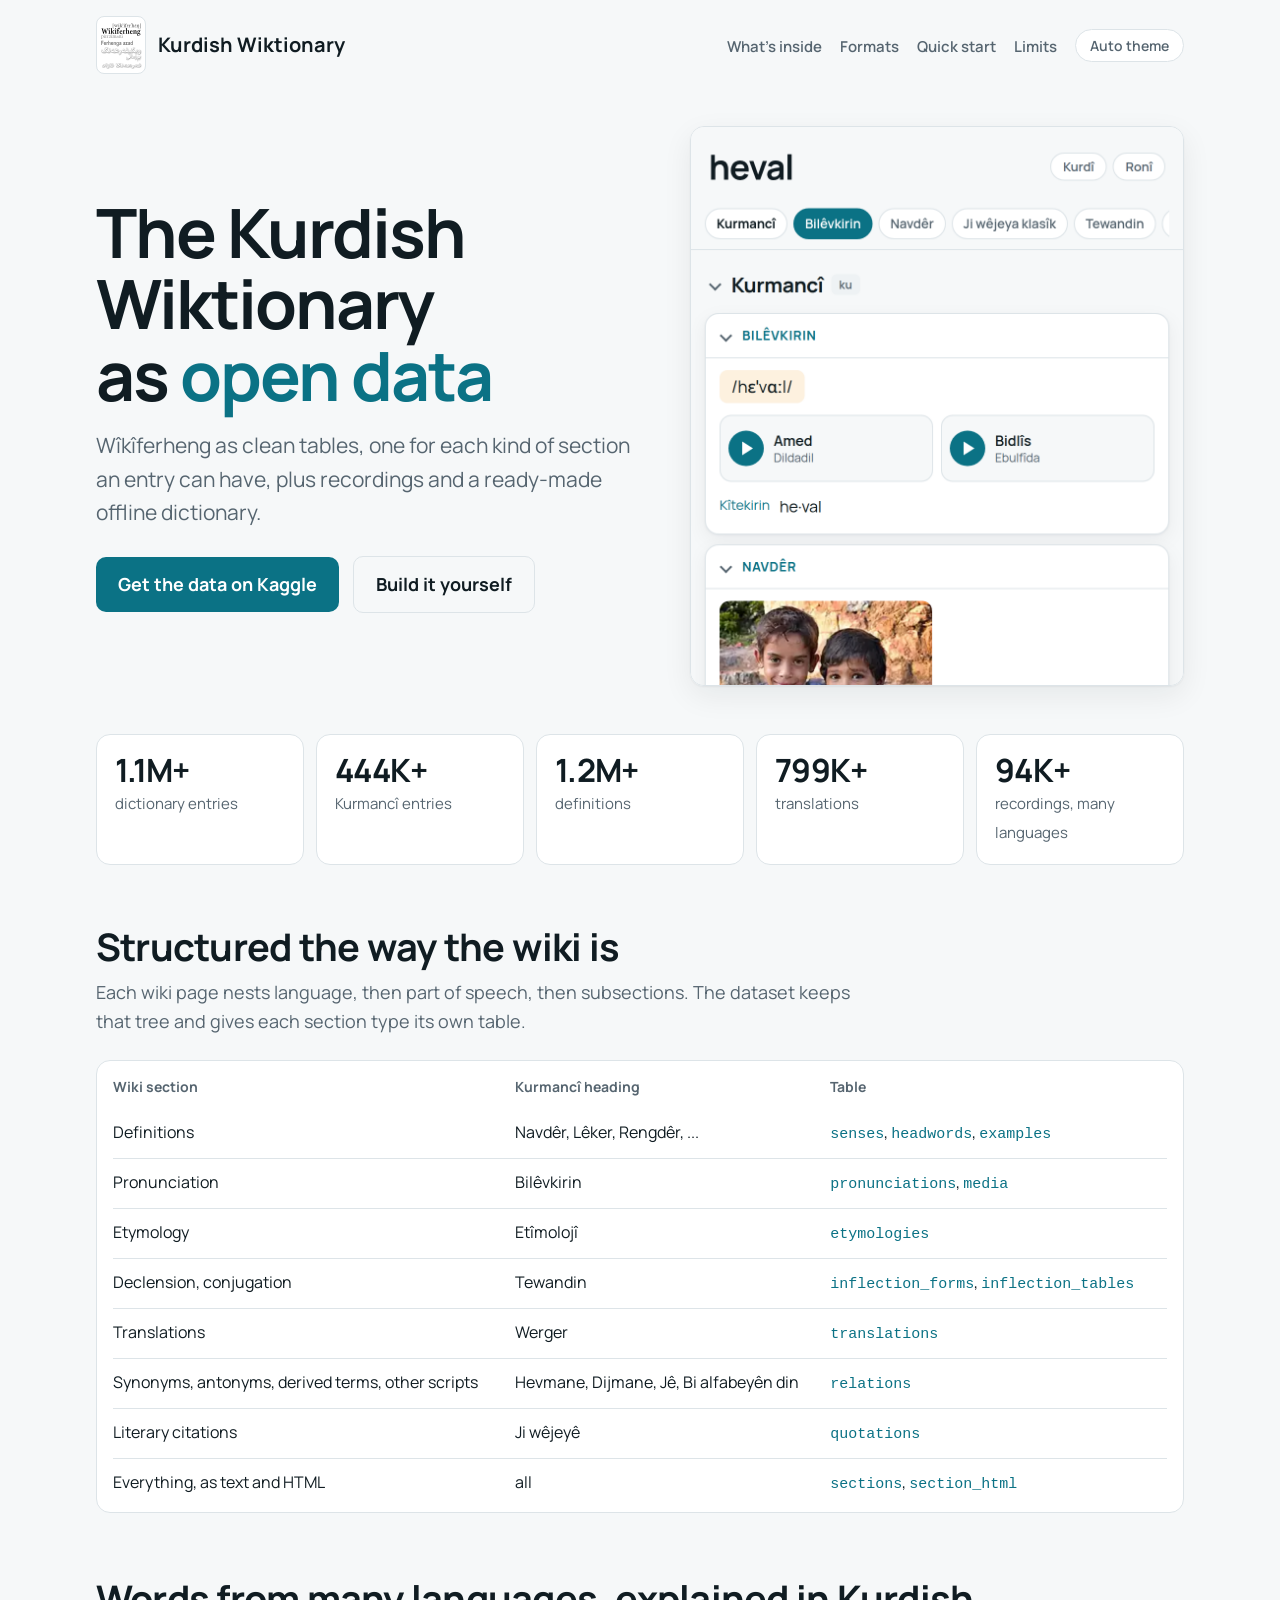
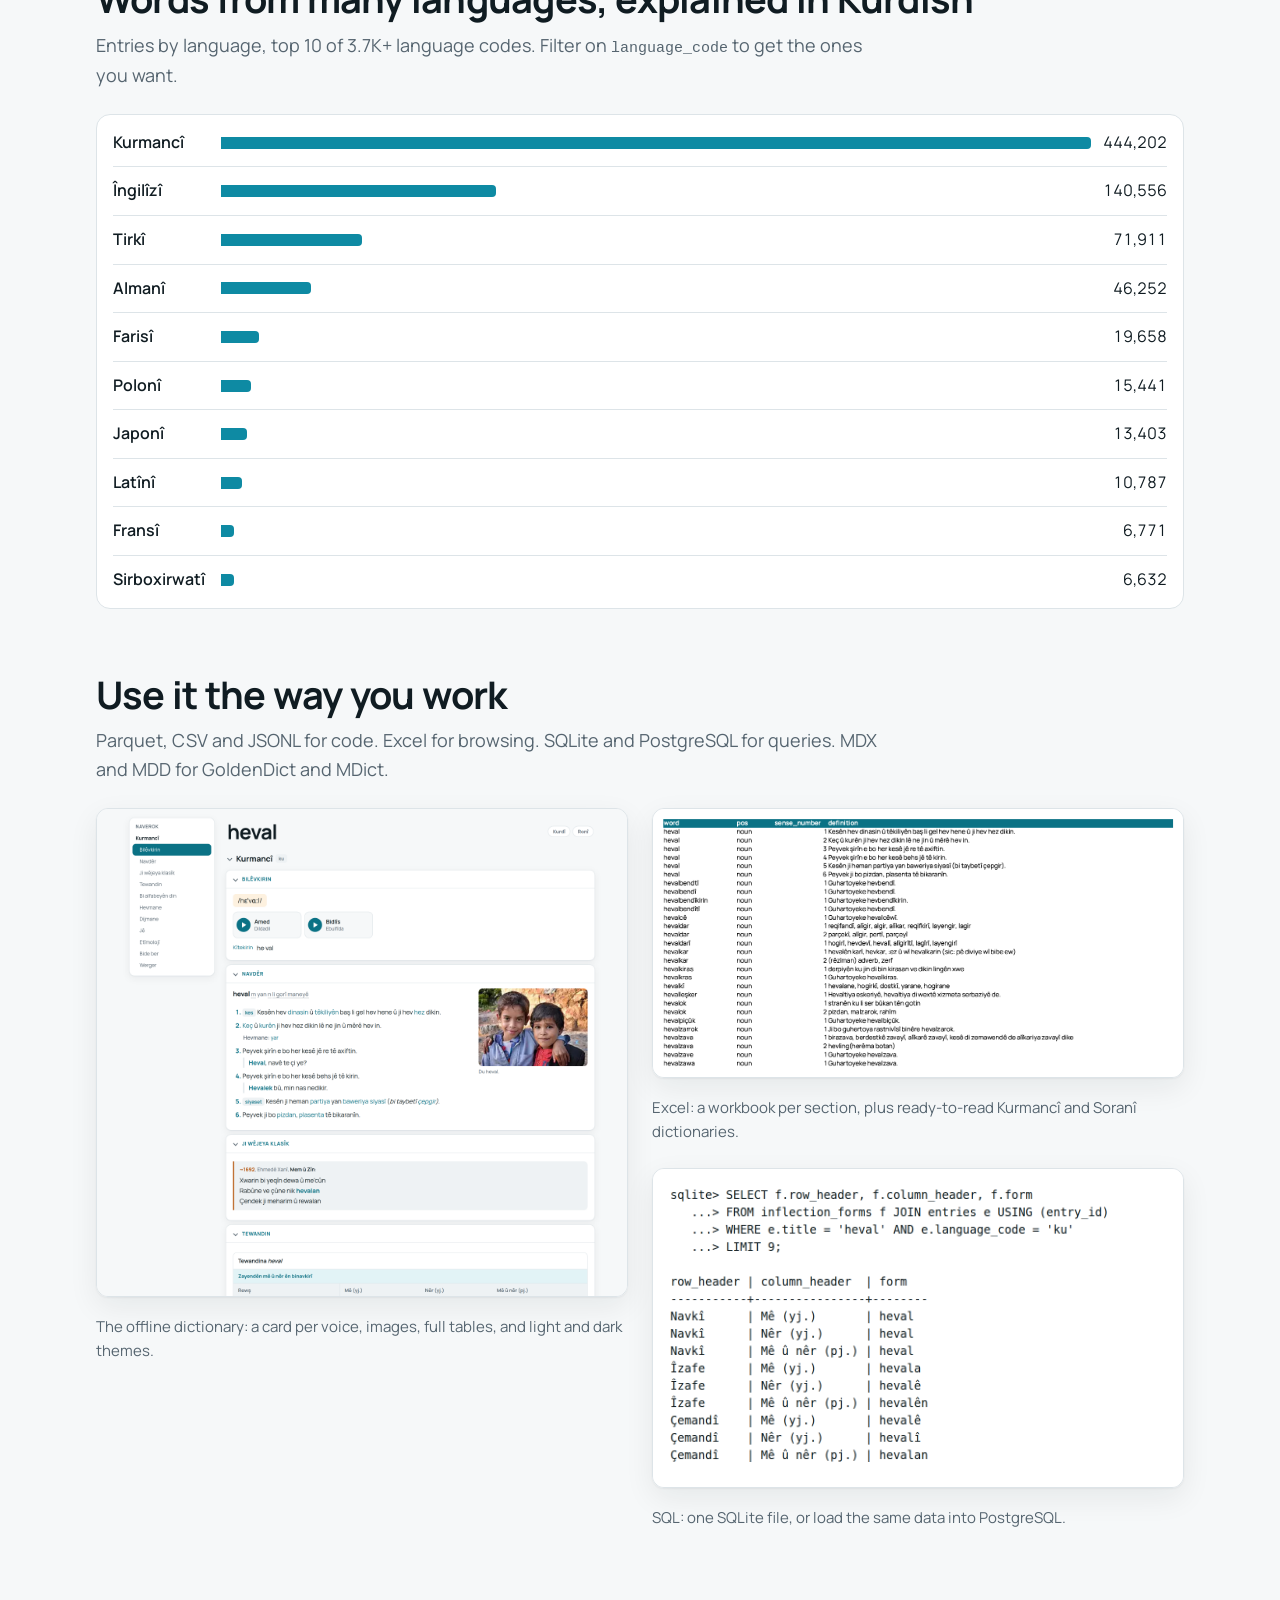
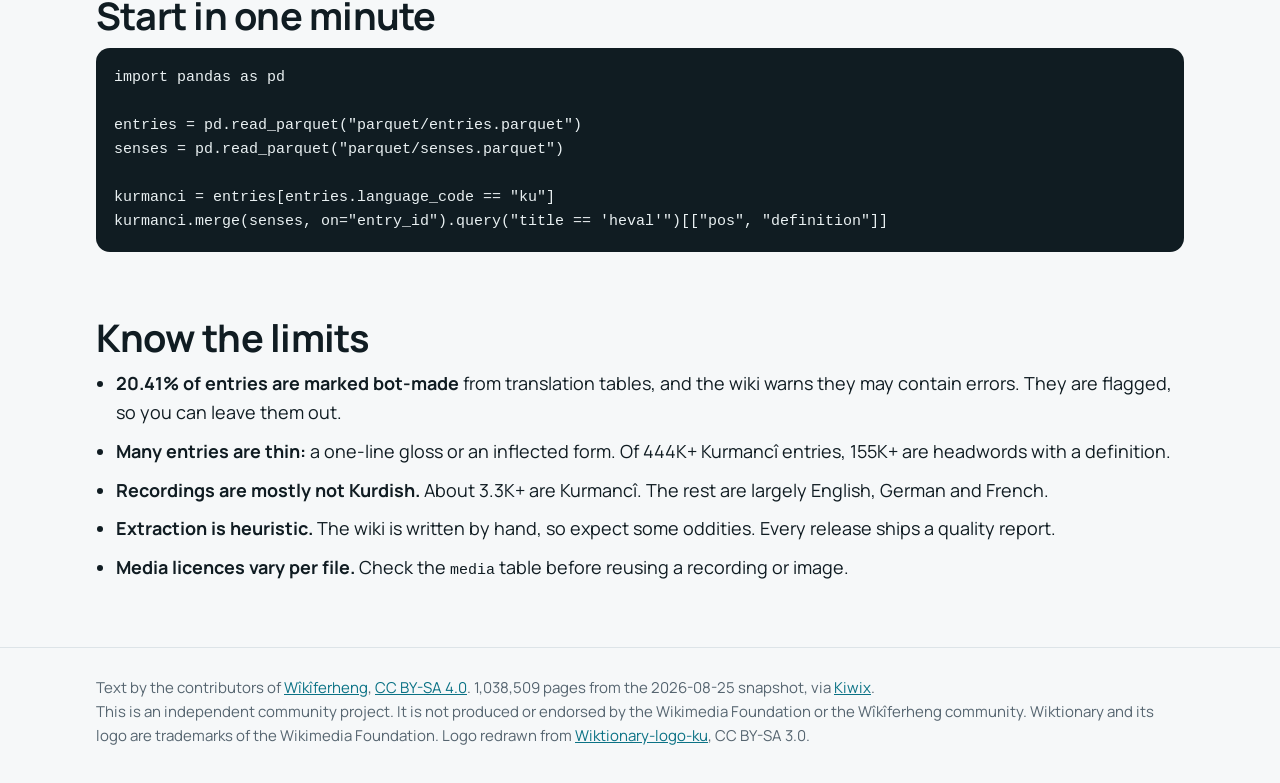
<file: site/index.html>
<!doctype html>
<html lang="en">
<head>
<meta charset="utf-8">
<meta name="viewport" content="width=device-width, initial-scale=1">
<title>Kurdish Wiktionary: open data</title>
<meta name="description" content="1,109,037 Kurdish Wiktionary entries as structured open data: SQL, Excel, Parquet, audio and an offline dictionary.">
<meta property="og:title" content="The Kurdish Wiktionary as open data">
<meta property="og:description" content="Every section as a table. SQL, Excel, Parquet, audio, and an offline dictionary.">
<meta property="og:image" content="assets/social-card-dark.png">
<meta name="theme-color" content="#F6F8F9" media="(prefers-color-scheme: light)">
<meta name="theme-color" content="#0A1215" media="(prefers-color-scheme: dark)">
<link rel="icon" href="assets/logo-192.png" type="image/png">
<link rel="preconnect" href="https://fonts.googleapis.com">
<link rel="preconnect" href="https://fonts.gstatic.com" crossorigin>
<link rel="stylesheet" href="https://fonts.googleapis.com/css2?family=Manrope:wght@400;500;600;700&display=swap">
<style>
@font-face{font-family:Sahel;font-weight:400;src:url(assets/fonts/Sahel-WOL.woff2) format("woff2")}
@font-face{font-family:Sahel;font-weight:600;src:url(assets/fonts/Sahel-SemiBold-WOL.woff2) format("woff2")}
@font-face{font-family:Sahel;font-weight:700;src:url(assets/fonts/Sahel-Bold-WOL.woff2) format("woff2")}
:root{--bg:#F6F8F9;--surface:#FFFFFF;--raised:#EEF2F4;--ink:#101C22;--muted:#566570;--line:#DDE4E8;--accent:#0B7285;--soft:#E2F3F6;--highlight:#B45309;--on-accent:#FFFFFF;--bar:#0E8AA3;--code:#101C22;--on-code:#E9F0F2;--shadow:0 1px 2px rgba(16,28,34,.05),0 10px 30px rgba(16,28,34,.07);color-scheme:light}
@media (prefers-color-scheme:dark){:root:not([data-theme="light"]){--bg:#0A1215;--surface:#121C20;--raised:#1A272C;--ink:#E9F0F2;--muted:#9DAFB7;--line:#27363C;--accent:#5CCBDE;--soft:#123239;--highlight:#F7B955;--on-accent:#06181C;--bar:#25A9C2;--code:#071013;--shadow:0 1px 2px rgba(0,0,0,.4),0 10px 30px rgba(0,0,0,.35);color-scheme:dark}}
:root[data-theme="dark"]{--bg:#0A1215;--surface:#121C20;--raised:#1A272C;--ink:#E9F0F2;--muted:#9DAFB7;--line:#27363C;--accent:#5CCBDE;--soft:#123239;--highlight:#F7B955;--on-accent:#06181C;--bar:#25A9C2;--code:#071013;--shadow:0 1px 2px rgba(0,0,0,.4),0 10px 30px rgba(0,0,0,.35);color-scheme:dark}
/* Screenshots exist per theme; show the one matching the page. */
.on-dark{display:none}
@media (prefers-color-scheme:dark){:root:not([data-theme="light"]) .on-dark{display:block}:root:not([data-theme="light"]) .on-light{display:none}}
:root[data-theme="dark"] .on-dark{display:block}
:root[data-theme="dark"] .on-light{display:none}
*{box-sizing:border-box}
html{scroll-behavior:smooth}
body{margin:0;background:var(--bg);color:var(--ink);font:400 18px/1.6 Manrope,Sahel,system-ui,sans-serif}
[dir="rtl"]{font-family:Sahel,Manrope,system-ui,sans-serif}
a{color:var(--accent)}
.wrap{max-width:1120px;margin:0 auto;padding:0 16px}
header.top{display:flex;align-items:center;justify-content:space-between;padding:16px 0;gap:16px}
.brand{display:flex;align-items:center;gap:12px;font-weight:700;font-size:20px;color:inherit;text-decoration:none}
.plate{display:block;width:50px;height:58px;padding:3px;background:#fff;border:1px solid var(--line);border-radius:8px}
.top-right{display:flex;align-items:center;gap:18px}
nav a{margin-left:18px;color:var(--muted);text-decoration:none;font-weight:600;font-size:15px}
nav a:hover{color:var(--accent)}
.theme{appearance:none;border:1px solid var(--line);background:var(--surface);color:var(--muted);border-radius:999px;padding:6px 14px;font:600 14px Manrope,system-ui,sans-serif;cursor:pointer;white-space:nowrap}
.theme:hover{color:var(--accent);border-color:var(--accent)}
.hero{display:grid;grid-template-columns:minmax(0,1fr);gap:32px;padding:36px 0 40px;align-items:center}
h1{font-size:clamp(40px,6.4vw,68px);line-height:1.05;letter-spacing:-.03em;margin:0 0 18px}
h1 em{font-style:normal;color:var(--accent)}
.lead{font-size:clamp(18px,2.2vw,21px);color:var(--muted);margin:0 0 26px}
.cta{display:inline-block;background:var(--accent);color:var(--on-accent);padding:13px 22px;border-radius:10px;font-weight:700;text-decoration:none;margin:0 10px 10px 0}
.cta:hover{filter:brightness(1.08)}
.cta.alt{background:transparent;color:var(--ink);border:1px solid var(--line)}
.cta.alt:hover{border-color:var(--accent);color:var(--accent);filter:none}
.hero-shot img{width:100%;max-height:560px;object-fit:cover;object-position:top;border-radius:14px;border:1px solid var(--line);box-shadow:var(--shadow)}
.stats{display:grid;grid-template-columns:repeat(auto-fit,minmax(150px,1fr));gap:12px;margin:0 0 60px}
.stat{background:var(--surface);border:1px solid var(--line);border-radius:14px;padding:18px}
.stat b{display:block;font-size:32px;letter-spacing:-.02em;line-height:1.1}
.stat span{color:var(--muted);font-size:15px}
section{margin:0 0 64px}
h2{font-size:clamp(28px,4vw,38px);letter-spacing:-.02em;line-height:1.15;margin:0 0 10px}
.sub{color:var(--muted);max-width:44em;margin:0 0 24px}
.shot{width:100%;border-radius:12px;border:1px solid var(--line);box-shadow:var(--shadow)}
figure{margin:0}
figcaption{font-size:15px;color:var(--muted);margin-top:10px}
.two{display:grid;grid-template-columns:repeat(auto-fit,minmax(min(300px,100%),1fr));gap:24px}
.stack{display:grid;gap:24px;align-content:start}
.scroll{overflow-x:auto;background:var(--surface);border:1px solid var(--line);border-radius:14px;padding:4px 16px}
table{border-collapse:collapse;width:100%;font-size:16px}
th,td{text-align:left;padding:11px 12px 11px 0;border-bottom:1px solid var(--line);vertical-align:top}
tr:last-child>th,tr:last-child>td{border-bottom:0}
thead th{color:var(--muted);font-size:14px}
code,pre{font-family:ui-monospace,Menlo,Consolas,monospace;font-size:15px}
td code{color:var(--accent)}
pre{background:var(--code);color:var(--on-code);padding:18px;border-radius:14px;overflow-x:auto;margin:0}
.bars th{font-weight:600;white-space:nowrap;width:1%;padding-right:16px}
.bar-cell{width:100%;padding-right:12px;vertical-align:middle}
.bar{display:block;height:12px;background:var(--bar);border-radius:0 4px 4px 0;min-width:2px}
.value{text-align:right;font-variant-numeric:tabular-nums;white-space:nowrap;padding-right:0}
.bars tr:hover th,.bars tr:hover .value{color:var(--accent)}
ul.limits{padding-left:20px;margin:0}
ul.limits li{margin-bottom:10px}
footer{border-top:1px solid var(--line);padding:28px 0 48px;color:var(--muted);font-size:15px}
@media (min-width:900px){.hero{grid-template-columns:minmax(0,1.05fr) minmax(0,.95fr);gap:48px}}
@media (max-width:760px){nav{display:none}}
</style>
</head>
<body>
<div class="wrap">
  <header class="top">
    <a class="brand" href="#"><img class="plate" src="assets/wiktionary-logo-ku.svg" alt="Wîkîferheng">Kurdish Wiktionary</a>
    <div class="top-right">
      <nav><a href="#inside">What's inside</a><a href="#formats">Formats</a><a href="#start">Quick start</a><a href="#limits">Limits</a></nav>
      <button class="theme" type="button" aria-label="Change theme">Theme</button>
    </div>
  </header>

  <div class="hero">
    <div>
      <h1>The Kurdish Wiktionary<br>as <em>open data</em></h1>
      <p class="lead">Wîkîferheng as clean tables, one for each kind of section an entry can have, plus recordings and a ready-made offline dictionary.</p>
      <a class="cta" href="https://www.kaggle.com/datasets/zeroxdolan/wiktionary-wordlists">Get the data on Kaggle</a>
      <a class="cta alt" href="https://github.com/0xdolan/kurdish-wiktionary">Build it yourself</a>
    </div>
    <div class="hero-shot">
      <img class="on-light" src="assets/entry-heval-phone-light.png" alt="The entry heval on a phone: voice cards, a photo and definitions, in the light theme">
      <img class="on-dark" src="assets/entry-heval-phone-dark.png" alt="The entry heval on a phone: voice cards, a photo and definitions, in the dark theme">
    </div>
  </div>

  <div class="stats">
    <div class="stat"><b>1.1M+</b><span>dictionary entries</span></div>
    <div class="stat"><b>444K+</b><span>Kurmancî entries</span></div>
    <div class="stat"><b>1.2M+</b><span>definitions</span></div>
    <div class="stat"><b>799K+</b><span>translations</span></div>
    <div class="stat"><b>94K+</b><span>recordings, many languages</span></div>
  </div>

  <section id="inside">
    <h2>Structured the way the wiki is</h2>
    <p class="sub">Each wiki page nests language, then part of speech, then subsections. The dataset keeps that tree and gives each section type its own table.</p>
    <div class="scroll"><table>
      <thead><tr><th scope="col">Wiki section</th><th scope="col">Kurmancî heading</th><th scope="col">Table</th></tr></thead>
      <tbody>
        <tr><td>Definitions</td><td>Navdêr, Lêker, Rengdêr, ...</td><td><code>senses</code>, <code>headwords</code>, <code>examples</code></td></tr>
        <tr><td>Pronunciation</td><td>Bilêvkirin</td><td><code>pronunciations</code>, <code>media</code></td></tr>
        <tr><td>Etymology</td><td>Etîmolojî</td><td><code>etymologies</code></td></tr>
        <tr><td>Declension, conjugation</td><td>Tewandin</td><td><code>inflection_forms</code>, <code>inflection_tables</code></td></tr>
        <tr><td>Translations</td><td>Werger</td><td><code>translations</code></td></tr>
        <tr><td>Synonyms, antonyms, derived terms, other scripts</td><td>Hevmane, Dijmane, Jê, Bi alfabeyên din</td><td><code>relations</code></td></tr>
        <tr><td>Literary citations</td><td>Ji wêjeyê</td><td><code>quotations</code></td></tr>
        <tr><td>Everything, as text and HTML</td><td>all</td><td><code>sections</code>, <code>section_html</code></td></tr>
      </tbody>
    </table></div>
  </section>

  <section>
    <h2>Words from many languages, explained in Kurdish</h2>
    <p class="sub">Entries by language, top 10 of 3.7K+ language codes. Filter on <code>language_code</code> to get the ones you want.</p>
    <div class="scroll"><table class="bars"><tbody><tr title="Kurmancî: 444,202 entries, 509,683 definitions"><th scope="row">Kurmancî</th><td class="bar-cell"><span class="bar" style="width:100.0%"></span></td><td class="value">444,202</td></tr><tr title="Îngilîzî: 140,556 entries, 149,546 definitions"><th scope="row">Îngilîzî</th><td class="bar-cell"><span class="bar" style="width:31.6%"></span></td><td class="value">140,556</td></tr><tr title="Tirkî: 71,911 entries, 98,806 definitions"><th scope="row">Tirkî</th><td class="bar-cell"><span class="bar" style="width:16.2%"></span></td><td class="value">71,911</td></tr><tr title="Almanî: 46,252 entries, 50,145 definitions"><th scope="row">Almanî</th><td class="bar-cell"><span class="bar" style="width:10.4%"></span></td><td class="value">46,252</td></tr><tr title="Farisî: 19,658 entries, 21,321 definitions"><th scope="row">Farisî</th><td class="bar-cell"><span class="bar" style="width:4.4%"></span></td><td class="value">19,658</td></tr><tr title="Polonî: 15,441 entries, 15,450 definitions"><th scope="row">Polonî</th><td class="bar-cell"><span class="bar" style="width:3.5%"></span></td><td class="value">15,441</td></tr><tr title="Japonî: 13,403 entries, 13,430 definitions"><th scope="row">Japonî</th><td class="bar-cell"><span class="bar" style="width:3.0%"></span></td><td class="value">13,403</td></tr><tr title="Latînî: 10,787 entries, 10,837 definitions"><th scope="row">Latînî</th><td class="bar-cell"><span class="bar" style="width:2.4%"></span></td><td class="value">10,787</td></tr><tr title="Fransî: 6,771 entries, 7,212 definitions"><th scope="row">Fransî</th><td class="bar-cell"><span class="bar" style="width:1.5%"></span></td><td class="value">6,771</td></tr><tr title="Sirboxirwatî: 6,632 entries, 6,644 definitions"><th scope="row">Sirboxirwatî</th><td class="bar-cell"><span class="bar" style="width:1.5%"></span></td><td class="value">6,632</td></tr></tbody></table></div>
  </section>

  <section id="formats">
    <h2>Use it the way you work</h2>
    <p class="sub">Parquet, CSV and JSONL for code. Excel for browsing. SQLite and PostgreSQL for queries. MDX and MDD for GoldenDict and MDict.</p>
    <div class="two">
      <figure>
        <img class="shot on-light" src="assets/entry-heval-light.png" alt="The entry heval in the offline dictionary, light theme" loading="lazy">
        <img class="shot on-dark" src="assets/entry-heval-dark.png" alt="The entry heval in the offline dictionary, dark theme" loading="lazy">
        <figcaption>The offline dictionary: a card per voice, images, full tables, and light and dark themes.</figcaption>
      </figure>
      <div class="stack">
        <figure><img class="shot" src="assets/excel-dictionary.png" alt="A spreadsheet of Kurmancî words, parts of speech and definitions" loading="lazy"><figcaption>Excel: a workbook per section, plus ready-to-read Kurmancî and Soranî dictionaries.</figcaption></figure>
        <figure>
          <img class="shot on-light" src="assets/sql-inflections-light.png" alt="A SQL query listing the declined forms of heval" loading="lazy">
          <img class="shot on-dark" src="assets/sql-inflections-dark.png" alt="A SQL query listing the declined forms of heval" loading="lazy">
          <figcaption>SQL: one SQLite file, or load the same data into PostgreSQL.</figcaption>
        </figure>
      </div>
    </div>
  </section>

  <section id="start">
    <h2>Start in one minute</h2>
    <pre><code>import pandas as pd

entries = pd.read_parquet("parquet/entries.parquet")
senses = pd.read_parquet("parquet/senses.parquet")

kurmanci = entries[entries.language_code == "ku"]
kurmanci.merge(senses, on="entry_id").query("title == 'heval'")[["pos", "definition"]]</code></pre>
  </section>

  <section id="limits">
    <h2>Know the limits</h2>
    <ul class="limits">
      <li><b>20.41% of entries are marked bot-made</b> from translation tables, and the wiki warns they may contain errors. They are flagged, so you can leave them out.</li>
      <li><b>Many entries are thin:</b> a one-line gloss or an inflected form. Of 444K+ Kurmancî entries, 155K+ are headwords with a definition.</li>
      <li><b>Recordings are mostly not Kurdish.</b> About 3.3K+ are Kurmancî. The rest are largely English, German and French.</li>
      <li><b>Extraction is heuristic.</b> The wiki is written by hand, so expect some oddities. Every release ships a quality report.</li>
      <li><b>Media licences vary per file.</b> Check the <code>media</code> table before reusing a recording or image.</li>
    </ul>
  </section>
</div>
<footer><div class="wrap">
  Text by the contributors of <a href="https://ku.wiktionary.org">Wîkîferheng</a>, <a href="https://creativecommons.org/licenses/by-sa/4.0/">CC BY-SA 4.0</a>. 1,038,509 pages from the 2026-08-25 snapshot, via <a href="https://www.kiwix.org">Kiwix</a>.<br>
  This is an independent community project. It is not produced or endorsed by the Wikimedia Foundation or the Wîkîferheng community. Wiktionary and its logo are trademarks of the Wikimedia Foundation. Logo redrawn from <a href="https://commons.wikimedia.org/wiki/File:Wiktionary-logo-ku.png">Wiktionary-logo-ku</a>, CC BY-SA 3.0.
</div></footer>
<script>
(function () {
  var order = ["auto", "light", "dark"];
  var labels = { auto: "Auto theme", light: "Light", dark: "Dark" };
  var button = document.querySelector(".theme");
  var root = document.documentElement;
  var theme = "auto";
  try { theme = localStorage.getItem("wk-theme") || "auto"; } catch (e) {}
  function apply(next) {
    theme = next;
    if (next === "auto") root.removeAttribute("data-theme");
    else root.setAttribute("data-theme", next);
    button.textContent = labels[next];
  }
  apply(theme);
  button.addEventListener("click", function () {
    var next = order[(order.indexOf(theme) + 1) % order.length];
    try { localStorage.setItem("wk-theme", next); } catch (e) {}
    apply(next);
  });
})();
</script>
</body>
</html>
</file>
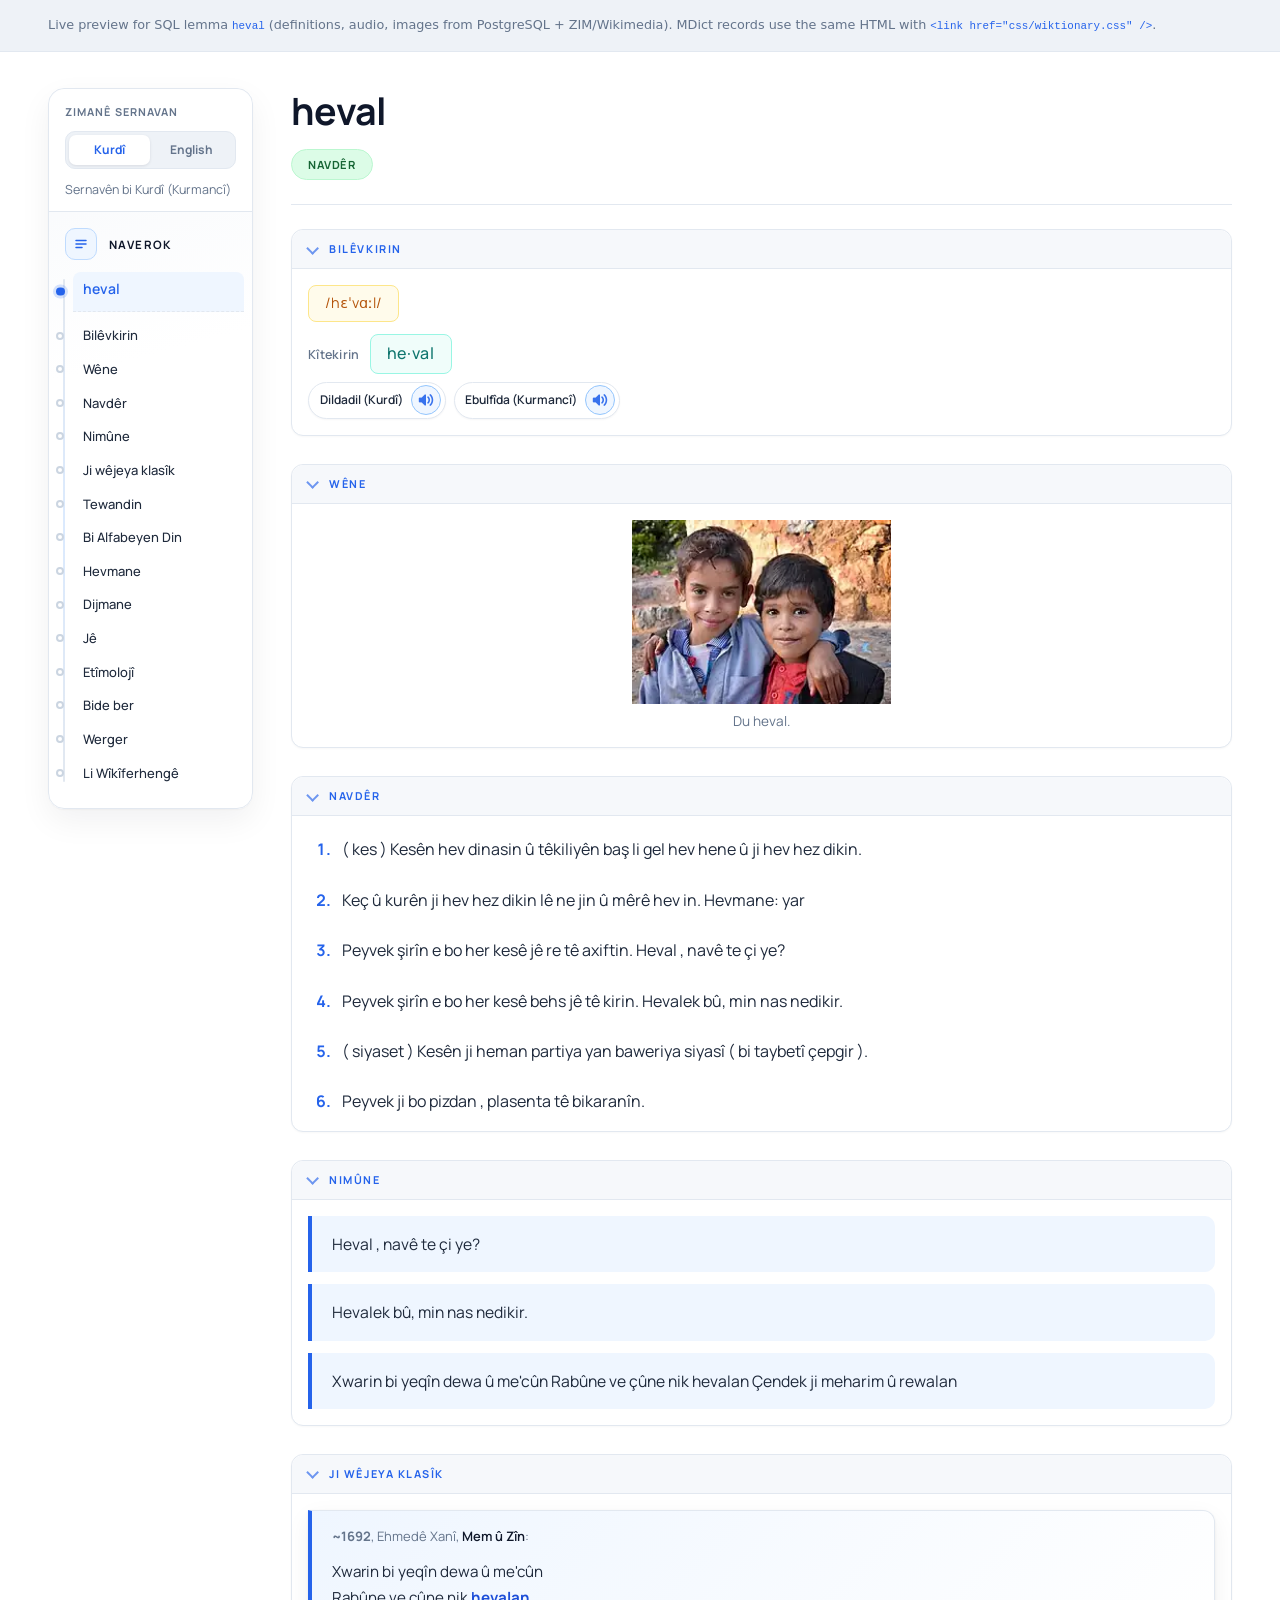
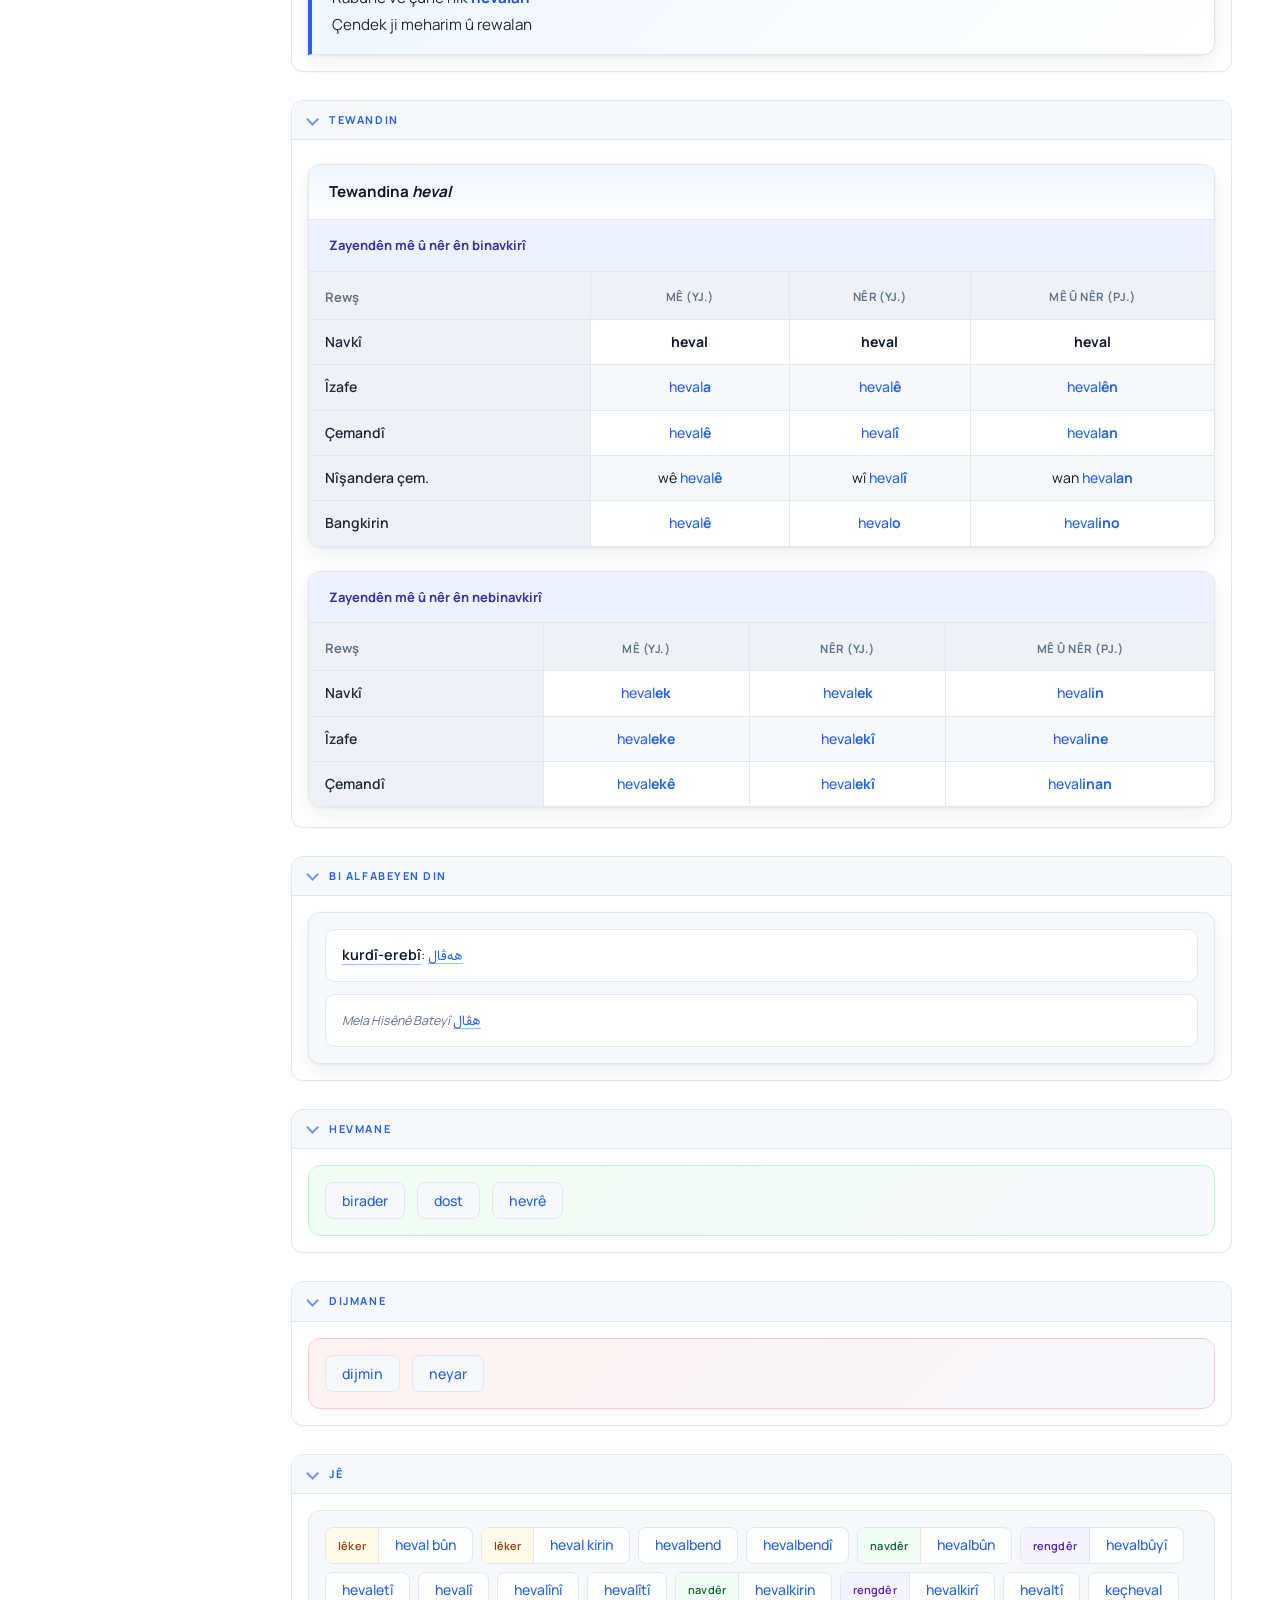
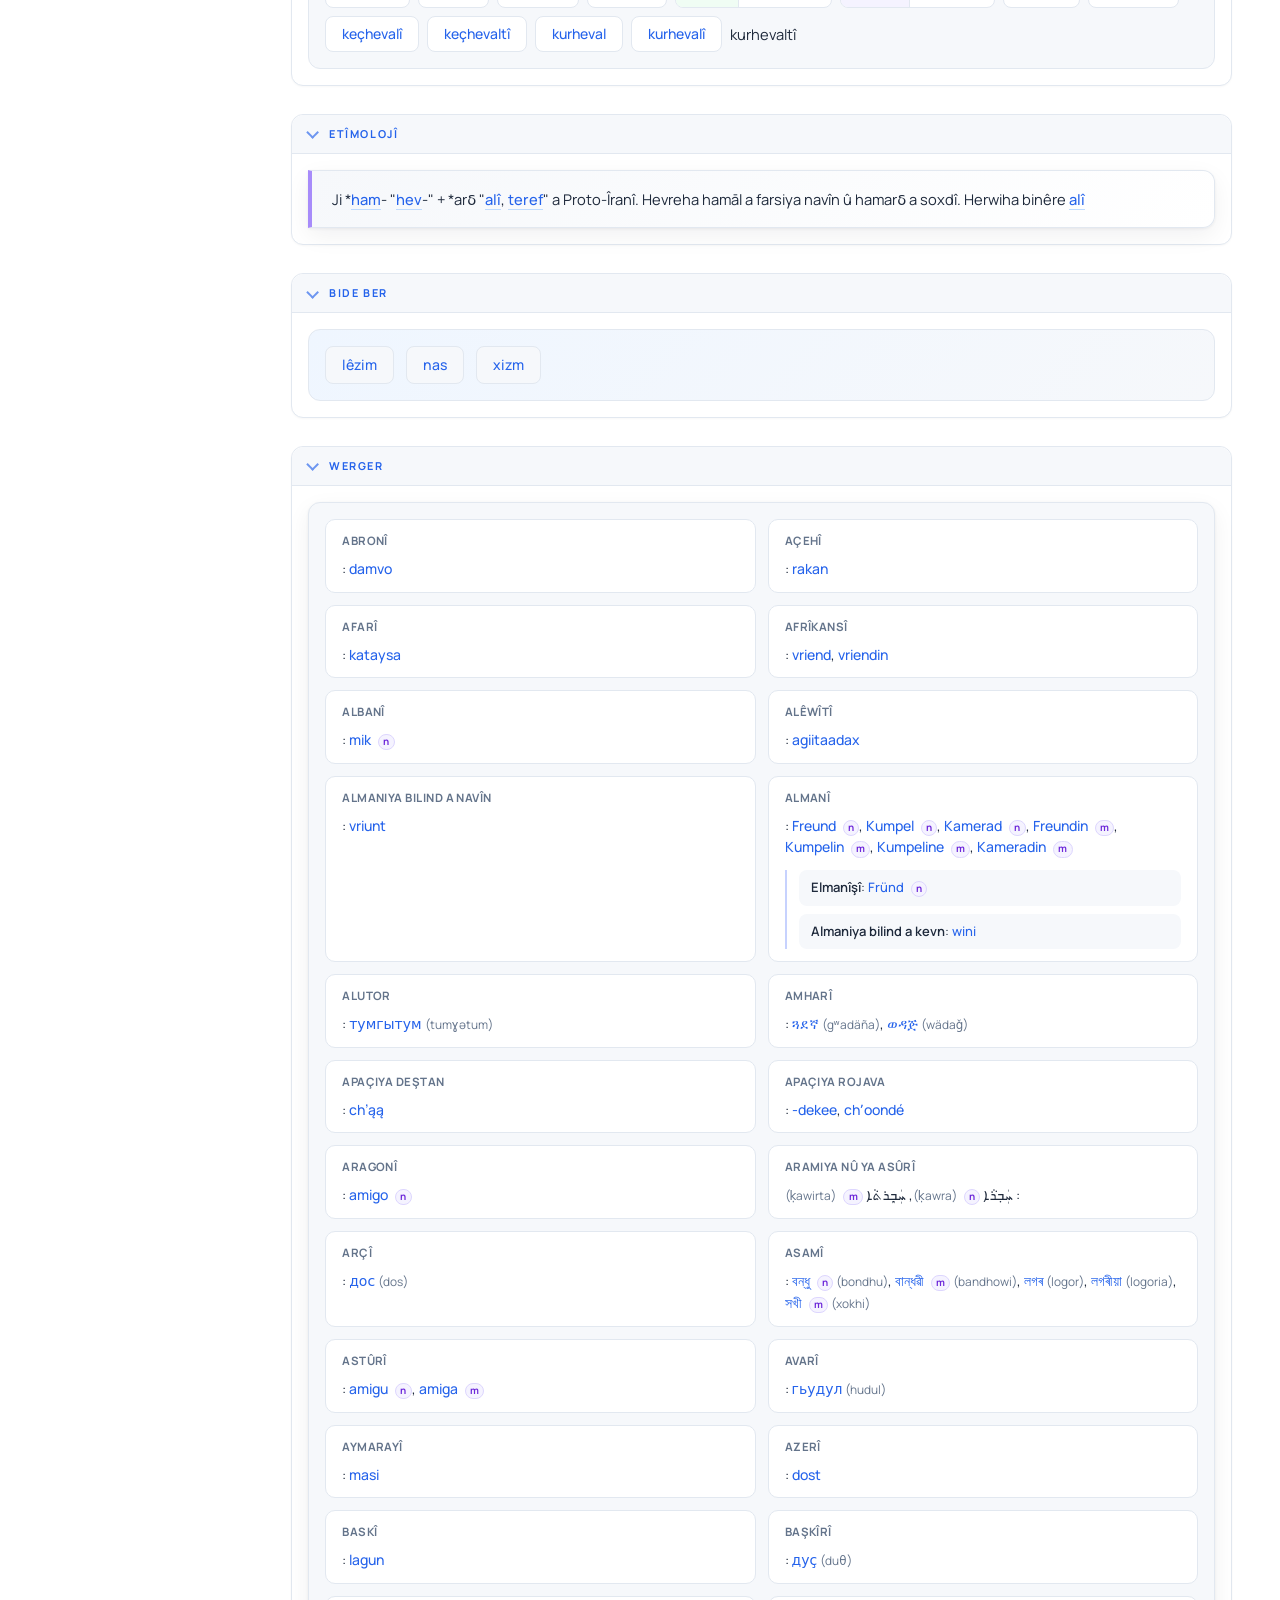
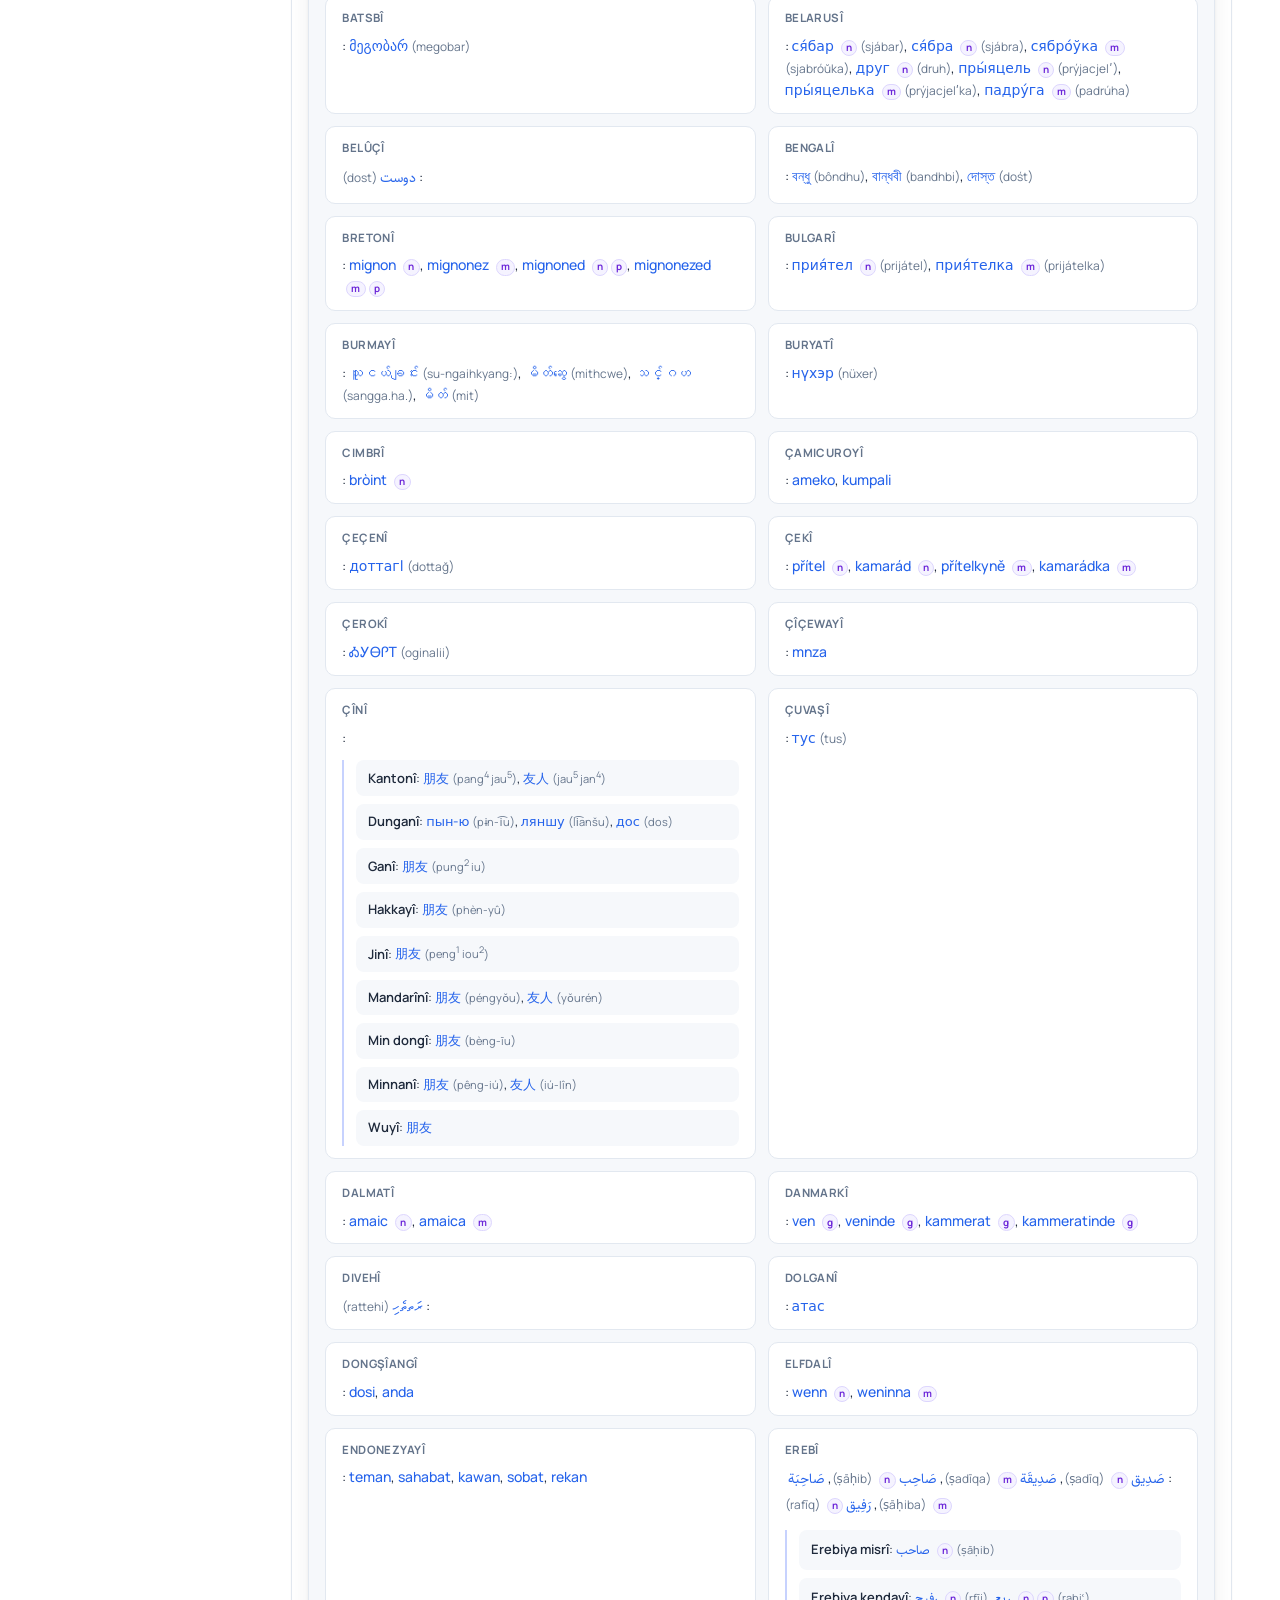
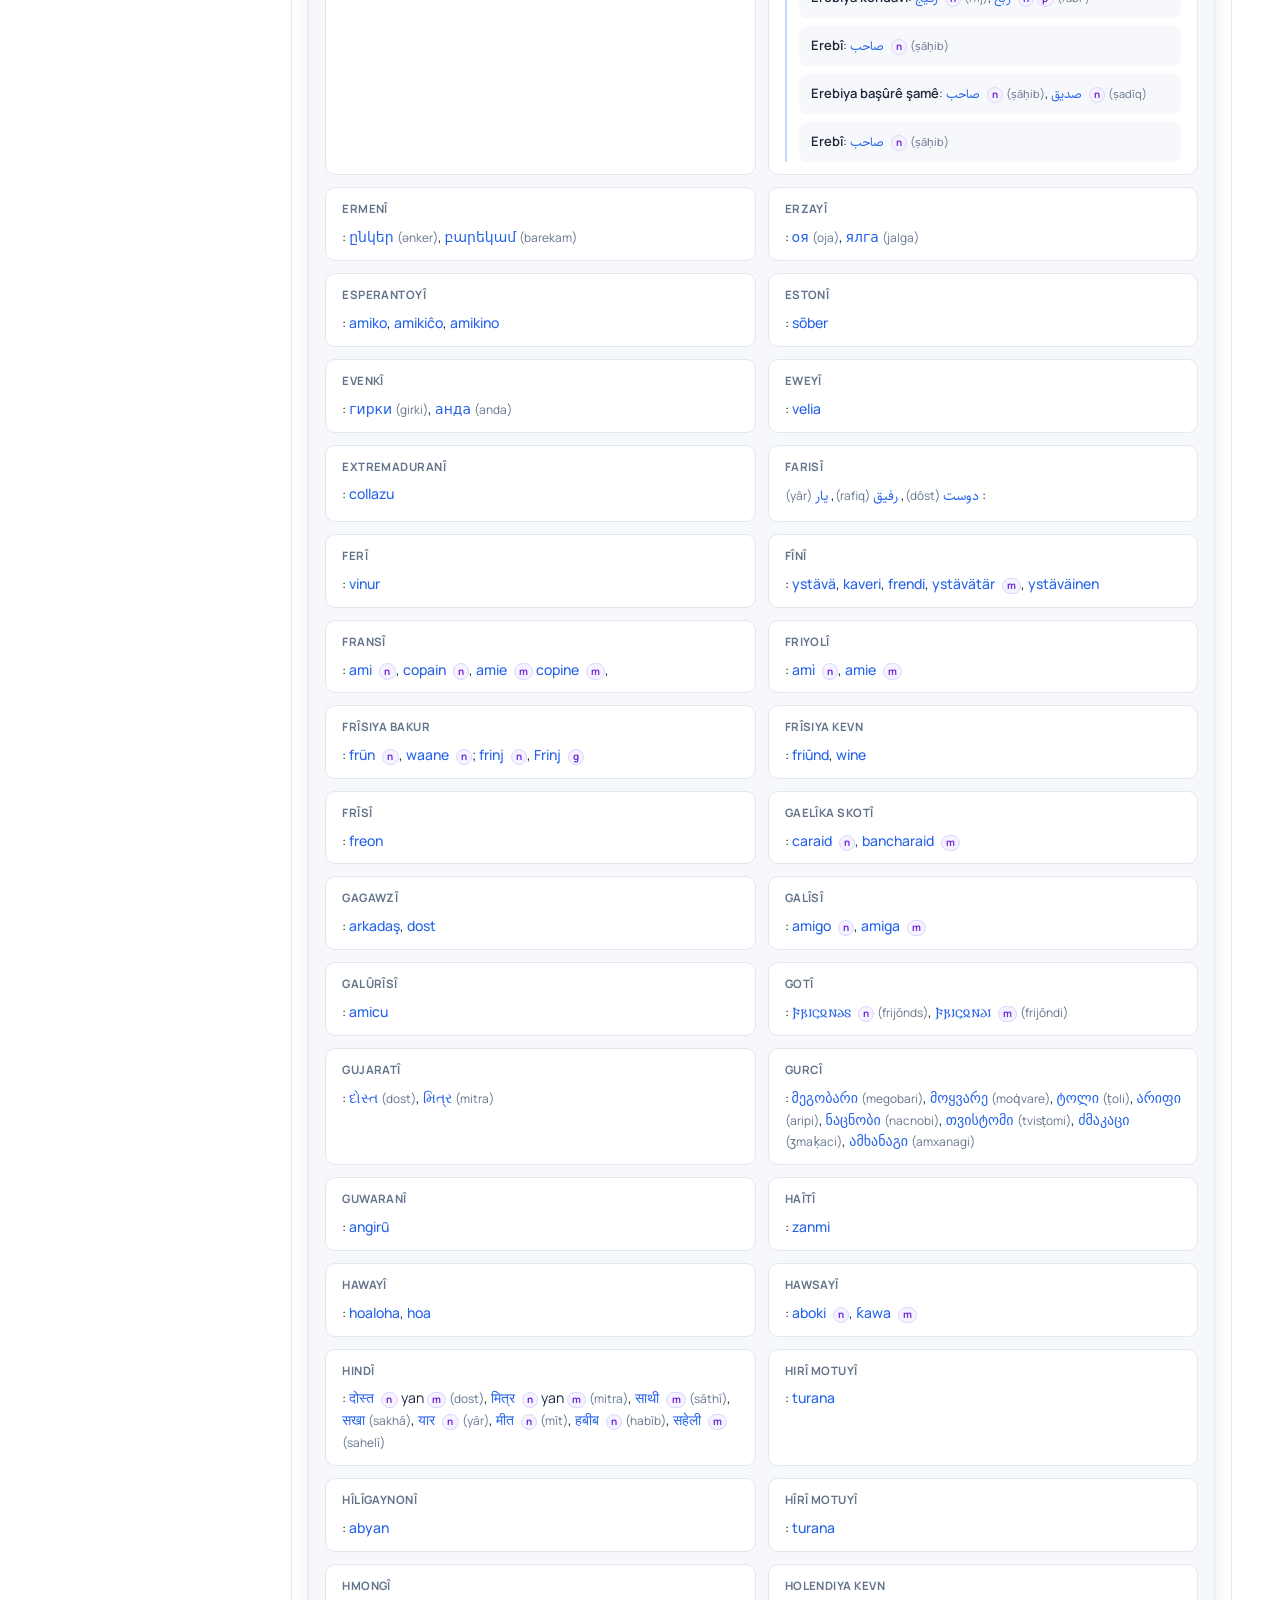
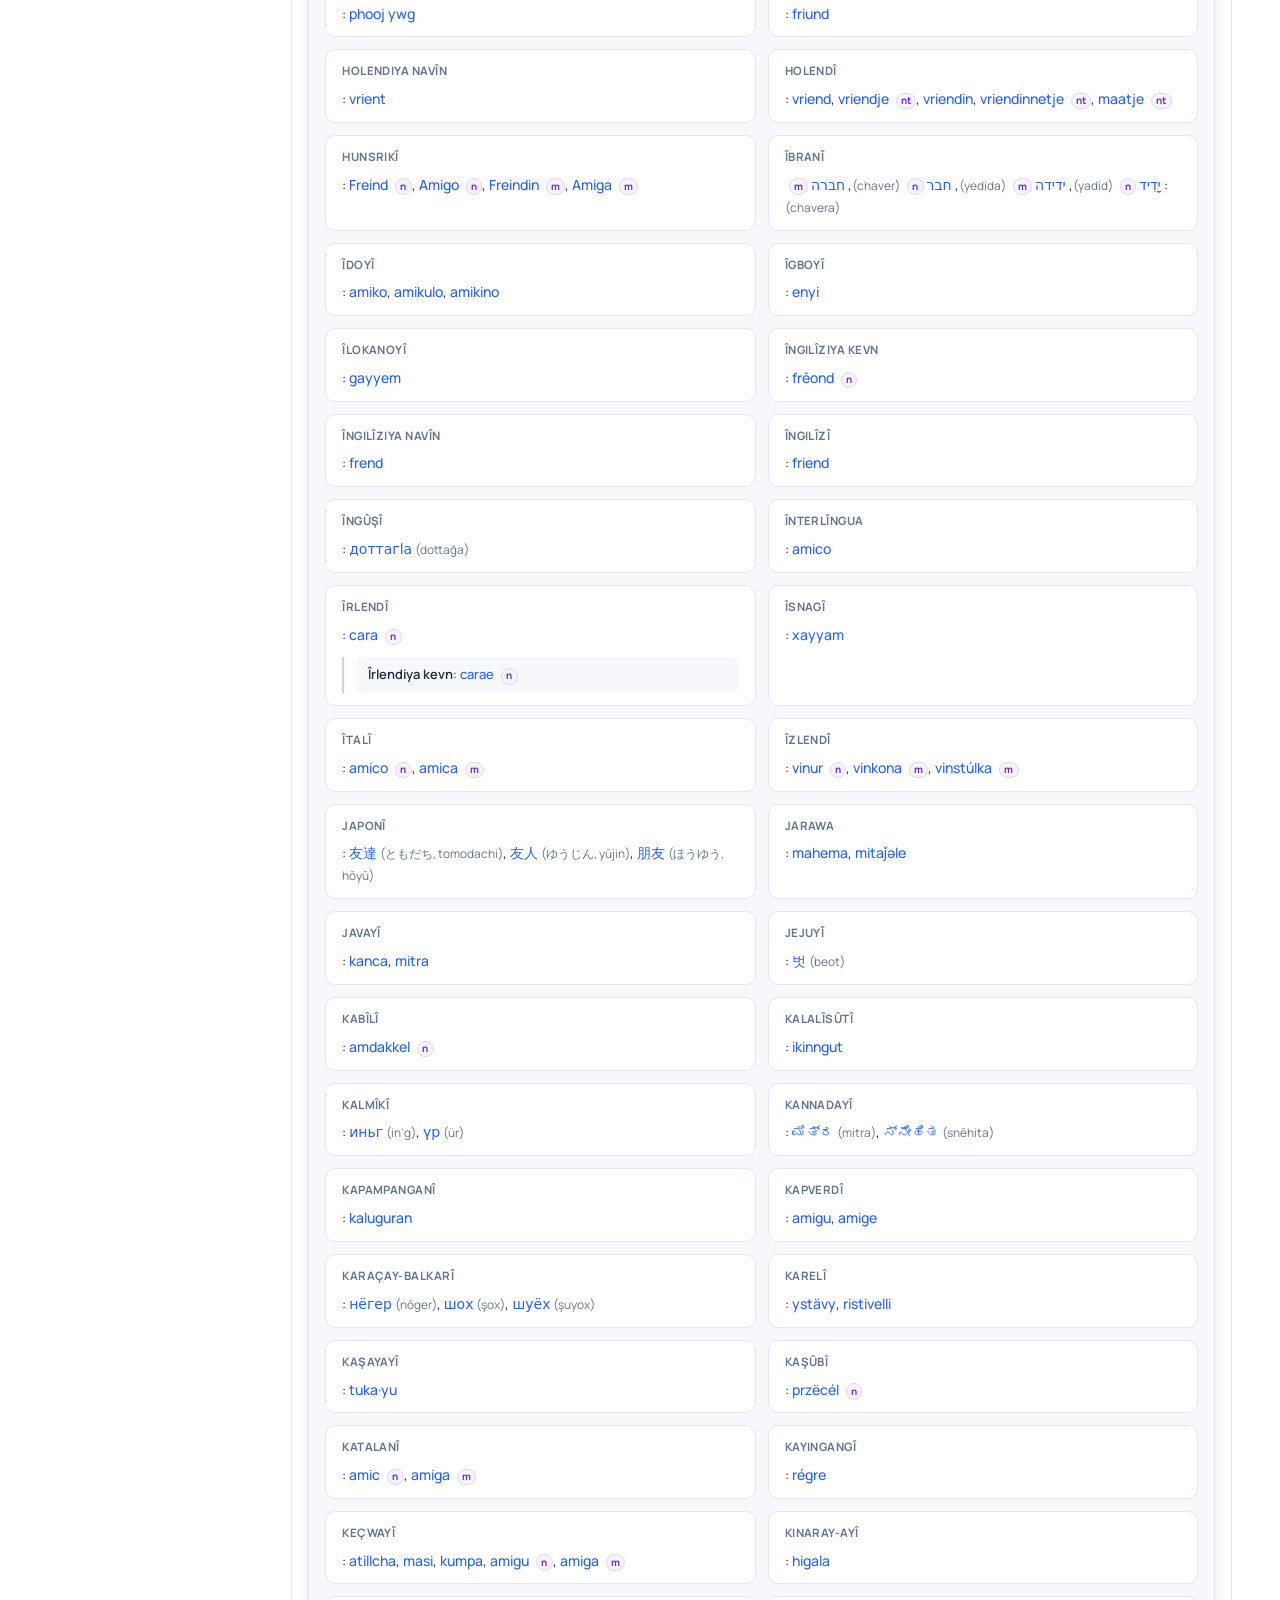
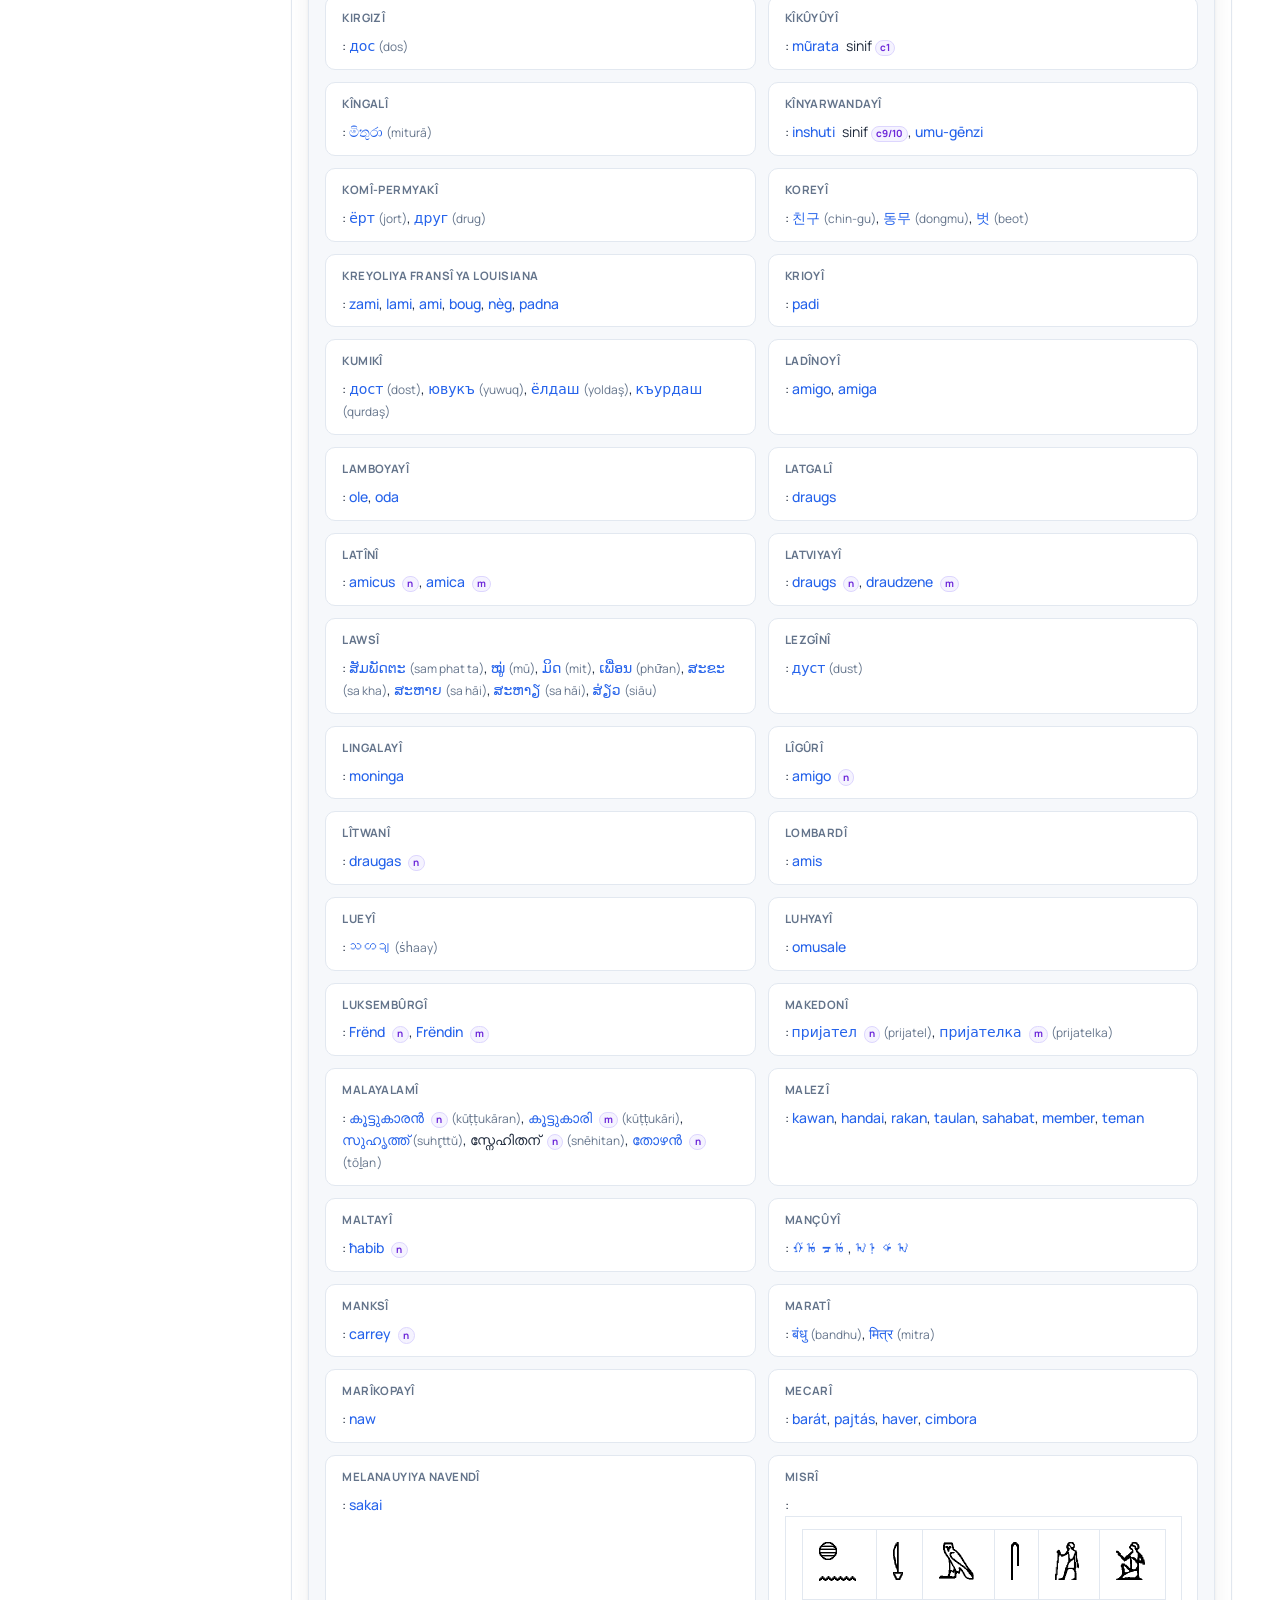
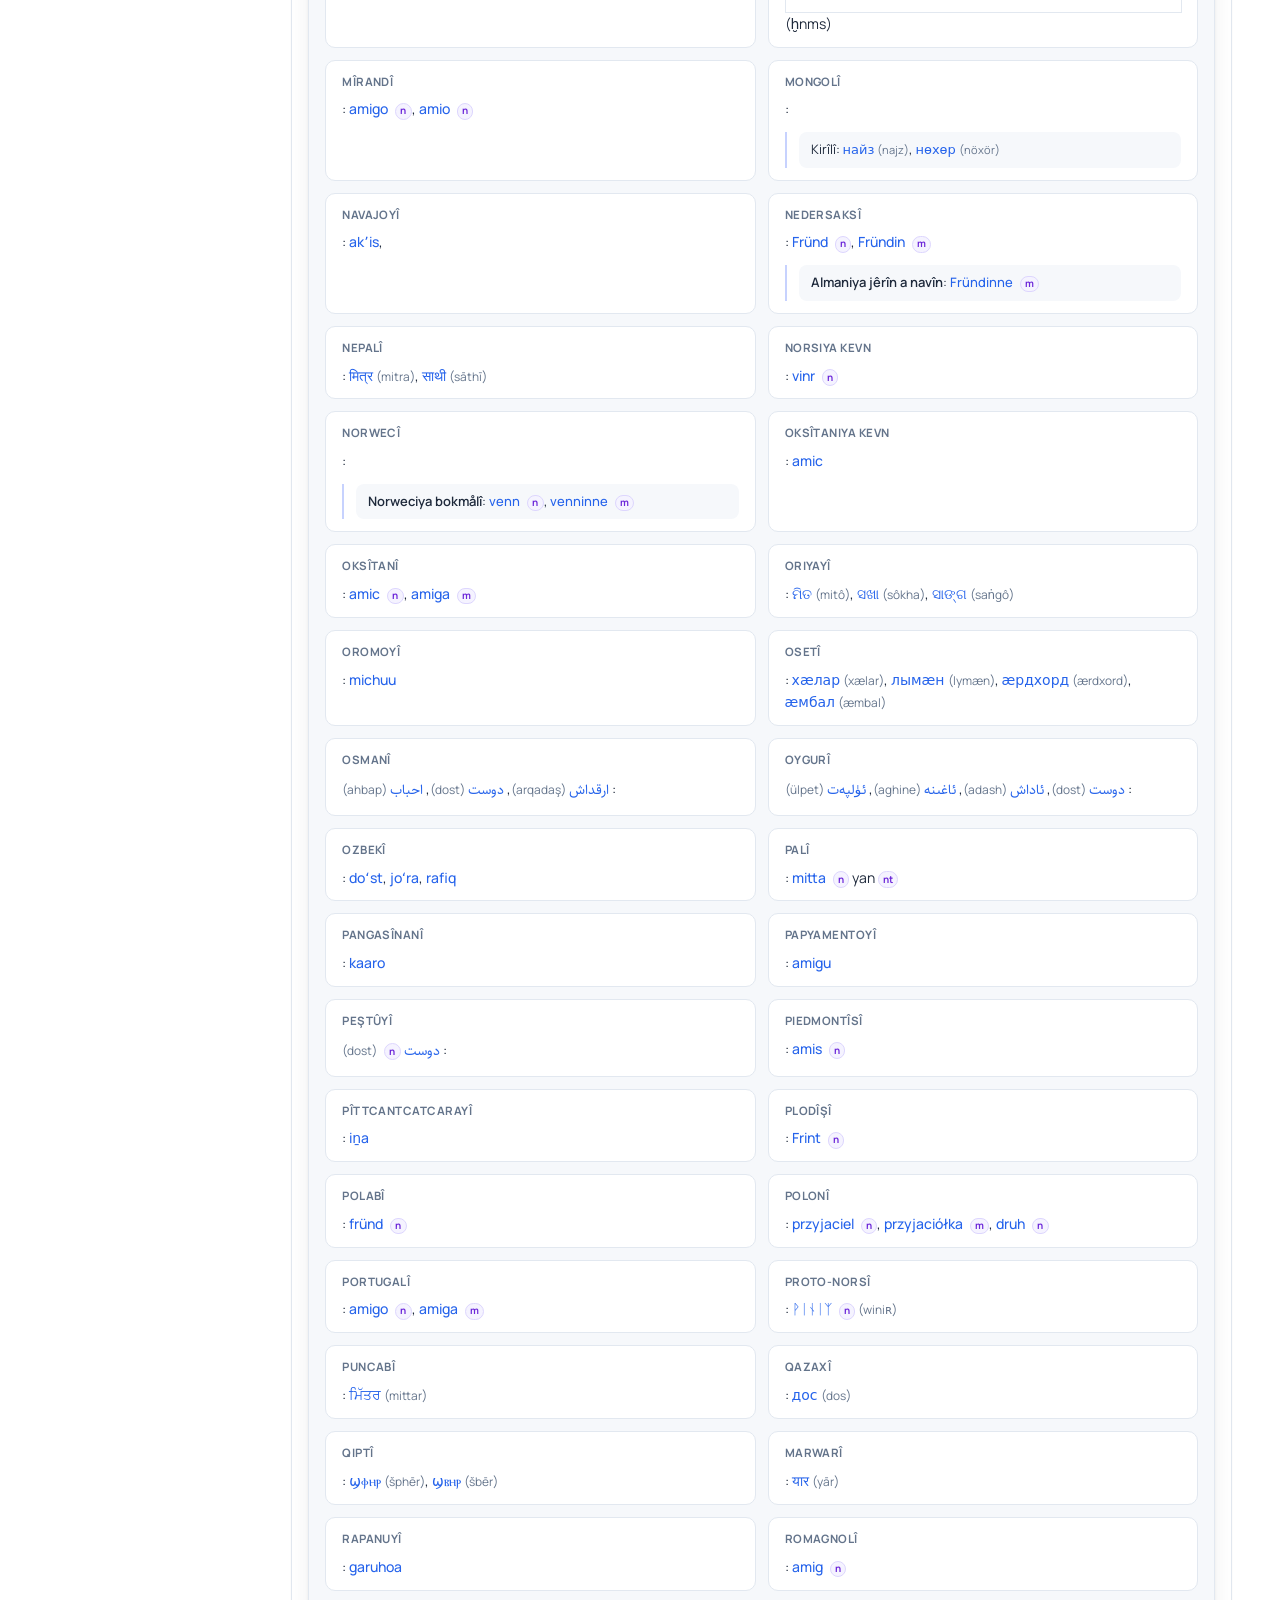
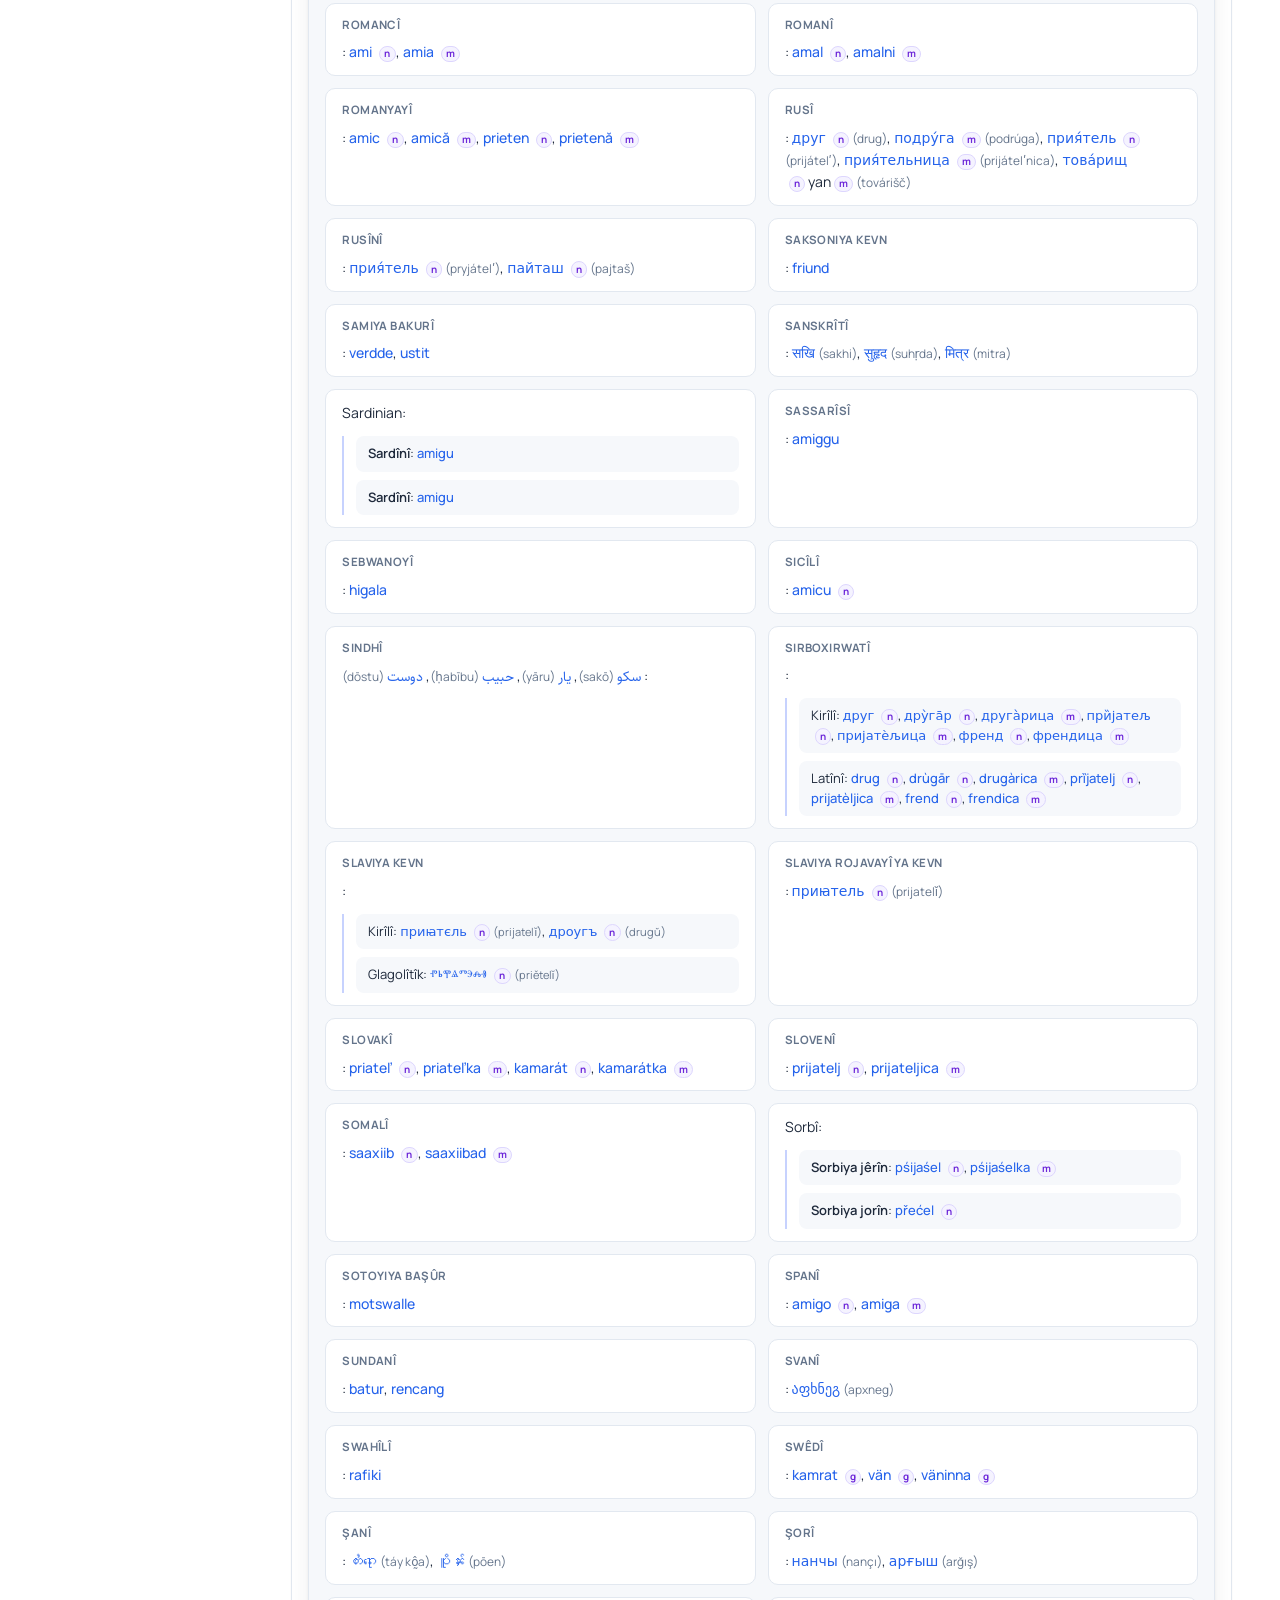
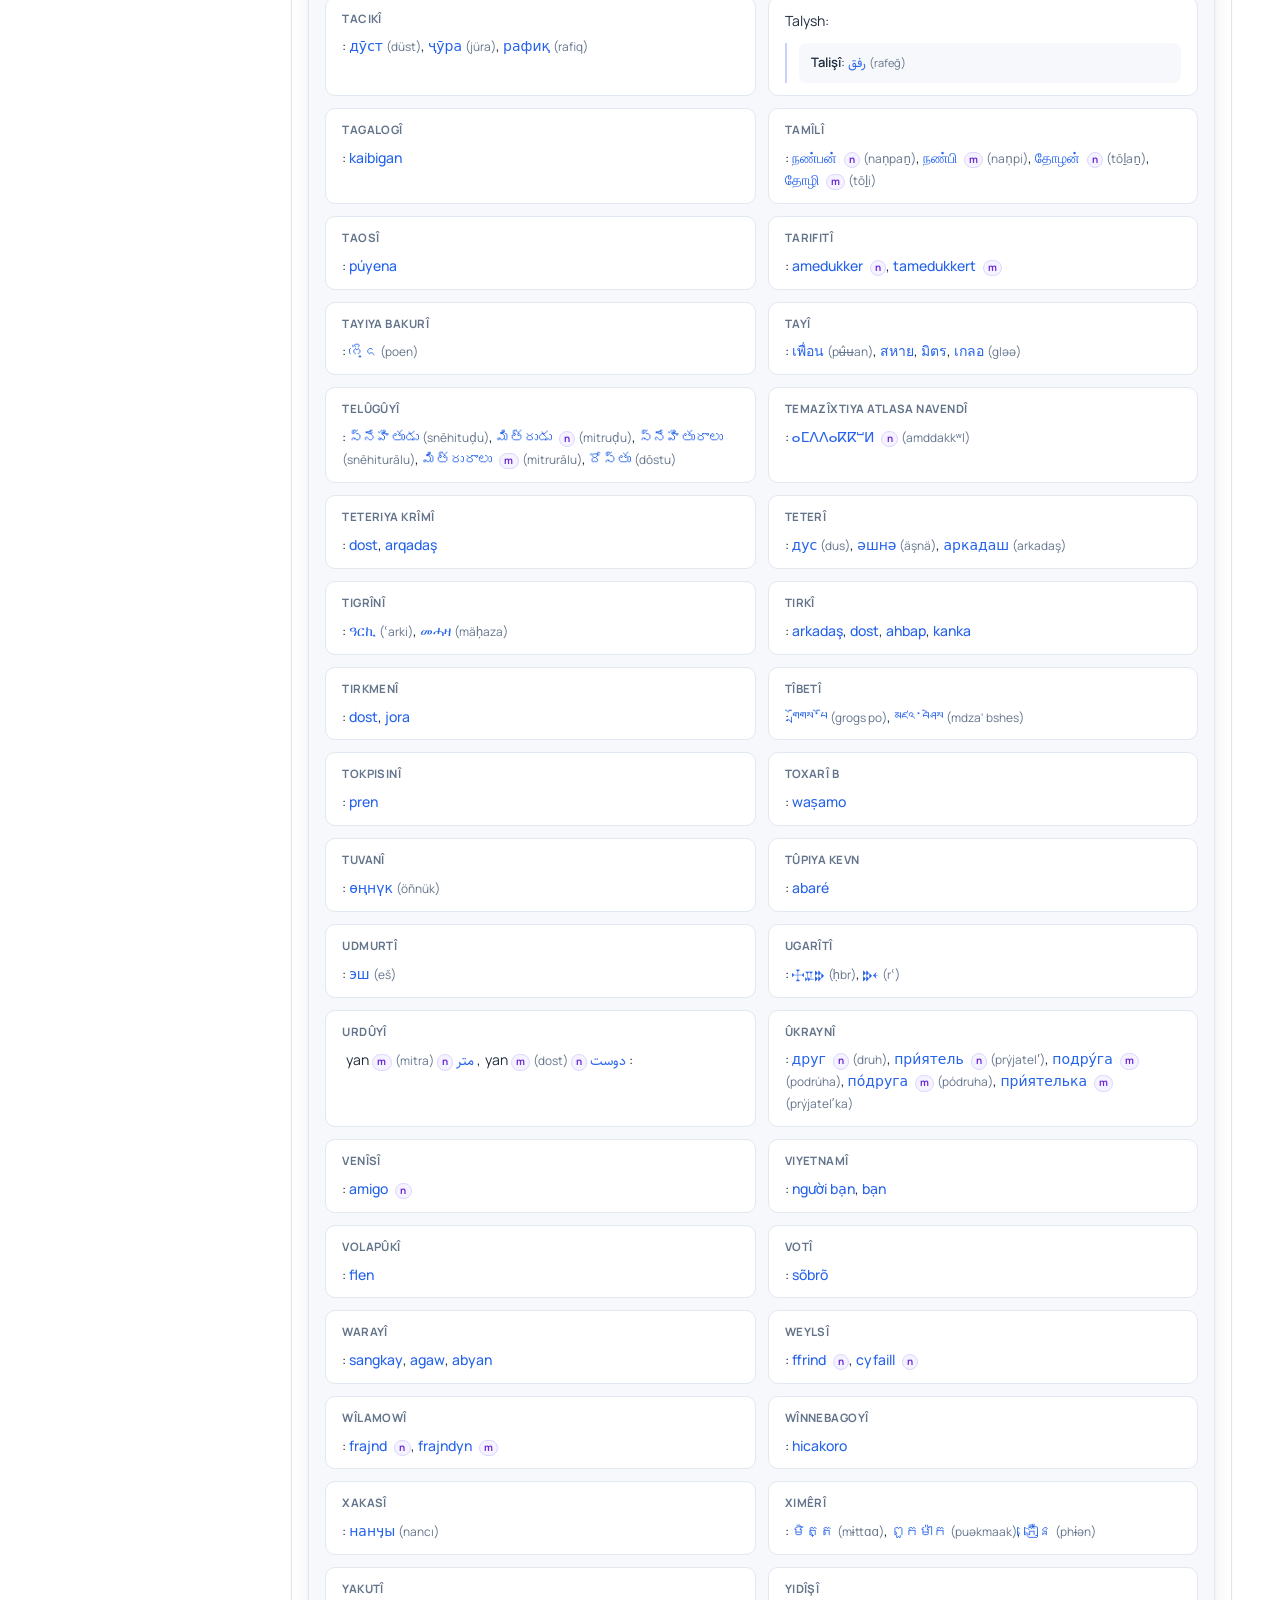
<file: assets/mdict/preview/index.html>
<!DOCTYPE html>
<html lang="ku">
<head>
  <meta charset="utf-8" />
  <meta http-equiv="refresh" content="0; url=heval.html" />
  <title>MDict preview</title>
  <script>location.replace("heval.html");</script>
</head>
<body><p><a href="heval.html">heval.html</a></p></body>
</html>
</file>
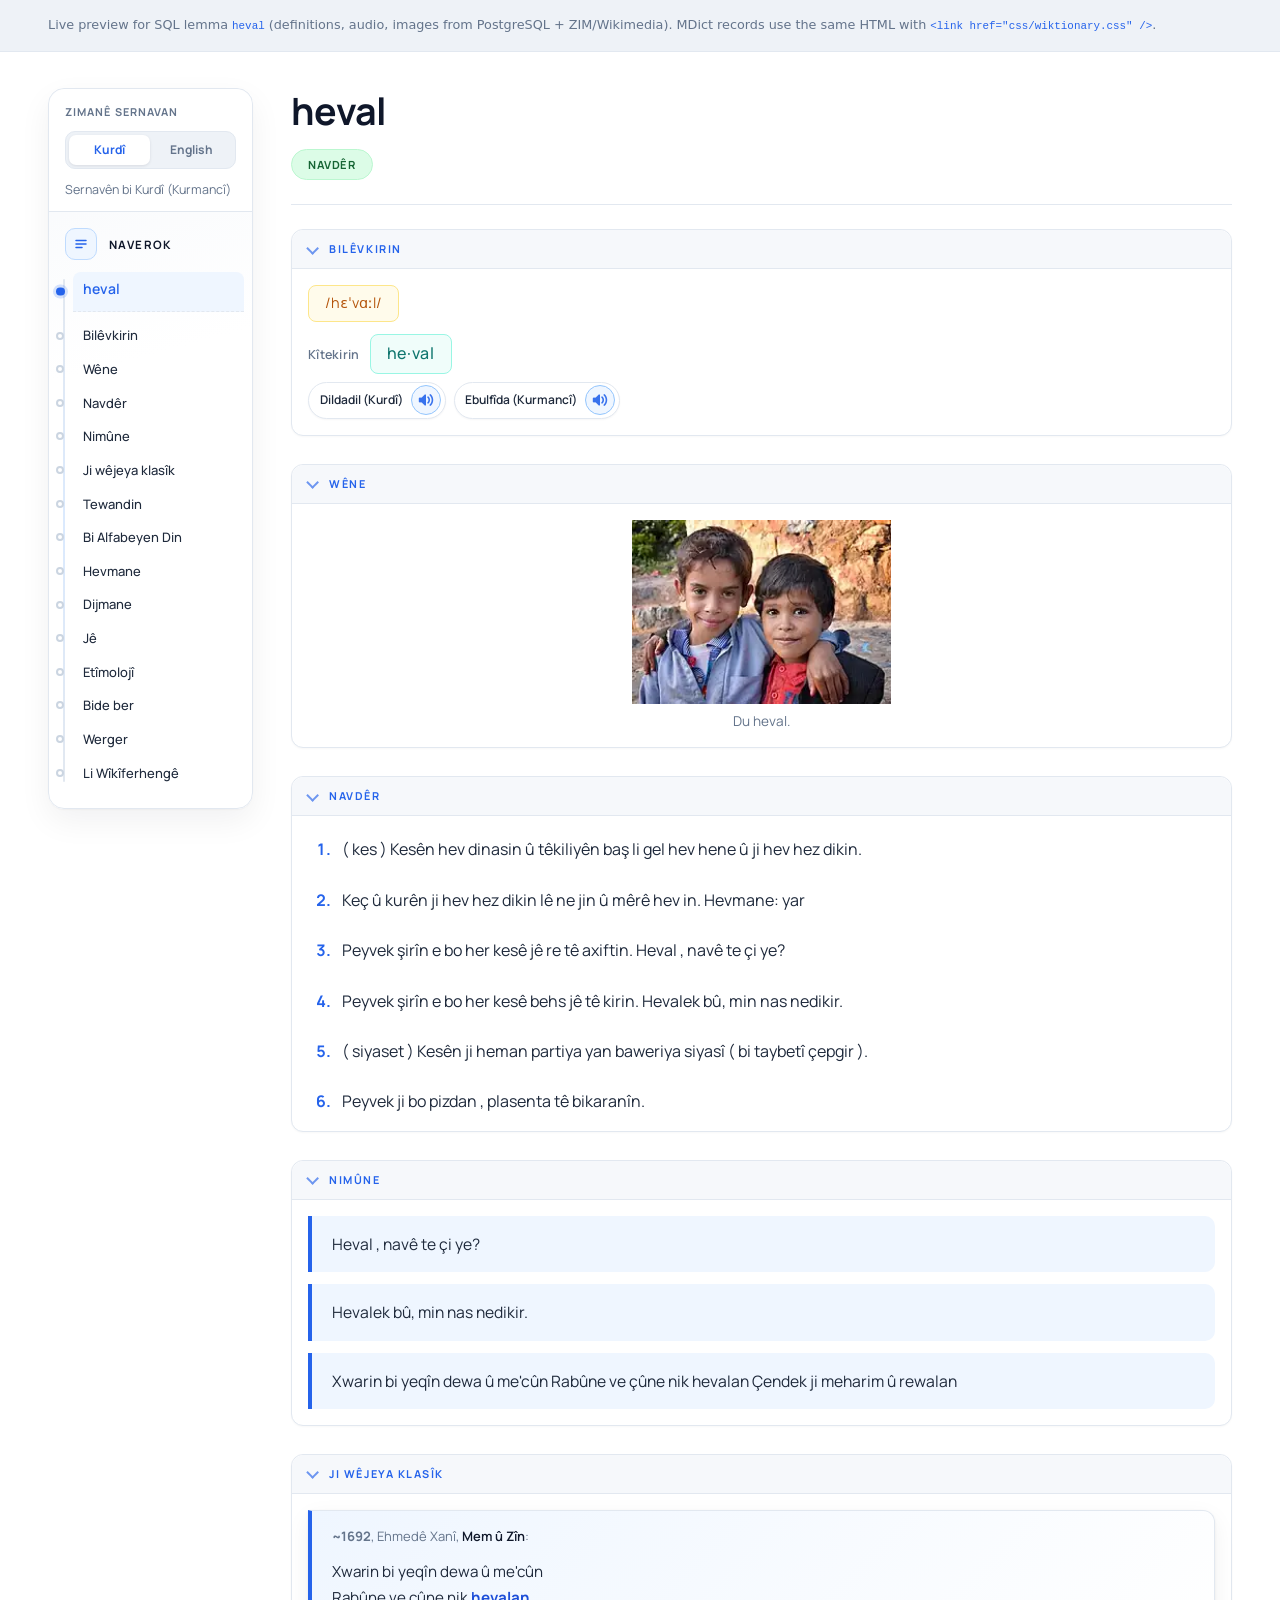
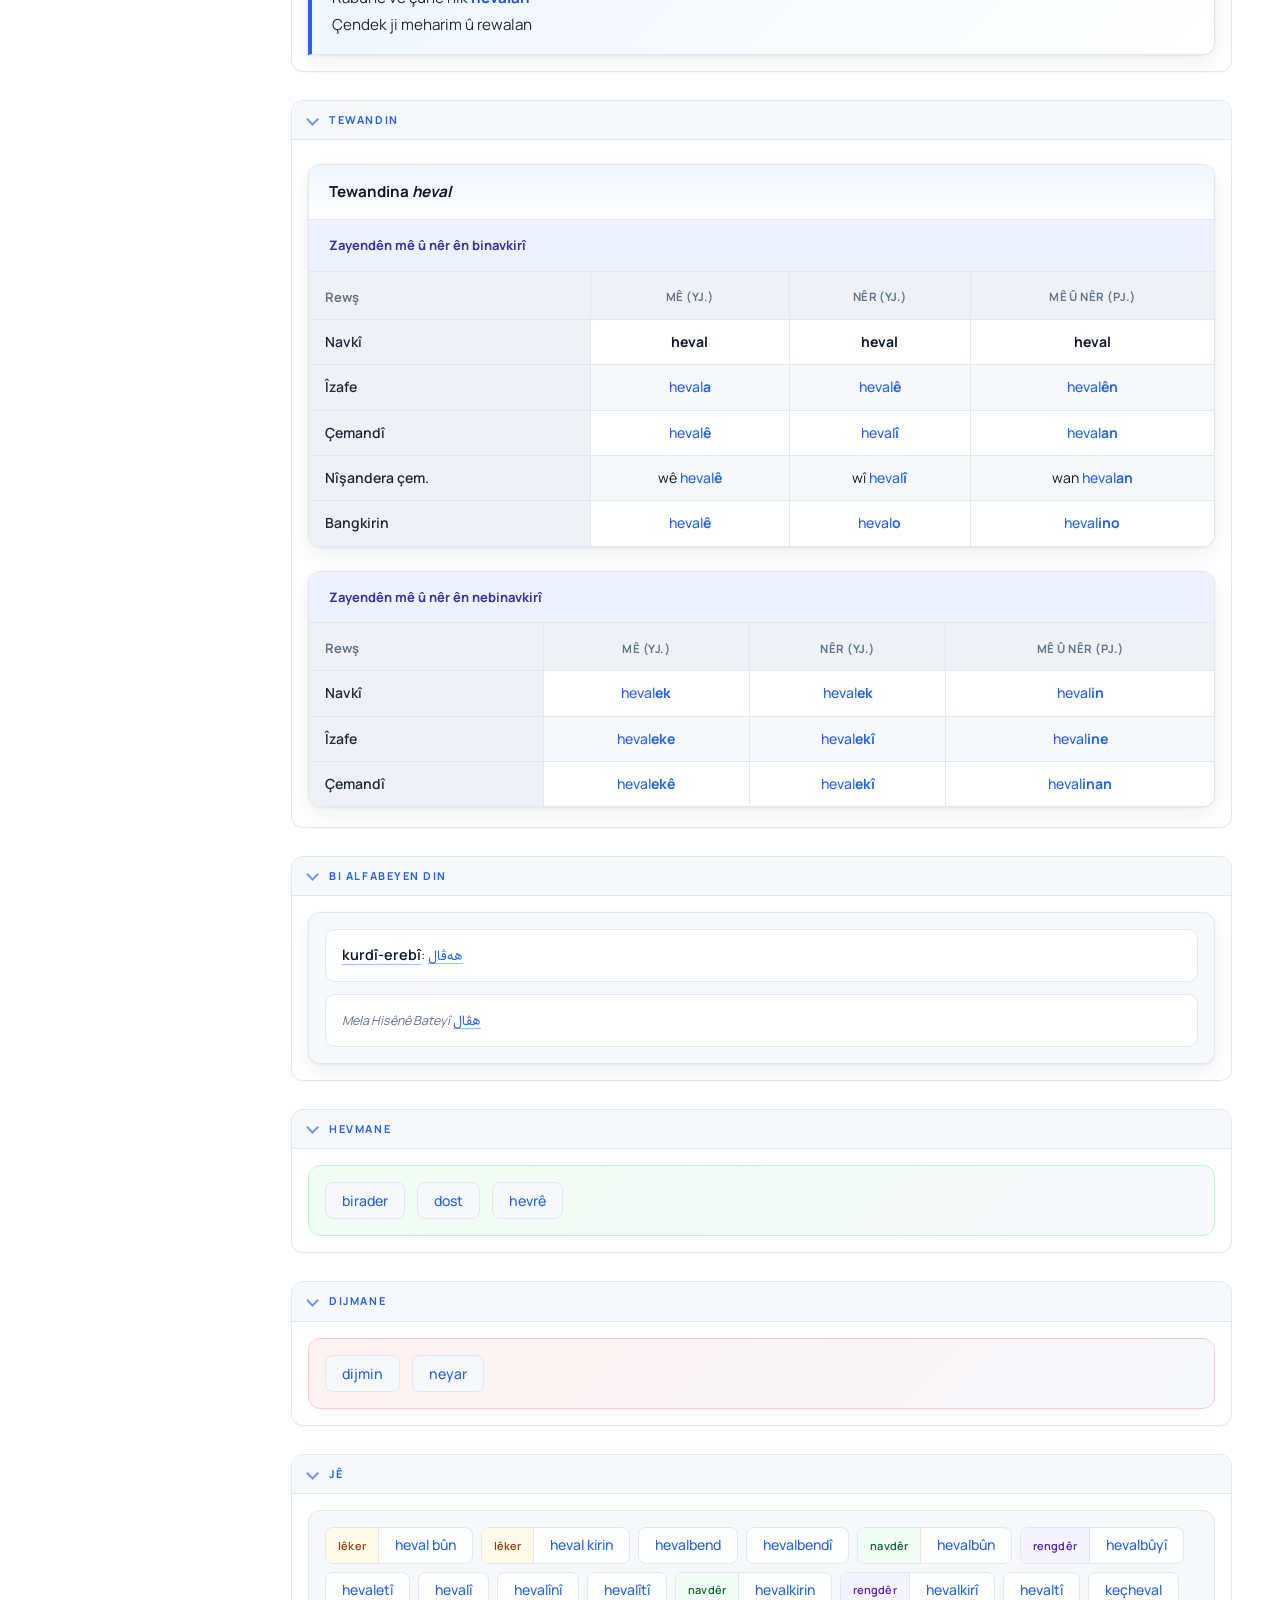
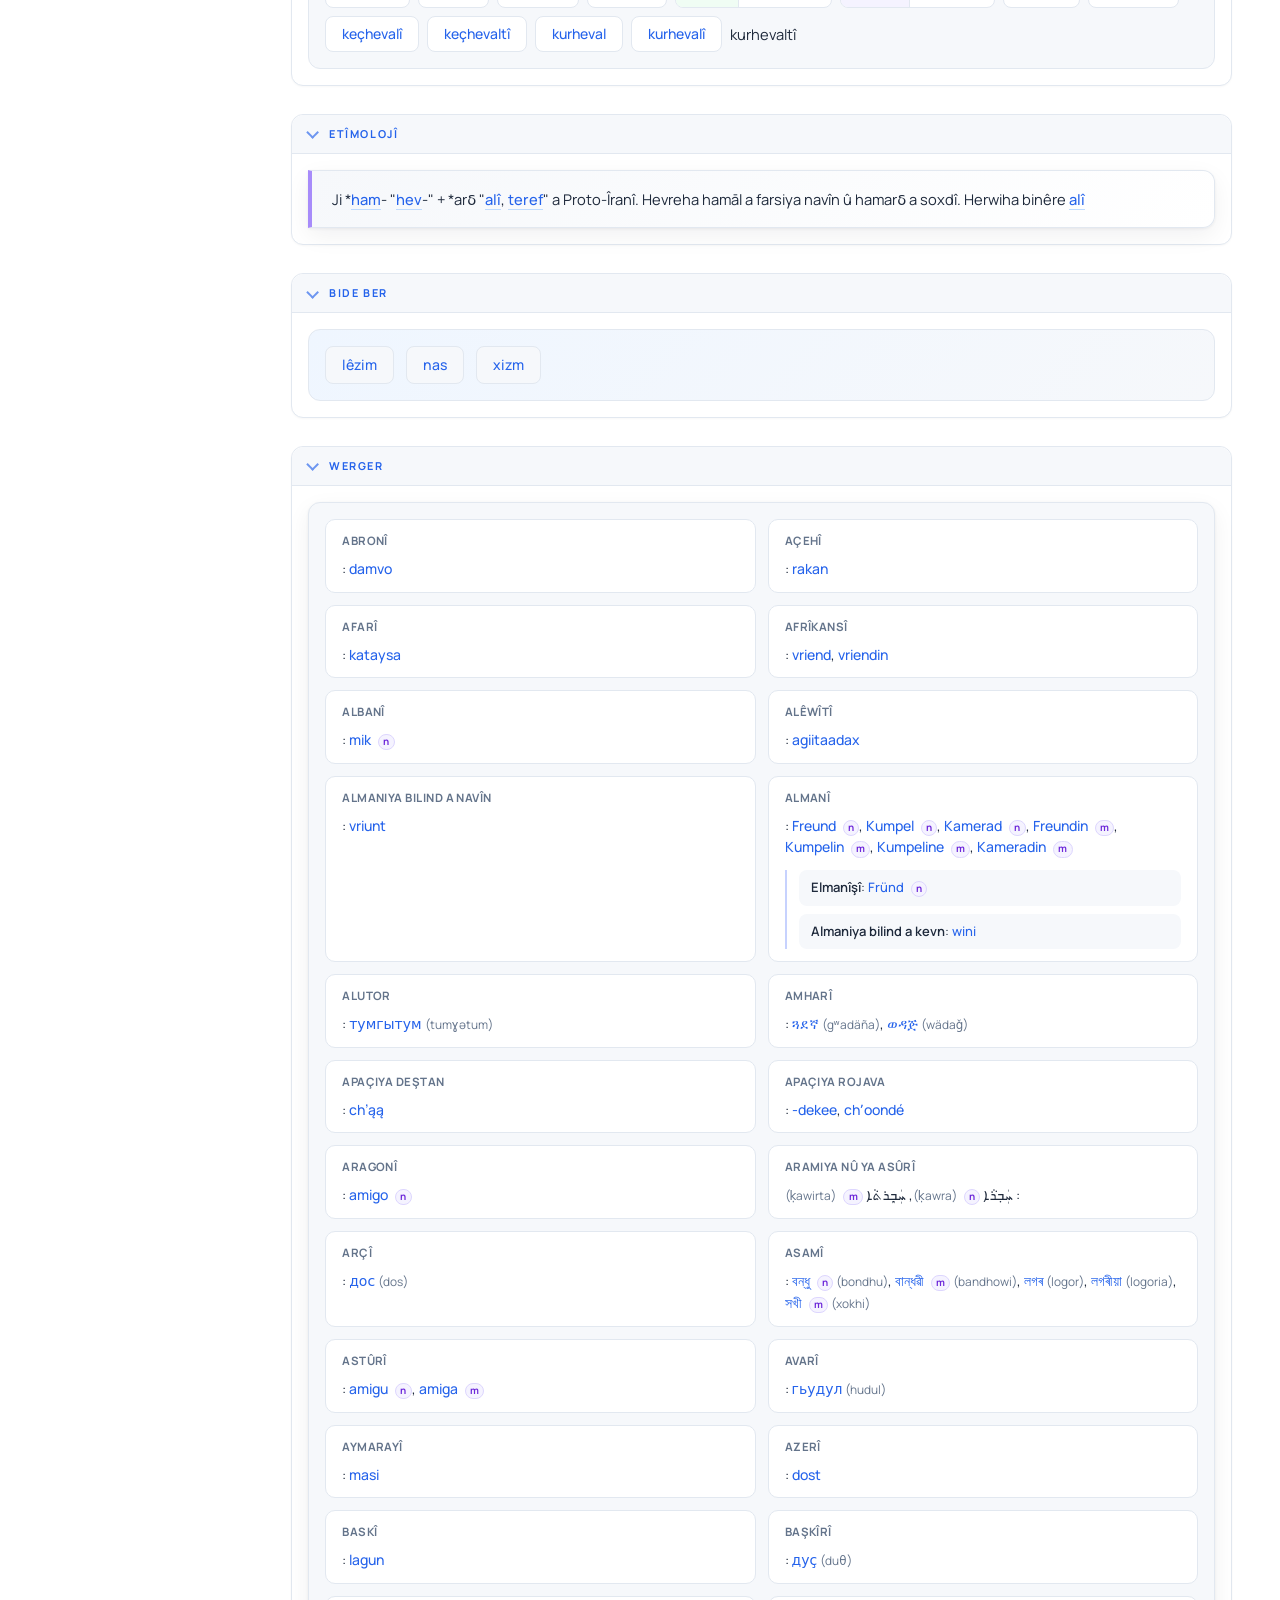
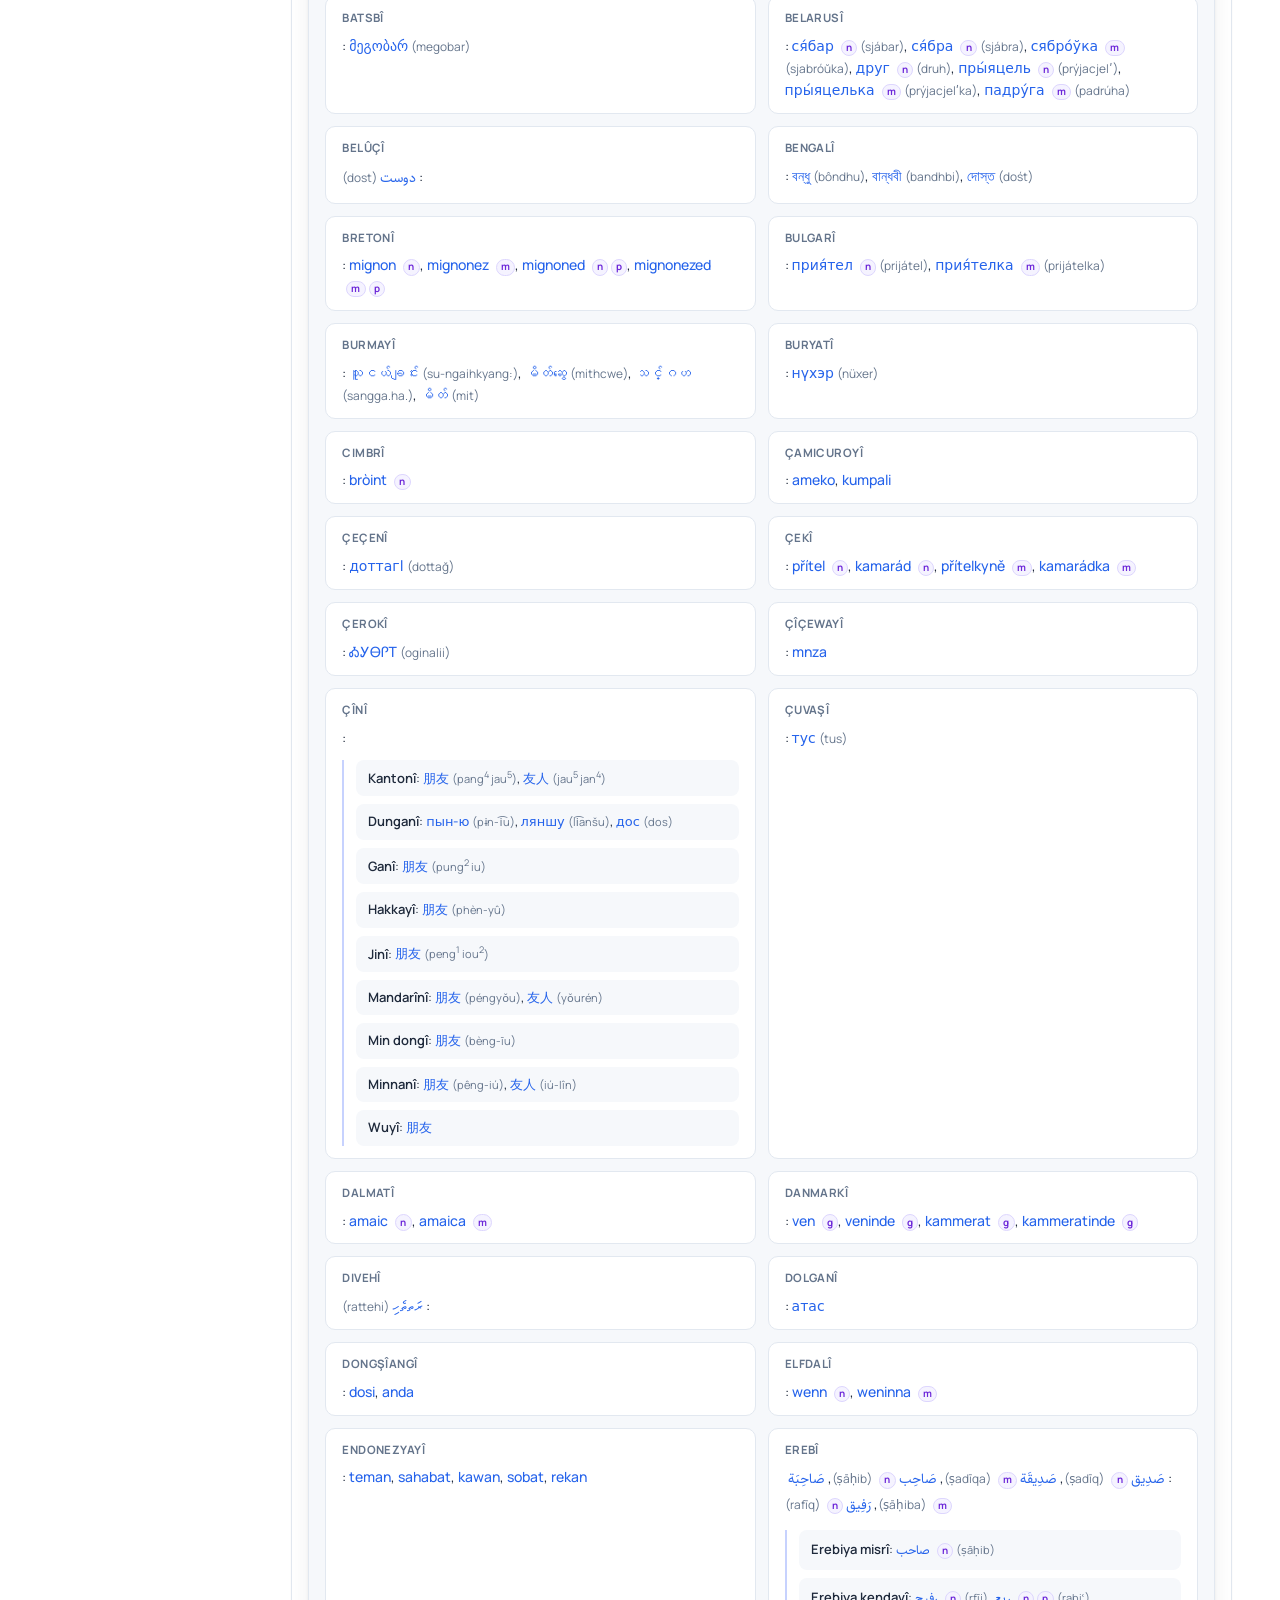
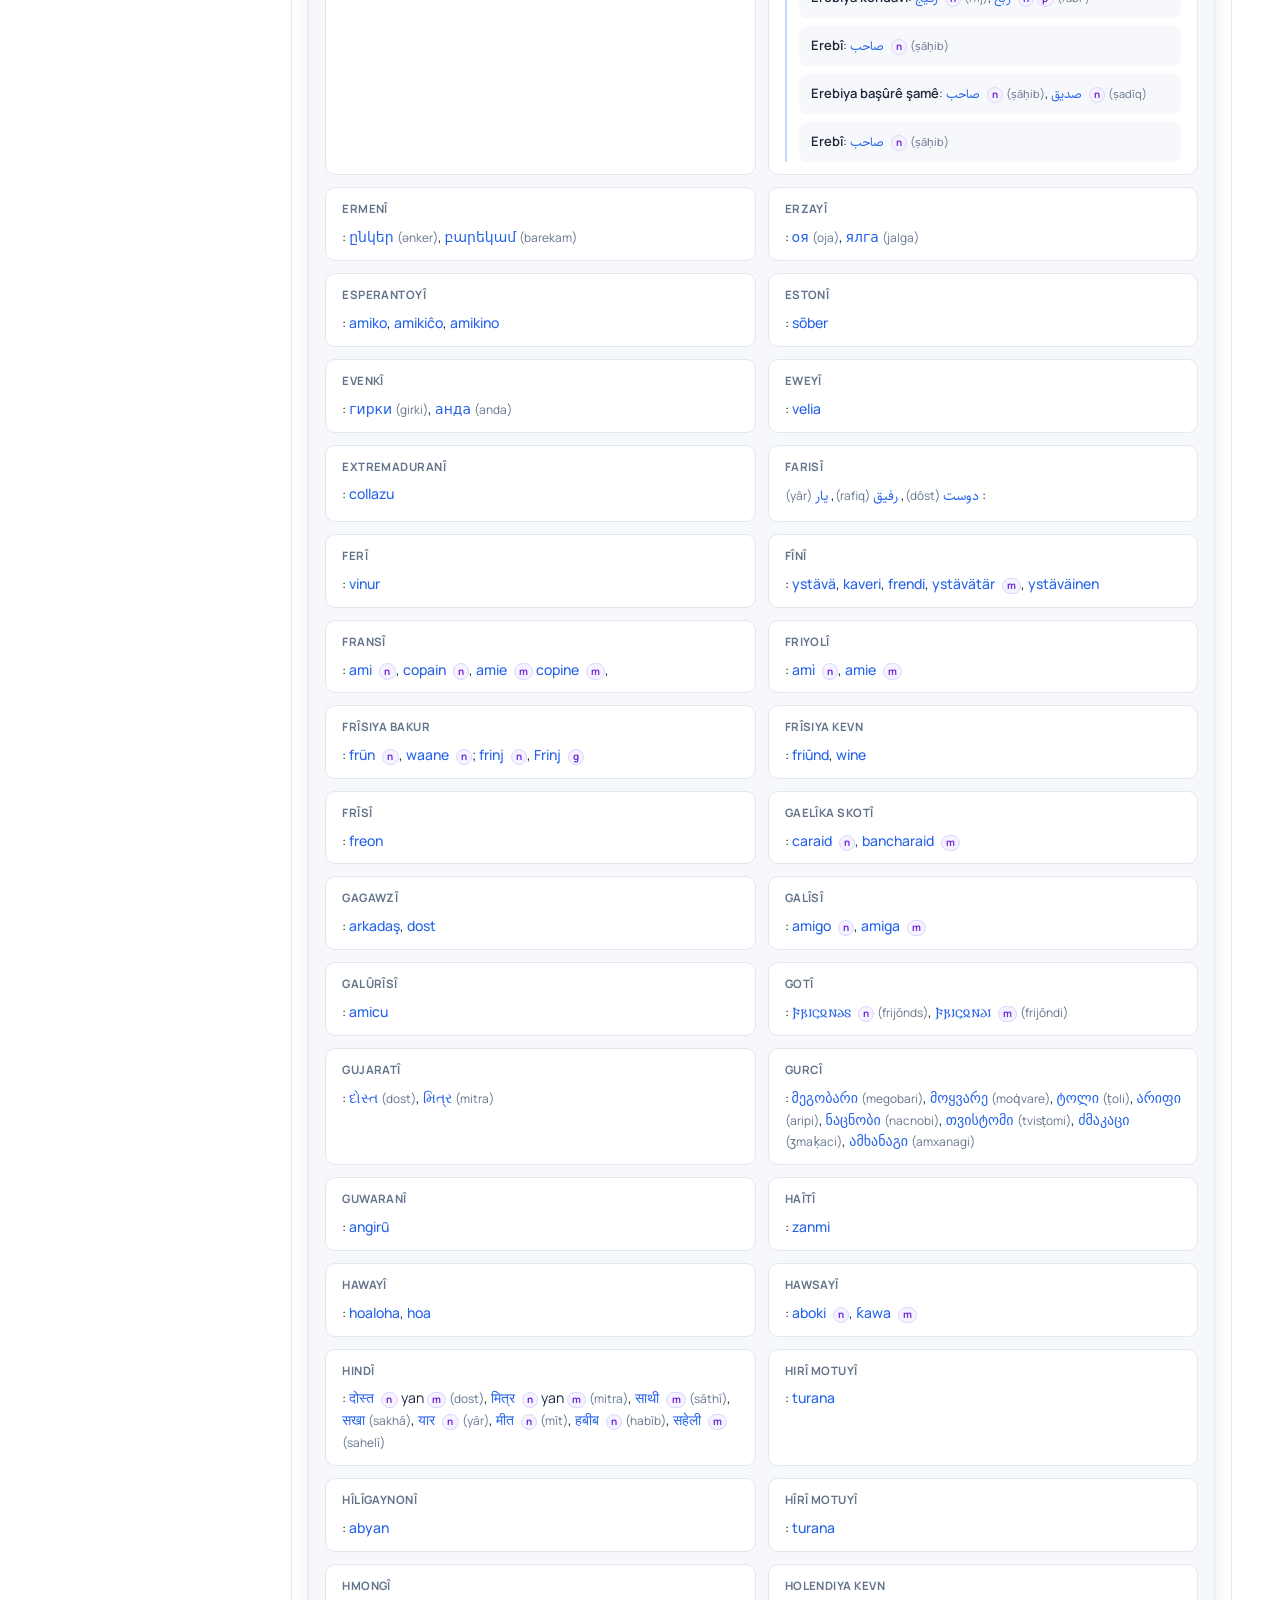
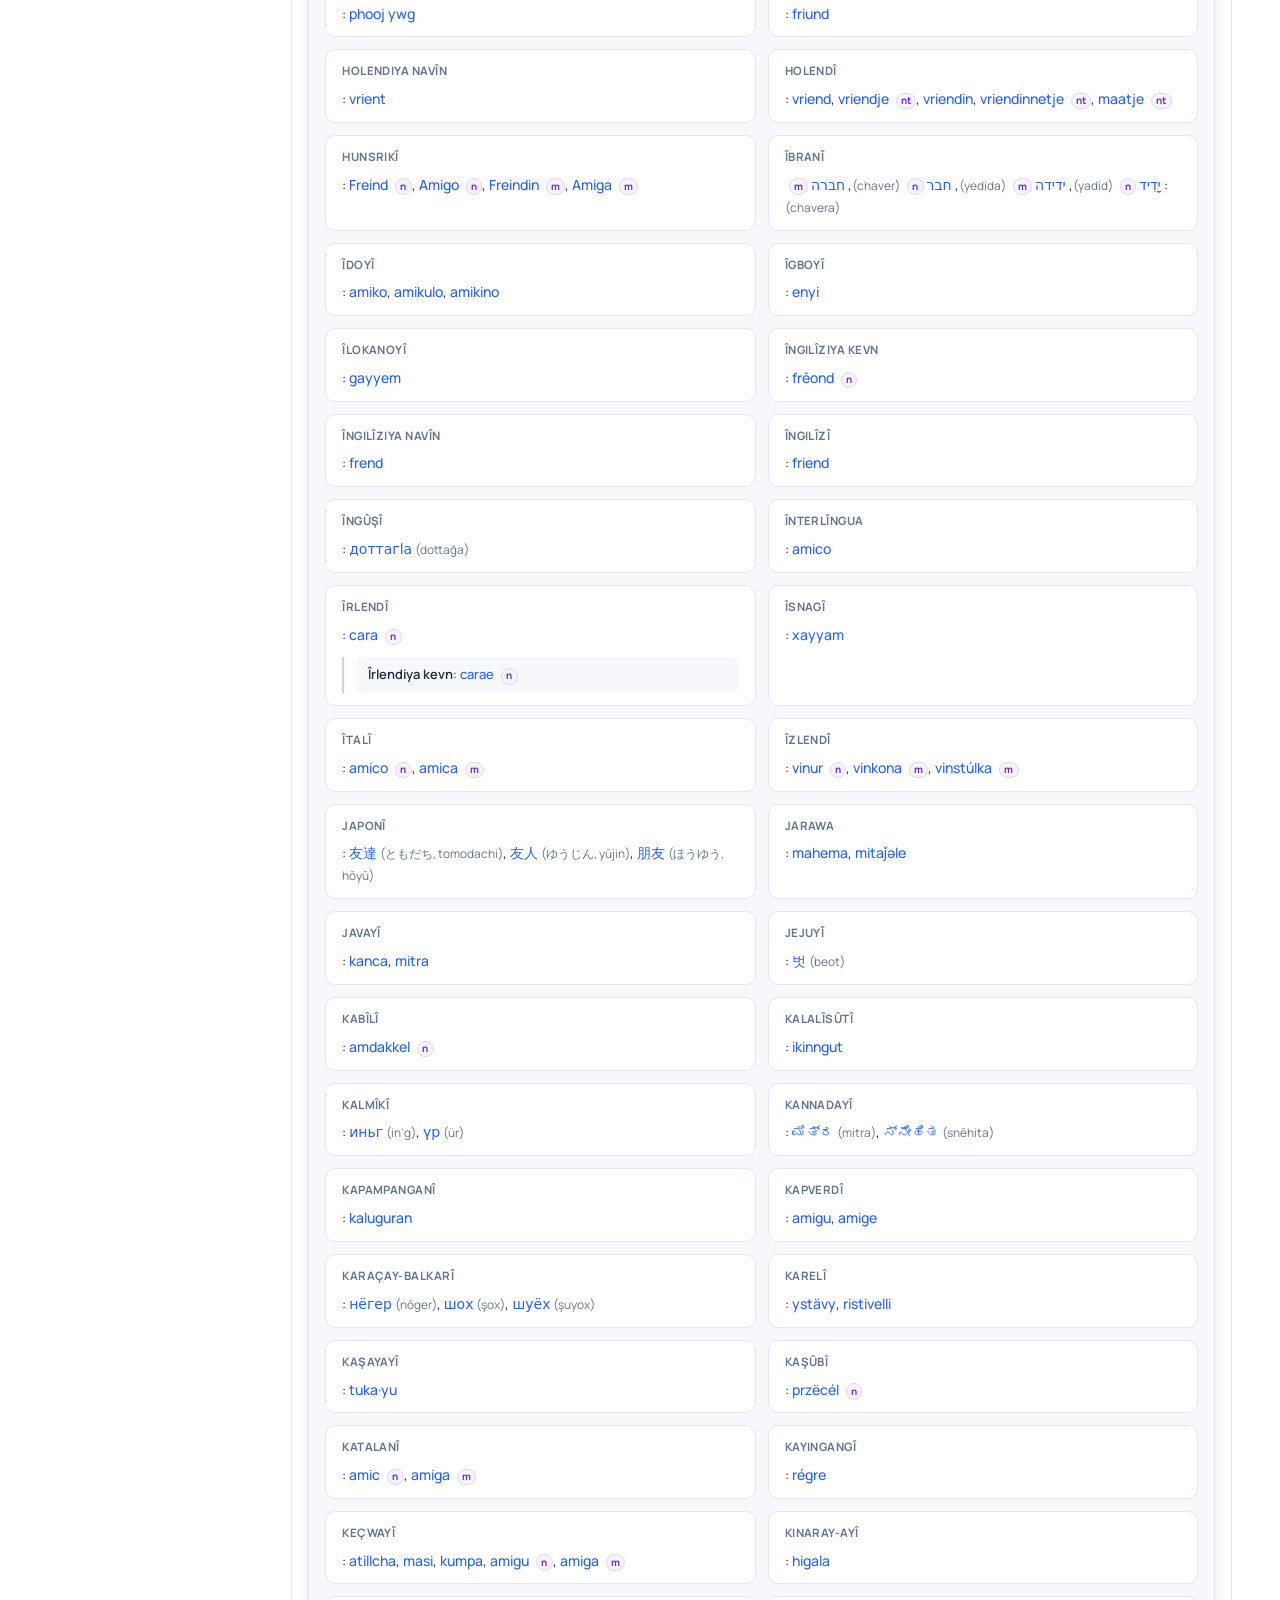
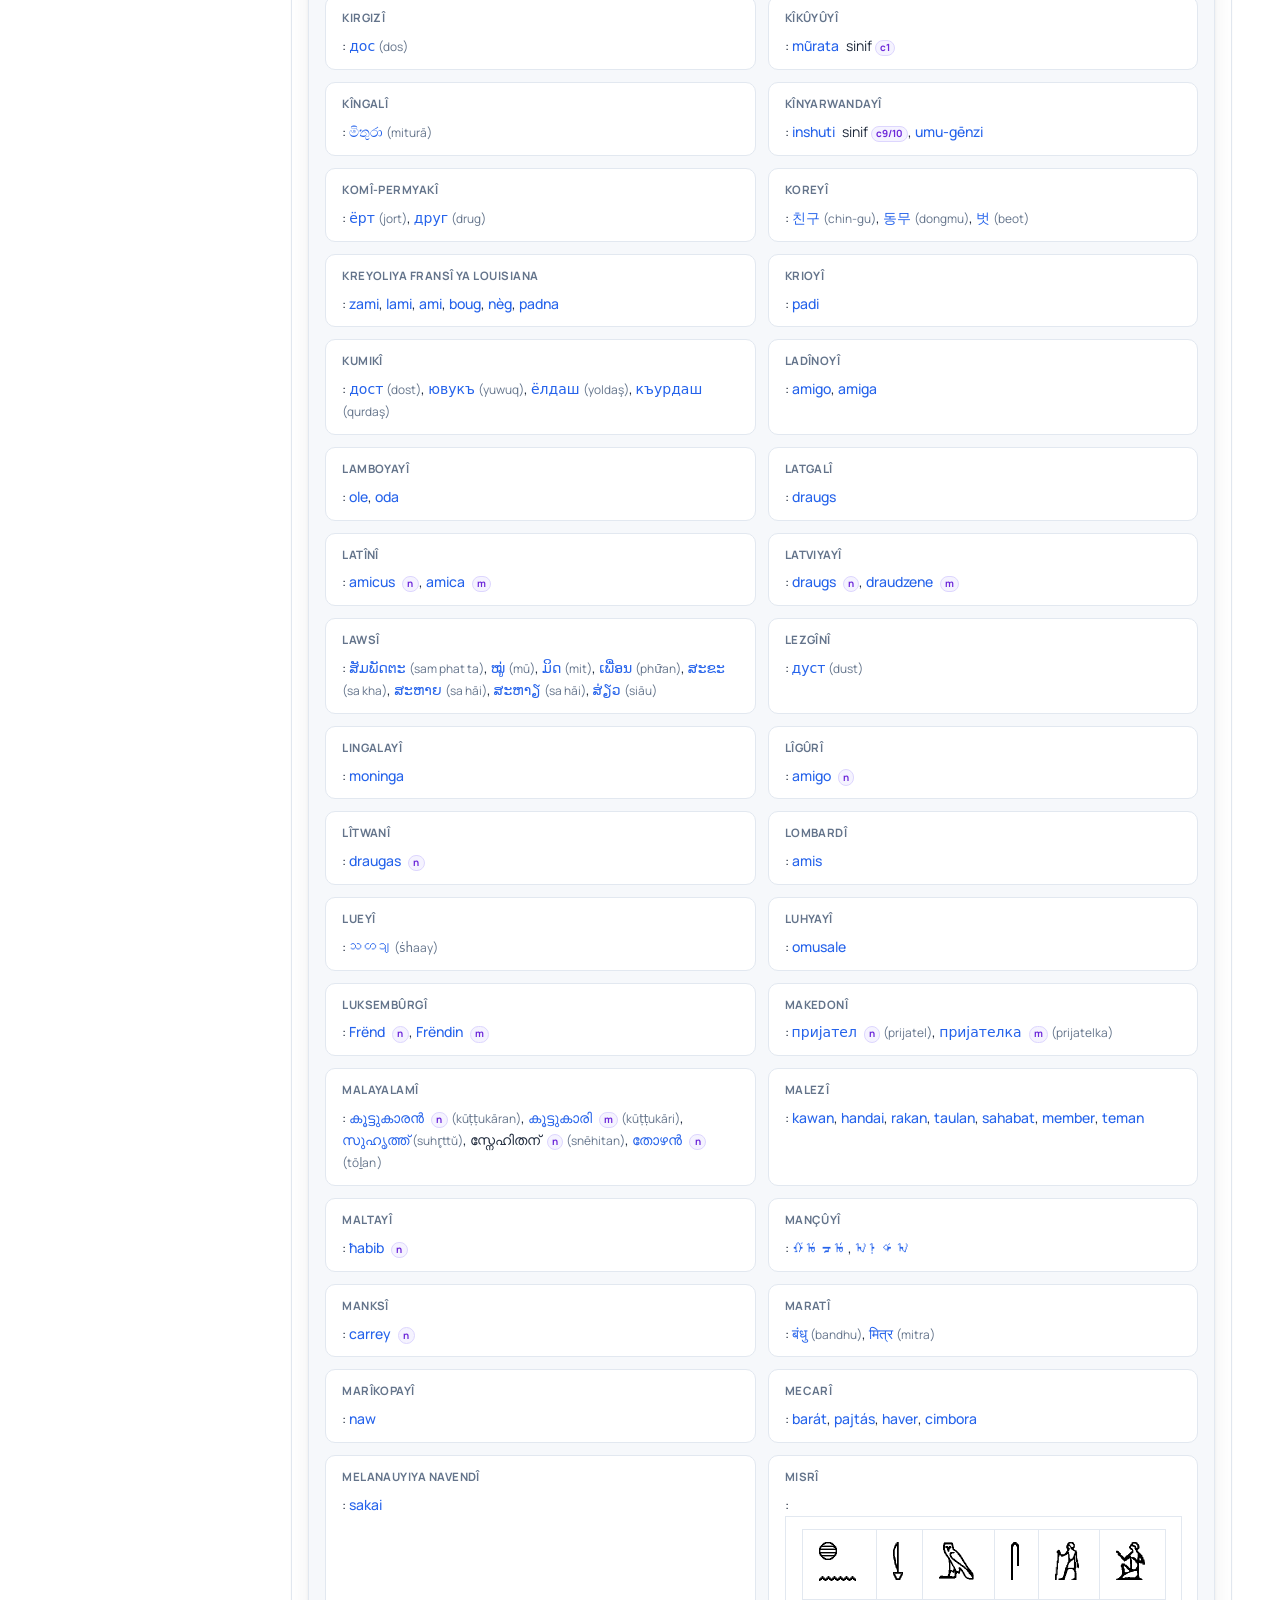
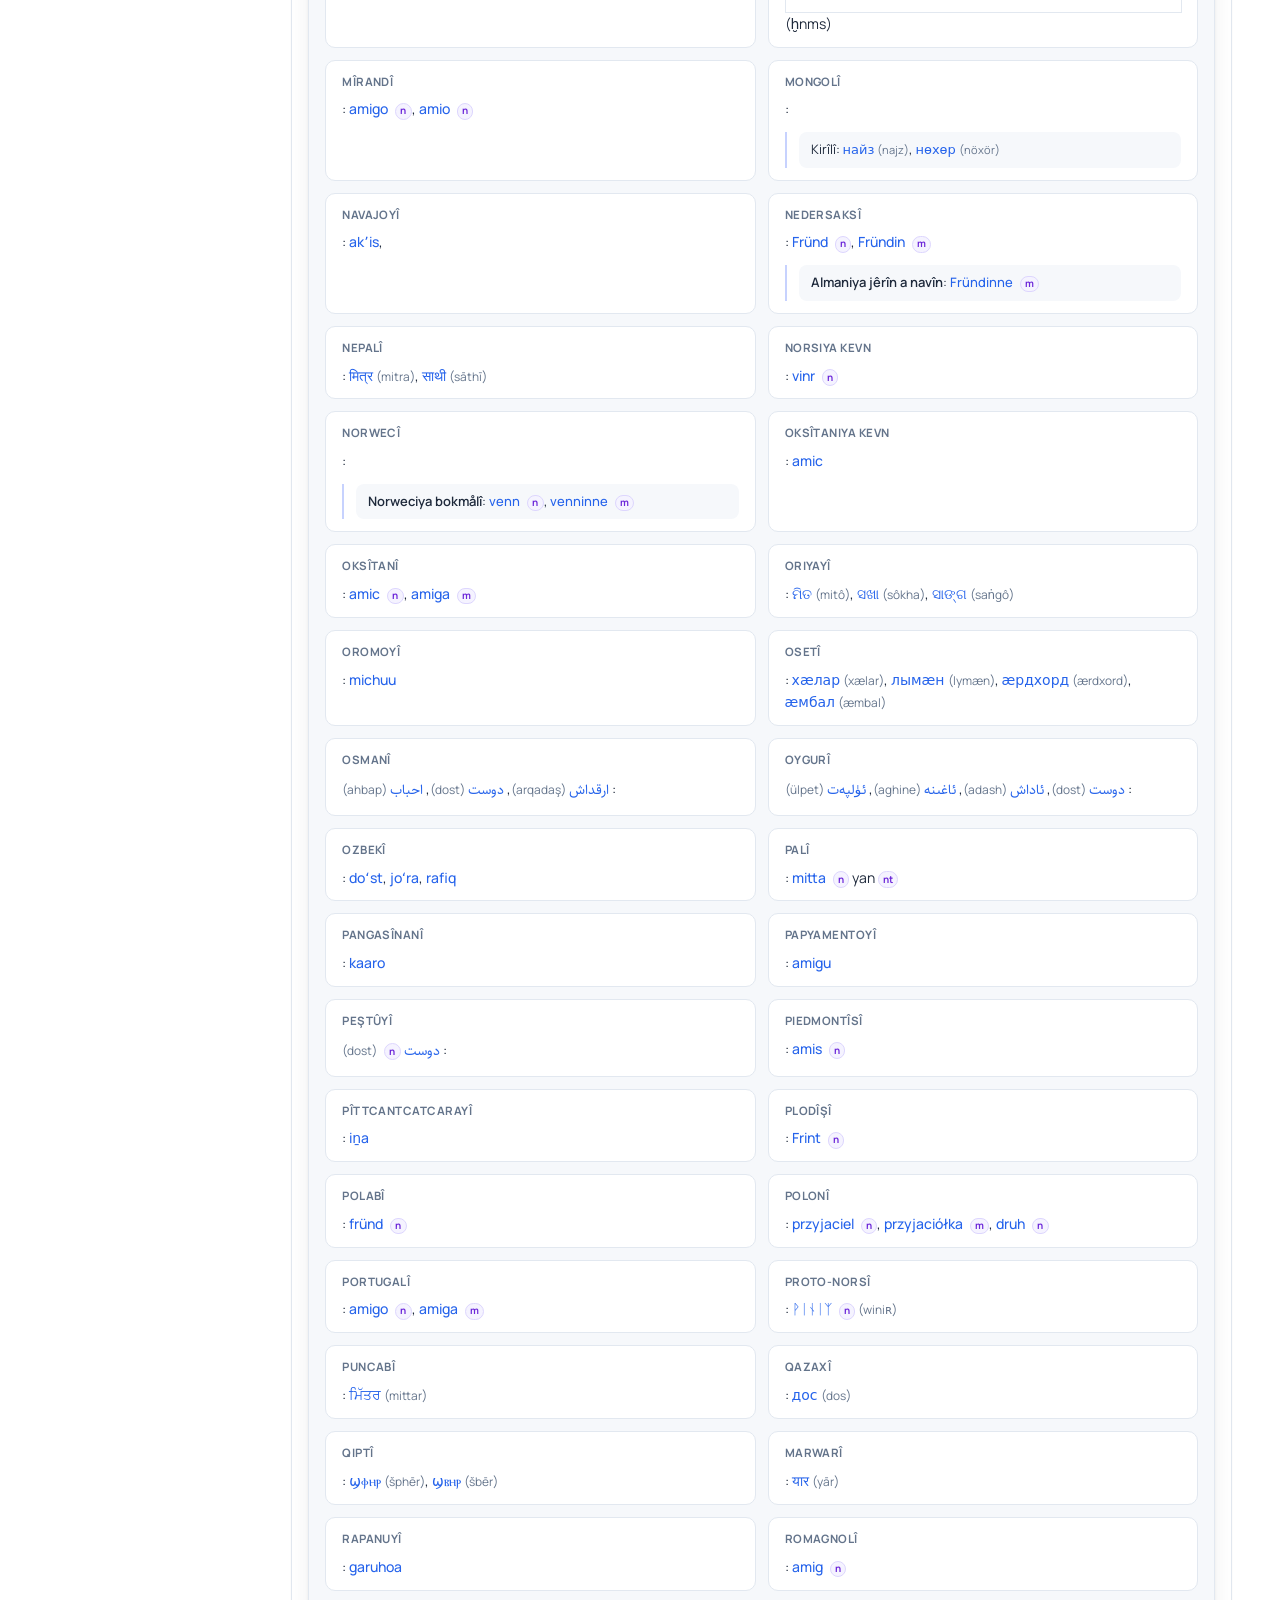
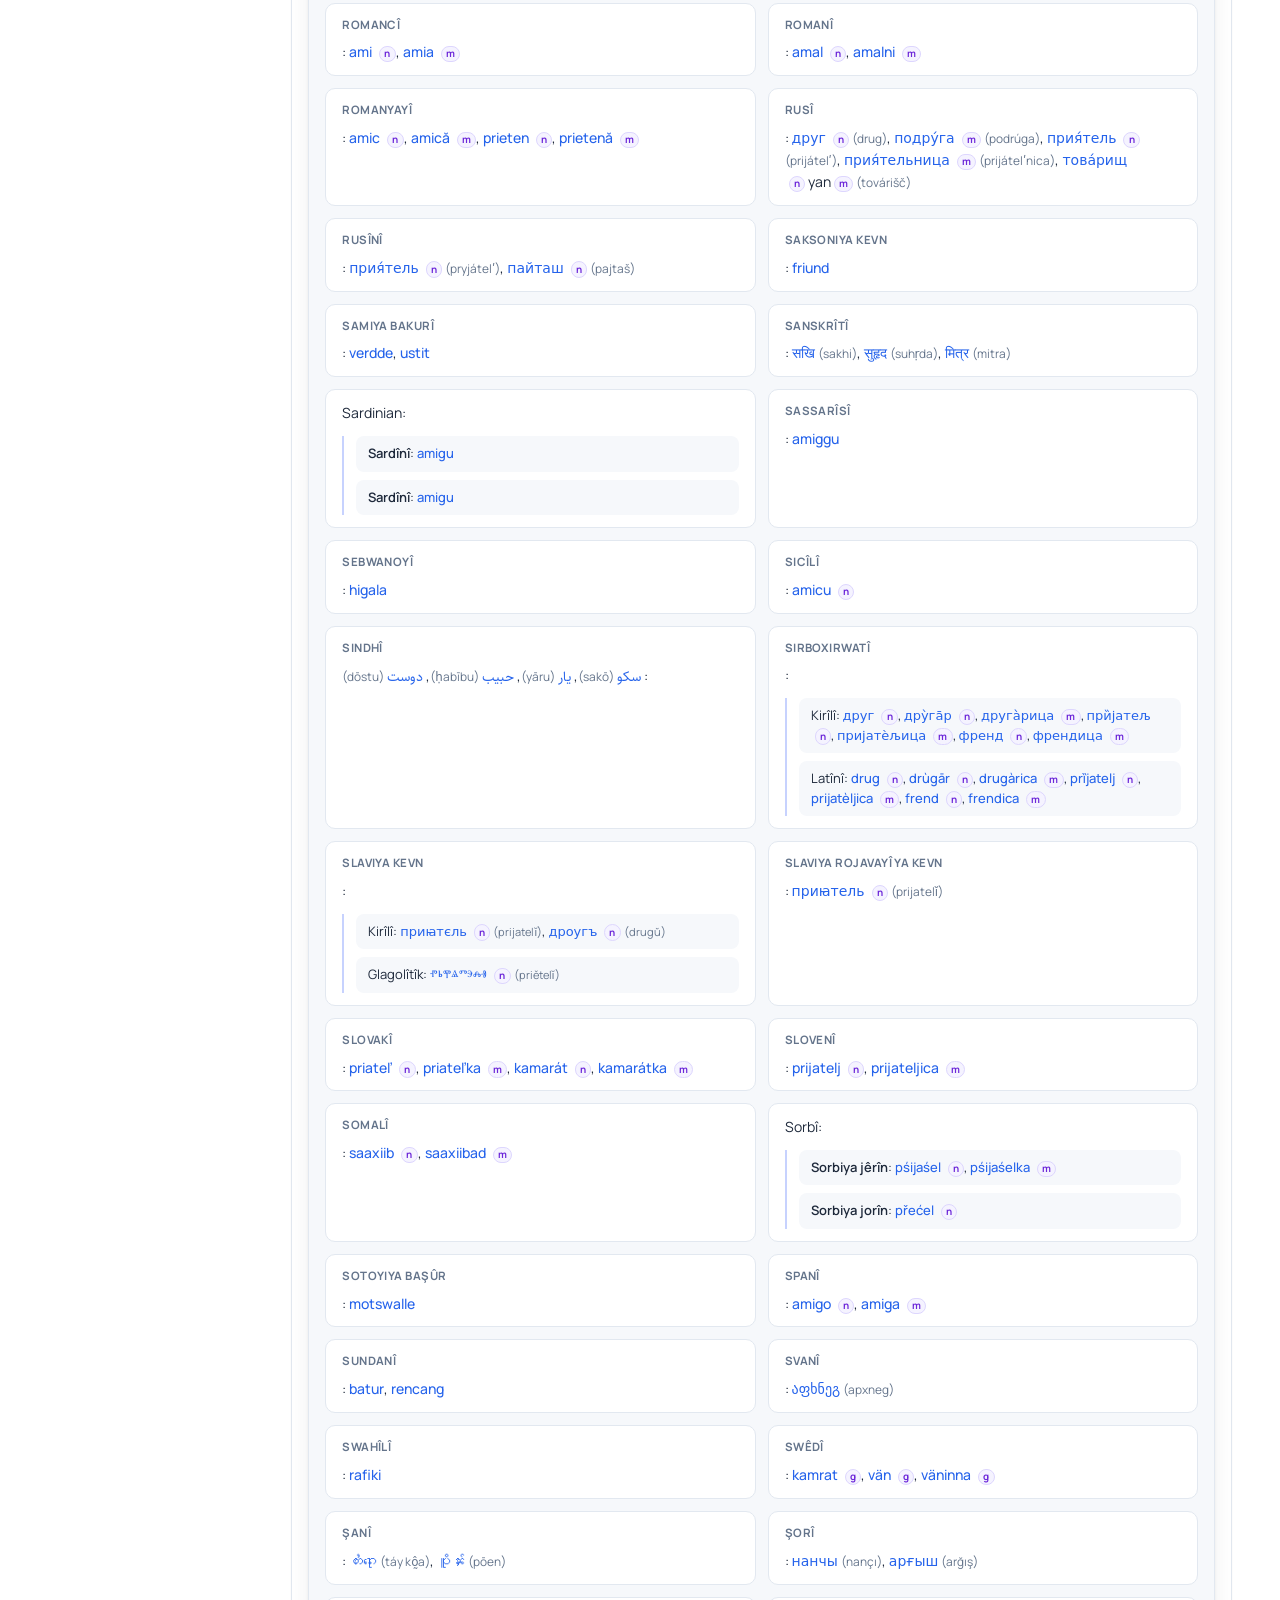
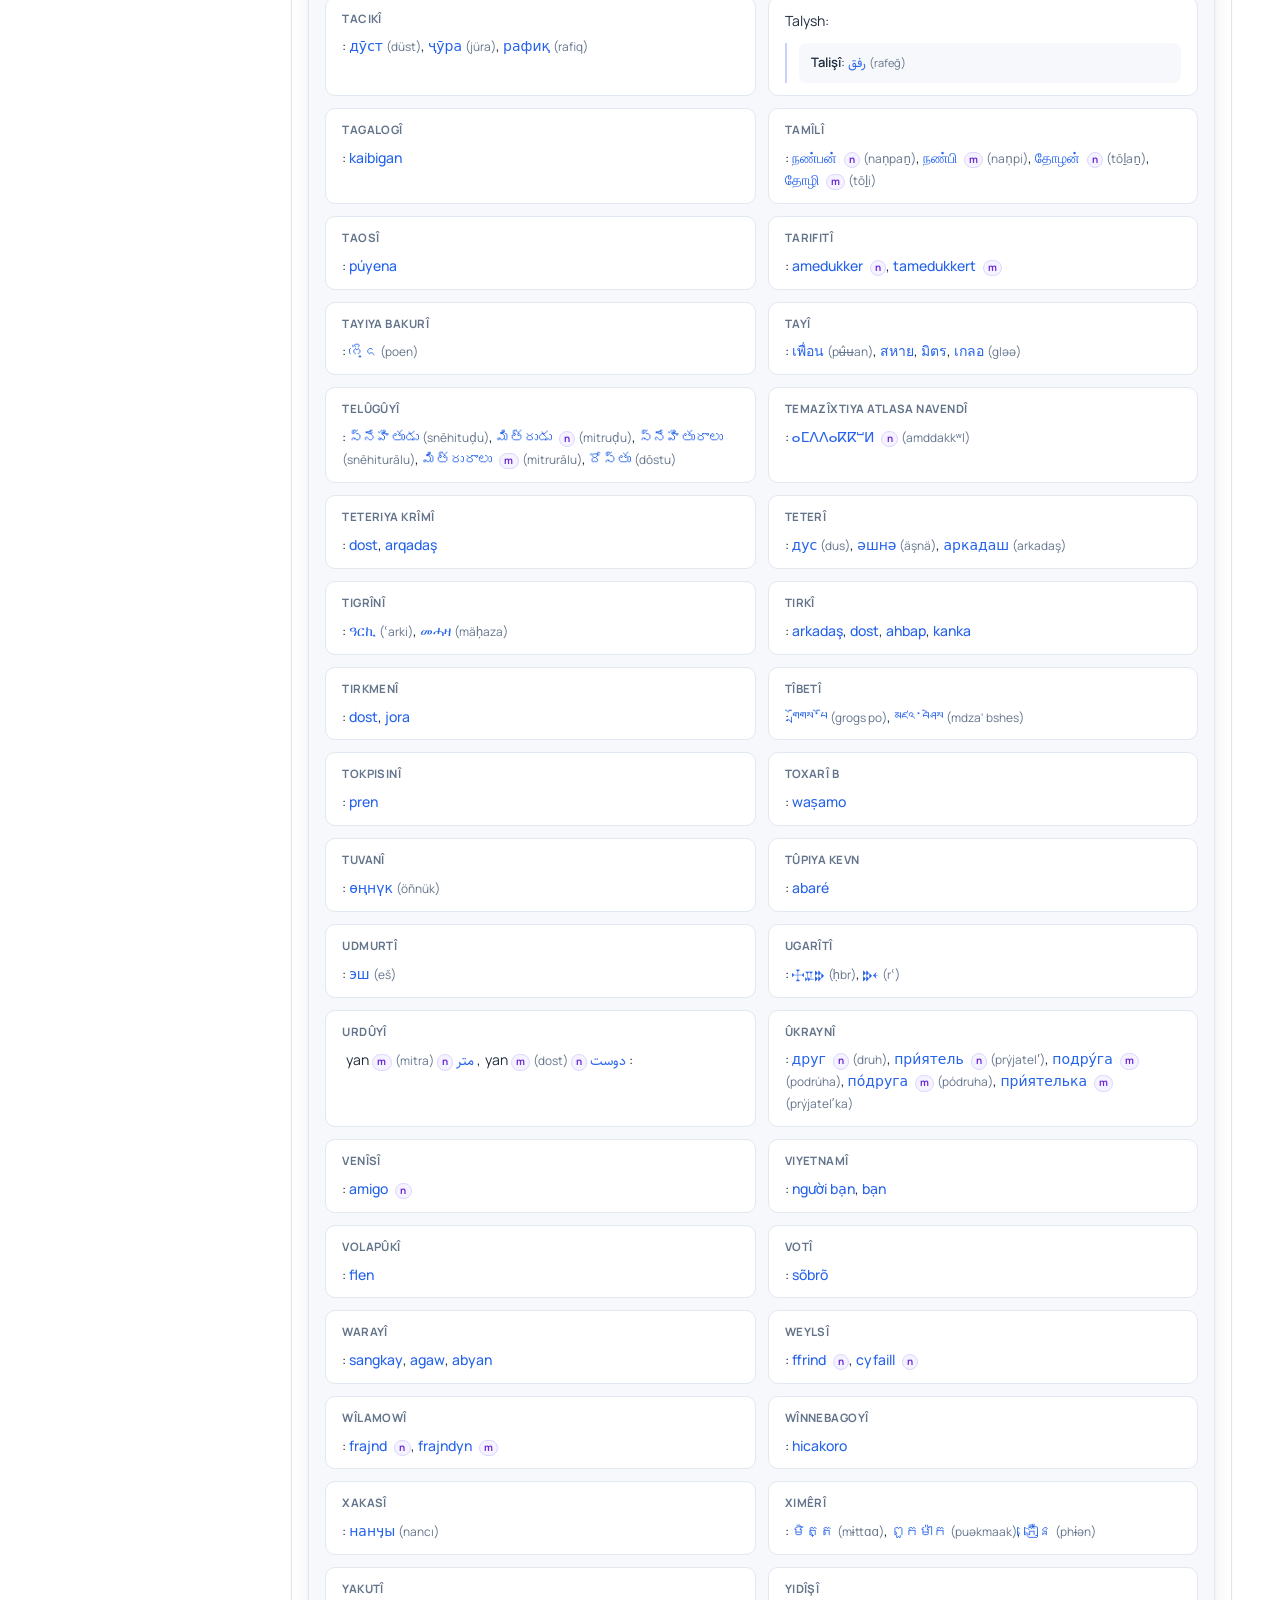
<file: assets/mdict/preview/heval.html>
<!DOCTYPE html>
<html lang="ku" dir="auto">
<head>
  <meta charset="utf-8" />
  <meta name="viewport" content="width=device-width, initial-scale=1" />
  <title>MDict entry preview</title>
  <link rel="stylesheet" type="text/css" href="../css/wiktionary.css" />
  <style>
    body {
      margin: 0;
      min-height: 100vh;
      min-height: 100dvh;
      padding: 0;
      background: #f6f8fb;
    }
    .preview-banner {
      margin: 0;
      padding: clamp(0.75rem, 2vh, 1rem) clamp(1.25rem, 5vw, 3rem);
      font: 0.8rem/1.45 system-ui, sans-serif;
      color: #64748b;
      background: #eef2f7;
      border-bottom: 1px solid #e2e8f0;
    }
    .preview-banner code {
      font-size: 0.85em;
      color: #2563eb;
    }
  </style>
</head>
<body>
  <p class="preview-banner">Live preview for SQL lemma <code>heval</code> (definitions, audio, images from PostgreSQL + ZIM/Wikimedia). MDict records use the same HTML with <code>&lt;link href=&quot;css/wiktionary.css&quot; /&gt;</code>.</p>
  <article class="wikt-entry"><div class="wikt-entry-layout"><aside class="wikt-sidebar" aria-label="Entry navigation"><div class="wikt-sidebar-sticky"><div class="wikt-sidebar-tools"><p class="wikt-lang-toggle"><span class="wikt-lang-toggle-heading"><span class="wikt-toggle-ku">Zimanê sernavan</span><span class="wikt-toggle-en">Section titles</span></span><label class="wikt-lang-segment"><input type="checkbox" id="wikt-en-labels" class="wikt-lang-segment-input" /><span class="wikt-lang-segment-track"><span class="wikt-lang-segment-option wikt-lang-segment-option--ku">Kurdî</span><span class="wikt-lang-segment-option wikt-lang-segment-option--en">English</span><span class="wikt-lang-segment-thumb" aria-hidden="true"></span></span></label><span class="wikt-lang-toggle-caption"><span class="wikt-toggle-ku">Sernavên bi Kurdî (Kurmancî)</span><span class="wikt-toggle-en">English section titles</span></span></p></div><nav class="wikt-toc" aria-label="Sections"><div class="wikt-toc-header"><span class="wikt-toc-icon" aria-hidden="true"></span><p class="wikt-toc-title"><span class="wikt-toc-title-ku">Naverok</span><span class="wikt-toc-title-en">Contents</span></p></div><div class="wikt-toc-scroll"><ul class="wikt-toc-list"></ul></div></nav></div></aside><div class="wikt-entry-main"><header class="wikt-header" id="wikt-sec-head"><h1 class="wikt-headword">heval</h1><div class="wikt-meta-row"><span class="wikt-pos">Navdêr</span></div></header><details class="wikt-fold" open data-section-key="bilevkirin" id="wikt-sec-bilevkirin"><summary class="wikt-section"><span class="wikt-fold-chevron" aria-hidden="true"></span><span class="wikt-section-ku">Bilêvkirin</span><span class="wikt-section-en">Pronunciation</span></summary><div class="wikt-fold-body"><div class="wikt-pron-block"><div class="wikt-meta-row wikt-ipa-row"><span class="wikt-ipa">/hɛˈvɑːl/</span></div><div class="wikt-meta-row wikt-kitekrin-row"><span class="wikt-kitekrin-label"><span class="wikt-toggle-ku">Kîtekirin</span><span class="wikt-toggle-en">Syllabification</span></span><span class="wikt-kitekrin">he·val</span></div><ul class="wikt-audio-list wikt-audio-list-compact"><li class="wikt-audio-item"><span class="wikt-audio-label">Dildadil (Kurdî)</span><button type="button" class="wikt-audio-btn" data-audio-src="media/heval/audio/LL-Q36368_(kur)-Dildadil-heval.wav-ad0ad9b47c.mp3" aria-label="Dildadil (Kurdî)"><img class="wikt-speaker-img" src="img/volume-up.png" width="20" height="20" alt="" /></button></li><li class="wikt-audio-item"><span class="wikt-audio-label">Ebulfîda (Kurmancî)</span><button type="button" class="wikt-audio-btn" data-audio-src="media/heval/audio/LL-Q36163_(kmr)-Ebulfîda-heval.wav-1d283e1640.mp3" aria-label="Ebulfîda (Kurmancî)"><img class="wikt-speaker-img" src="img/volume-up.png" width="20" height="20" alt="" /></button></li></ul></div></div></details><details class="wikt-fold" open data-section-key="wêne" id="wikt-sec-wêne"><summary class="wikt-section"><span class="wikt-fold-chevron" aria-hidden="true"></span><span class="wikt-section-ku">Wêne</span><span class="wikt-section-en">Illustrations</span></summary><div class="wikt-fold-body"><div class="wikt-thumb-grid"><figure class="wikt-thumb wikt-thumb-open" data-full-src="media/heval/image/040c0639ff6f9a949d4aa9c3507b955b-aabeade6c2.jpg"><img class="wikt-thumb-img" src="media/heval/image/040c0639ff6f9a949d4aa9c3507b955b-aabeade6c2.jpg" alt="Du heval." loading="lazy" /><figcaption class="wikt-thumb-caption">Du heval.</figcaption></figure></div></div></details><details class="wikt-fold" open data-section-key="navder" id="wikt-sec-navder"><summary class="wikt-section"><span class="wikt-fold-chevron" aria-hidden="true"></span><span class="wikt-section-ku">Navdêr</span><span class="wikt-section-en">Noun</span></summary><div class="wikt-fold-body"><ol class="wikt-definitions"><li>( kes ) Kesên hev dinasin û têkiliyên baş li gel hev hene û ji hev hez dikin.</li><li>Keç û kurên ji hev hez dikin lê ne jin û mêrê hev in. Hevmane: yar</li><li>Peyvek şirîn e bo her kesê jê re tê axiftin. Heval , navê te çi ye?</li><li>Peyvek şirîn e bo her kesê behs jê tê kirin. Hevalek bû, min nas nedikir.</li><li>( siyaset ) Kesên ji heman partiya yan baweriya siyasî ( bi taybetî çepgir ).</li><li>Peyvek ji bo pizdan , plasenta tê bikaranîn.</li></ol></div></details><details class="wikt-fold" open data-section-key="nimune" id="wikt-sec-nimune"><summary class="wikt-section"><span class="wikt-fold-chevron" aria-hidden="true"></span><span class="wikt-section-ku">Nimûne</span><span class="wikt-section-en">Examples</span></summary><div class="wikt-fold-body"><ul class="wikt-examples"><li>Heval , navê te çi ye?</li><li>Hevalek bû, min nas nedikir.</li><li>Xwarin bi yeqîn dewa û me&#x27;cûn Rabûne ve çûne nik hevalan Çendek ji meharim û rewalan</li></ul></div></details><details class="wikt-fold" open data-section-key="ji wejeya klasik" id="wikt-sec-ji-wejeya-klasik"><summary class="wikt-section"><span class="wikt-fold-chevron" aria-hidden="true"></span><span class="wikt-section-ku">Ji wêjeya klasîk</span><span class="wikt-section-en">From classic literature</span></summary><div class="wikt-fold-body"><div class="wikt-section-html wikt-section-ji-wejeya-klasik"><ul><li class="wikt-citation-item"><div class="citation-whole wikt-citation"><span class="cited-source"><span class="j-pewist"><span class="None" lang="und"><b>~1692</b></span></span>, <span class="j-pewist">Ehmedê Xanî</span>, <cite>Mem û Zîn</cite>:</span><dl><dd><div class="h-quotation"><span class="Latn e-quotation cited-passage" lang="ku">Xwarin bi yeqîn dewa û me'cûn<br>Rabûne ve çûne nik <b>hevalan</b><br>Çendek ji meharim û rewalan</span></div></dd></dl></div></li></ul></div></div></details><details class="wikt-fold" open data-section-key="tewandin" id="wikt-sec-tewandin"><summary class="wikt-section"><span class="wikt-fold-chevron" aria-hidden="true"></span><span class="wikt-section-ku">Tewandin</span><span class="wikt-section-en">Declension</span></summary><div class="wikt-fold-body"><div class="wikt-section-html wikt-section-tewandin"><div class="wikt-inflection-stack"><div class="inflection-table-wrapper inflection-table-narrow inflection-table-indigo wikt-inflection-wrap wikt-inflection-wrap--first"><table class="inflection-table wikt-inflection-table"><caption class="inflection-table-title">Tewandina <i>heval</i>
</caption><tbody><tr>
<th colspan="4" class="outer">Zayendên mê û nêr ên binavkirî
</th></tr><tr>
<th>Rewş
</th>
<th>Mê (<span title="yekjimar"><span>yj.</span></span>)
</th>
<th>Nêr (<span title="yekjimar"><span>yj.</span></span>)
</th>
<th>Mê û nêr (<span title="pirjimar"><span>pj.</span></span>)
</th></tr><tr>
<th>Navkî
</th>
<td><strong class="selflink">heval</strong>
</td>
<td><strong class="selflink">heval</strong>
</td>
<td><strong class="selflink">heval</strong>
</td></tr><tr>
<th>Îzafe
</th>
<td><a class="wikt-xref" href="entry://hevala" title="hevala">heval<b>a</b></a>
</td>
<td><a class="wikt-xref" href="entry://hevalê" title="hevalê">heval<b>ê</b></a>
</td>
<td><a class="wikt-xref" href="entry://hevalên" title="hevalên">heval<b>ên</b></a>
</td></tr><tr>
<th>Çemandî
</th>
<td><a class="wikt-xref" href="entry://hevalê" title="hevalê">heval<b>ê</b></a>
</td>
<td><a class="wikt-xref" href="entry://hevalî" title="hevalî">heval<b>î</b></a>
</td>
<td><a class="wikt-xref" href="entry://hevalan" title="hevalan">heval<b>an</b></a>
</td></tr><tr>
<th>Nîşandera çem.
</th>
<td>wê <a class="wikt-xref" href="entry://hevalê" title="hevalê">heval<b>ê</b></a>
</td>
<td>wî <a class="wikt-xref" href="entry://hevalî" title="hevalî">heval<b>î</b></a>
</td>
<td>wan <a class="wikt-xref" href="entry://hevalan" title="hevalan">heval<b>an</b></a>
</td></tr><tr>
<th>Bangkirin
</th>
<td><a class="wikt-xref" href="entry://hevalê" title="hevalê">heval<b>ê</b></a>
</td>
<td><a class="wikt-xref" href="entry://hevalo" title="hevalo">heval<b>o</b></a>
</td>
<td><a class="wikt-xref" href="entry://hevalino" title="hevalino">heval<b>ino</b></a>
</td></tr></tbody></table></div><div class="wikt-inflection-wrap wikt-inflection-wrap--part"><table class="inflection-table wikt-inflection-table"><tbody><tr>
<th colspan="4" class="outer">Zayendên mê û nêr ên nebinavkirî
</th></tr><tr>
<th>Rewş
</th>
<th>Mê (<span title="yekjimar"><span>yj.</span></span>)
</th>
<th>Nêr (<span title="yekjimar"><span>yj.</span></span>)
</th>
<th>Mê û nêr (<span title="pirjimar"><span>pj.</span></span>)
</th></tr><tr>
<th>Navkî
</th>
<td><a class="wikt-xref" href="entry://hevalek" title="hevalek">heval<b>ek</b></a>
</td>
<td><a class="wikt-xref" href="entry://hevalek" title="hevalek">heval<b>ek</b></a>
</td>
<td><a class="wikt-xref" href="entry://hevalin" title="hevalin">heval<b>in</b></a>
</td></tr><tr>
<th>Îzafe
</th>
<td><a class="wikt-xref" href="entry://hevaleke" title="hevaleke">heval<b>eke</b></a>
</td>
<td><a class="wikt-xref" href="entry://hevalekî" title="hevalekî">heval<b>ekî</b></a>
</td>
<td><a class="wikt-xref" href="entry://hevaline" title="hevaline">heval<b>ine</b></a>
</td></tr><tr>
<th>Çemandî
</th>
<td><a class="wikt-xref" href="entry://hevalekê" title="hevalekê">heval<b>ekê</b></a>
</td>
<td><a class="wikt-xref" href="entry://hevalekî" title="hevalekî">heval<b>ekî</b></a>
</td>
<td><a class="wikt-xref" href="entry://hevalinan" title="hevalinan">heval<b>inan</b></a>
</td></tr></tbody></table></div></div></div></div></details><details class="wikt-fold" open data-section-key="bi alfabeyen din" id="wikt-sec-bi-alfabeyen-din"><summary class="wikt-section"><span class="wikt-fold-chevron" aria-hidden="true"></span><span class="wikt-section-ku">Bi Alfabeyen Din</span><span class="wikt-section-en">Bi Alfabeyen Din</span></summary><div class="wikt-fold-body"><div class="wikt-section-html wikt-section-bi-alfabeyen-din"><ul class="wikt-alt-script-list"><li><span class="Latn" lang="ku"><a class="wikt-xref" href="entry://kurdî-erebî" title="kurdî-erebî">kurdî-erebî</a></span>: <span class="Arab ku-Arab wikt-script-arabic" lang="ku" dir="rtl"><a class="wikt-xref" href="entry://هه‌ڤال" title="هه‌ڤال">هه‌ڤال</a></span></li>
<li><span class="usage-label-sense"><span class="ib-brac label-brac">(</span><span class="ib-content label-content">Mela Hisênê Bateyî</span><span class="ib-brac label-brac">)</span></span> <span class="Arab wikt-script-arabic" lang="ku" dir="rtl"><a class="wikt-xref" href="entry://hval" title="hval">هڤال</a></span></li></ul></div></div></details><details class="wikt-fold" open data-section-key="hevmane" id="wikt-sec-hevmane"><summary class="wikt-section"><span class="wikt-fold-chevron" aria-hidden="true"></span><span class="wikt-section-ku">Hevmane</span><span class="wikt-section-en">Synonyms</span></summary><div class="wikt-fold-body"><div class="wikt-section-html wikt-section-hevmane"><ul class="wikt-term-list wikt-chip-list"><li><span class="Latn" lang="ku"><a class="wikt-xref" href="entry://birader" title="birader">birader</a></span></li>
<li><span class="Latn" lang="ku"><a class="wikt-xref" href="entry://dost" title="dost">dost</a></span></li>
<li><span class="Latn" lang="ku"><a class="wikt-xref" href="entry://hevrê" title="hevrê">hevrê</a></span></li></ul></div></div></details><details class="wikt-fold" open data-section-key="dijmane" id="wikt-sec-dijmane"><summary class="wikt-section"><span class="wikt-fold-chevron" aria-hidden="true"></span><span class="wikt-section-ku">Dijmane</span><span class="wikt-section-en">Antonyms</span></summary><div class="wikt-fold-body"><div class="wikt-section-html wikt-section-dijmane"><ul class="wikt-term-list wikt-chip-list"><li><span class="Latn" lang="ku"><a class="wikt-xref" href="entry://dijmin" title="dijmin">dijmin</a></span></li>
<li><span class="Latn" lang="ku"><a class="wikt-xref" href="entry://neyar" title="neyar">neyar</a></span></li></ul></div></div></details><details class="wikt-fold" open data-section-key="je" id="wikt-sec-je"><summary class="wikt-section"><span class="wikt-fold-chevron" aria-hidden="true"></span><span class="wikt-section-ku">Jê</span><span class="wikt-section-en">Derived terms</span></summary><div class="wikt-fold-body"><div class="wikt-section-html wikt-section-je"><div class="list-switcher-wrapper wikt-derived-wrap"><div class="list-switcher" data-toggle-category="Peyvên jê çêbûyî"><div class="term-list columns-bg ul-column-count wikt-derived-grid" data-column-count="3"><ul class="wikt-derived-list wikt-chip-list"><li class="wikt-derived-item wikt-derived-item--tagged" data-pos="lêker"><span class="wikt-derived-pos">lêker</span> <span class="Latn" lang="ku"><a class="wikt-xref" href="entry://heval bûn" title="heval bûn">heval bûn</a></span></li><li class="wikt-derived-item wikt-derived-item--tagged" data-pos="lêker"><span class="wikt-derived-pos">lêker</span> <span class="Latn" lang="ku"><a class="wikt-xref" href="entry://heval kirin" title="heval kirin">heval kirin</a></span></li><li class="wikt-derived-item"><span class="Latn" lang="ku"><a class="wikt-xref" href="entry://hevalbend" title="hevalbend">hevalbend</a></span></li><li class="wikt-derived-item"><span class="Latn" lang="ku"><a class="wikt-xref" href="entry://hevalbendî" title="hevalbendî">hevalbendî</a></span></li><li class="wikt-derived-item wikt-derived-item--tagged" data-pos="navdêr"><span class="wikt-derived-pos">navdêr</span> <span class="Latn" lang="ku"><a class="wikt-xref" href="entry://hevalbûn" title="hevalbûn">hevalbûn</a></span></li><li class="wikt-derived-item wikt-derived-item--tagged" data-pos="rengdêr"><span class="wikt-derived-pos">rengdêr</span> <span class="Latn" lang="ku"><a class="wikt-xref" href="entry://hevalbûyî" title="hevalbûyî">hevalbûyî</a></span></li><li class="wikt-derived-item"><span class="Latn" lang="ku"><a class="wikt-xref" href="entry://hevaletî" title="hevaletî">hevaletî</a></span></li><li class="wikt-derived-item"><span class="Latn" lang="ku"><a class="wikt-xref" href="entry://hevalî" title="hevalî">hevalî</a></span></li><li class="wikt-derived-item"><span class="Latn" lang="ku"><a class="wikt-xref" href="entry://hevalînî" title="hevalînî">hevalînî</a></span></li><li class="wikt-derived-item"><span class="Latn" lang="ku"><a class="wikt-xref" href="entry://hevalîtî" title="hevalîtî">hevalîtî</a></span></li><li class="wikt-derived-item wikt-derived-item--tagged" data-pos="navdêr"><span class="wikt-derived-pos">navdêr</span> <span class="Latn" lang="ku"><a class="wikt-xref" href="entry://hevalkirin" title="hevalkirin">hevalkirin</a></span></li><li class="wikt-derived-item wikt-derived-item--tagged" data-pos="rengdêr"><span class="wikt-derived-pos">rengdêr</span> <span class="Latn" lang="ku"><a class="wikt-xref" href="entry://hevalkirî" title="hevalkirî">hevalkirî</a></span></li><li class="wikt-derived-item"><span class="Latn" lang="ku"><a class="wikt-xref" href="entry://hevaltî" title="hevaltî">hevaltî</a></span></li><li class="wikt-derived-item"><span class="Latn" lang="ku"><a class="wikt-xref" href="entry://keçheval" title="keçheval">keçheval</a></span></li><li class="wikt-derived-item"><span class="Latn" lang="ku"><a class="wikt-xref" href="entry://keçhevalî" title="keçhevalî">keçhevalî</a></span></li><li class="wikt-derived-item"><span class="Latn" lang="ku"><a class="wikt-xref" href="entry://keçhevaltî" title="keçhevaltî">keçhevaltî</a></span></li><li class="wikt-derived-item"><span class="Latn" lang="ku"><a class="wikt-xref" href="entry://kurheval" title="kurheval">kurheval</a></span></li><li class="wikt-derived-item"><span class="Latn" lang="ku"><a class="wikt-xref" href="entry://kurhevalî" title="kurhevalî">kurhevalî</a></span></li><li class="wikt-derived-item"><span class="Latn" lang="ku">kurhevaltî</span></li></ul></div></div></div></div></div></details><details class="wikt-fold" open data-section-key="etimoloji" id="wikt-sec-etimoloji"><summary class="wikt-section"><span class="wikt-fold-chevron" aria-hidden="true"></span><span class="wikt-section-ku">Etîmolojî</span><span class="wikt-section-en">Etymology</span></summary><div class="wikt-fold-body"><div class="wikt-section-html wikt-section-etimoloji"><p class="wikt-etymology">Ji *<a class="wikt-xref" href="entry://ham" title="ham">ham</a>- "<a class="wikt-xref" href="entry://hev" title="hev">hev</a>-" + *arδ "<a class="wikt-xref" href="entry://alî" title="alî">alî</a>, <a class="wikt-xref" href="entry://teref" title="teref">teref</a>" a Proto-Îranî. Hevreha hamāl a farsiya navîn û hamarδ a soxdî. Herwiha binêre <a class="wikt-xref" href="entry://alî" title="alî">alî</a>
</p></div></div></details><details class="wikt-fold" open data-section-key="bide ber" id="wikt-sec-bide-ber"><summary class="wikt-section"><span class="wikt-fold-chevron" aria-hidden="true"></span><span class="wikt-section-ku">Bide ber</span><span class="wikt-section-en">See also</span></summary><div class="wikt-fold-body"><div class="wikt-section-html wikt-section-bide-ber"><ul class="wikt-term-list wikt-chip-list"><li><span class="Latn" lang="ku"><a class="wikt-xref" href="entry://lêzim" title="lêzim">lêzim</a></span></li>
<li><span class="Latn" lang="ku"><a class="wikt-xref" href="entry://nas" title="nas">nas</a></span></li>
<li><span class="Latn" lang="ku"><a class="wikt-xref" href="entry://xizm" title="xizm">xizm</a></span></li></ul></div></div></details><details class="wikt-fold" open data-section-key="werger" id="wikt-sec-werger"><summary class="wikt-section"><span class="wikt-fold-chevron" aria-hidden="true"></span><span class="wikt-section-ku">Werger</span><span class="wikt-section-en">Translations</span></summary><div class="wikt-fold-body"><div class="wikt-section-html wikt-section-werger"><div>
<div class="NavFrame werger-content wikt-translations-frame">
<div class="NavContent wikt-translations-body">
<div><div class="translations wikt-translations">
<ul><li><span class="trad-abr">Abronî</span>: <span class="Latn" lang="abr"><a class="wikt-xref" href="entry://damvo" title="damvo">damvo</a></span></li>
<li><span class="trad-ace">Açehî</span>: <span class="Latn" lang="ace"><a class="wikt-xref" href="entry://rakan" title="rakan">rakan</a></span></li>
<li><span class="trad-aa">Afarî</span>: <span class="Latn" lang="aa"><a class="wikt-xref" href="entry://kataysa" title="kataysa">kataysa</a></span></li>
<li><span class="trad-af">Afrîkansî</span>: <span class="Latn" lang="af"><a class="wikt-xref" href="entry://vriend" title="vriend">vriend</a></span>, <span class="Latn" lang="af"><a class="wikt-xref" href="entry://vriendin" title="vriendin">vriendin</a></span></li>
<li><span class="trad-sq">Albanî</span>: <span class="Latn" lang="sq"><a class="wikt-xref" href="entry://mik" title="mik">mik</a></span>&nbsp;<span class="gender"><abbr title="nêr">n</abbr></span></li>
<li><span class="trad-ale">Alêwîtî</span>: <span class="Latn" lang="ale"><a class="wikt-xref" href="entry://agiitaadax" title="agiitaadax">agiitaadax</a></span></li>
<li><span class="trad-gmh">Almaniya bilind a navîn</span>: <span class="Latn" lang="gmh"><a class="wikt-xref" href="entry://vriunt" title="vriunt">vriunt</a></span></li>
<li><span class="trad-de">Almanî</span>: <span class="Latn" lang="de"><a class="wikt-xref" href="entry://Freund" title="Freund">Freund</a></span>&nbsp;<span class="gender"><abbr title="nêr">n</abbr></span>, <span class="Latn" lang="de"><a class="wikt-xref" href="entry://Kumpel" title="Kumpel">Kumpel</a></span>&nbsp;<span class="gender"><abbr title="nêr">n</abbr></span>, <span class="Latn" lang="de"><a class="wikt-xref" href="entry://Kamerad" title="Kamerad">Kamerad</a></span>&nbsp;<span class="gender"><abbr title="nêr">n</abbr></span>, <span class="Latn" lang="de"><a class="wikt-xref" href="entry://Freundin" title="Freundin">Freundin</a></span>&nbsp;<span class="gender"><abbr title="mê">m</abbr></span>, <span class="Latn" lang="de"><a class="wikt-xref" href="entry://Kumpelin" title="Kumpelin">Kumpelin</a></span>&nbsp;<span class="gender"><abbr title="mê">m</abbr></span>, <span class="Latn" lang="de"><a class="wikt-xref" href="entry://Kumpeline" title="Kumpeline">Kumpeline</a></span>&nbsp;<span class="gender"><abbr title="mê">m</abbr></span>, <span class="Latn" lang="de"><a class="wikt-xref" href="entry://Kameradin" title="Kameradin">Kameradin</a></span>&nbsp;<span class="gender"><abbr title="mê">m</abbr></span>
<dl><dd><span class="trad-gsw">Elmanîşî</span>: <span class="Latn" lang="gsw"><a class="wikt-xref" href="entry://Fründ" title="Fründ">Fründ</a></span>&nbsp;<span class="gender"><abbr title="nêr">n</abbr></span></dd>
<dd><span class="trad-goh">Almaniya bilind a kevn</span>: <span class="Latn" lang="goh"><a class="wikt-xref" href="entry://wini" title="wini">wini</a></span></dd></dl></li>
<li><span class="trad-alr">Alutor</span>: <span class="Cyrl" lang="alr"><a class="wikt-xref" href="entry://тумгытум" title="тумгытум">тумгытум</a></span> <span class="mention-gloss-paren annotation-paren">(</span><span lang="alr-Latn" class="tr Latn">tumɣətum</span><span class="mention-gloss-paren annotation-paren">)</span></li>
<li><span class="trad-am">Amharî</span>: <span class="Ethi" lang="am"><a class="wikt-xref" href="entry://ጓደኛ" title="ጓደኛ">ጓደኛ</a></span> <span class="mention-gloss-paren annotation-paren">(</span><span lang="am-Latn" class="tr Latn">gʷadäña</span><span class="mention-gloss-paren annotation-paren">)</span>, <span class="Ethi" lang="am"><a class="wikt-xref" href="entry://ወዳጅ" title="ወዳጅ">ወዳጅ</a></span> <span class="mention-gloss-paren annotation-paren">(</span><span lang="am-Latn" class="tr Latn">wädaǧ</span><span class="mention-gloss-paren annotation-paren">)</span></li>
<li><span class="trad-apk">Apaçiya deştan</span>: <span class="Latn" lang="apk"><a class="wikt-xref" href="entry://ch’ąą" title="ch’ąą">ch’ąą</a></span></li>
<li><span class="trad-apw">Apaçiya rojava</span>: <span class="Latn" lang="apw"><a class="wikt-xref" href="entry://-dekee" title="-dekee">-dekee</a></span>, <span class="Latn" lang="apw"><a class="wikt-xref" href="entry://chʼoondé" title="chʼoondé">chʼoondé</a></span></li>
<li><span class="trad-an">Aragonî</span>: <span class="Latn" lang="an"><a class="wikt-xref" href="entry://amigo" title="amigo">amigo</a></span>&nbsp;<span class="gender"><abbr title="nêr">n</abbr></span></li>
<li><span class="trad-aii">Aramiya nû ya asûrî</span>: <span class="Syrc" lang="aii">ܚܲܒ݂ܪܵܐ</span>&nbsp;<span class="gender"><abbr title="nêr">n</abbr></span> <span class="mention-gloss-paren annotation-paren">(</span><span lang="aii-Latn" class="tr Latn">ḳawra</span><span class="mention-gloss-paren annotation-paren">)</span>, <span class="Syrc" lang="aii">ܚܲܒ݂ܸܪܬܵܐ</span>&nbsp;<span class="gender"><abbr title="mê">m</abbr></span> <span class="mention-gloss-paren annotation-paren">(</span><span lang="aii-Latn" class="tr Latn">ḳawirta</span><span class="mention-gloss-paren annotation-paren">)</span></li>
<li><span class="trad-aqc">Arçî</span>: <span class="Cyrl" lang="aqc"><a class="wikt-xref" href="entry://дос" title="дос">дос</a></span> <span class="mention-gloss-paren annotation-paren">(</span><span lang="aqc-Latn" class="tr Latn">dos</span><span class="mention-gloss-paren annotation-paren">)</span></li>
<li><span class="trad-as">Asamî</span>: <span class="Beng as-Beng" lang="as"><a class="wikt-xref" href="entry://বন্ধু" title="বন্ধু">বন্ধু</a></span>&nbsp;<span class="gender"><abbr title="nêr">n</abbr></span> <span class="mention-gloss-paren annotation-paren">(</span><span lang="as-Latn" class="tr Latn">bondhu</span><span class="mention-gloss-paren annotation-paren">)</span>, <span class="Beng as-Beng" lang="as"><a class="wikt-xref" href="entry://বান্ধৱী" title="বান্ধৱী">বান্ধৱী</a></span>&nbsp;<span class="gender"><abbr title="mê">m</abbr></span> <span class="mention-gloss-paren annotation-paren">(</span><span lang="as-Latn" class="tr Latn">bandhowi</span><span class="mention-gloss-paren annotation-paren">)</span>, <span class="Beng as-Beng" lang="as"><a class="wikt-xref" href="entry://লগৰ" title="লগৰ">লগৰ</a></span> <span class="mention-gloss-paren annotation-paren">(</span><span lang="as-Latn" class="tr Latn">logor</span><span class="mention-gloss-paren annotation-paren">)</span>, <span class="Beng as-Beng" lang="as"><a class="wikt-xref" href="entry://লগৰীয়া" title="লগৰীয়া">লগৰীয়া</a></span> <span class="mention-gloss-paren annotation-paren">(</span><span lang="as-Latn" class="tr Latn">logoria</span><span class="mention-gloss-paren annotation-paren">)</span>, <span class="Beng as-Beng" lang="as"><a class="wikt-xref" href="entry://সখী" title="সখী">সখী</a></span>&nbsp;<span class="gender"><abbr title="mê">m</abbr></span> <span class="mention-gloss-paren annotation-paren">(</span><span lang="as-Latn" class="tr Latn">xokhi</span><span class="mention-gloss-paren annotation-paren">)</span></li>
<li><span class="trad-ast">Astûrî</span>: <span class="Latn" lang="ast"><a class="wikt-xref" href="entry://amigu" title="amigu">amigu</a></span>&nbsp;<span class="gender"><abbr title="nêr">n</abbr></span>, <span class="Latn" lang="ast"><a class="wikt-xref" href="entry://amiga" title="amiga">amiga</a></span>&nbsp;<span class="gender"><abbr title="mê">m</abbr></span></li>
<li><span class="trad-av">Avarî</span>: <span class="Cyrl" lang="av"><a class="wikt-xref" href="entry://гьудул" title="гьудул">гьудул</a></span> <span class="mention-gloss-paren annotation-paren">(</span><span lang="av-Latn" class="tr Latn">hudul</span><span class="mention-gloss-paren annotation-paren">)</span></li>
<li><span class="trad-ay">Aymarayî</span>: <span class="Latn" lang="ay"><a class="wikt-xref" href="entry://masi" title="masi">masi</a></span></li>
<li><span class="trad-az">Azerî</span>: <span class="Latn" lang="az"><a class="wikt-xref" href="entry://dost" title="dost">dost</a></span></li>
<li><span class="trad-eu">Baskî</span>: <span class="Latn" lang="eu"><a class="wikt-xref" href="entry://lagun" title="lagun">lagun</a></span></li>
<li><span class="trad-ba">Başkîrî</span>: <span class="Cyrl" lang="ba"><a class="wikt-xref" href="entry://дуҫ" title="дуҫ">дуҫ</a></span> <span class="mention-gloss-paren annotation-paren">(</span><span lang="ba-Latn" class="tr Latn">duθ</span><span class="mention-gloss-paren annotation-paren">)</span></li>
<li><span class="trad-bbl">Batsbî</span>: <span class="Geor" lang="bbl"><a class="wikt-xref" href="entry://მეგობარ" title="მეგობარ">მეგობარ</a></span> <span class="mention-gloss-paren annotation-paren">(</span><span lang="bbl-Latn" class="tr Latn">megobar</span><span class="mention-gloss-paren annotation-paren">)</span></li>
<li><span class="trad-be">Belarusî</span>: <span class="Cyrl" lang="be"><a class="wikt-xref" href="entry://сябар" title="сябар">ся́бар</a></span>&nbsp;<span class="gender"><abbr title="nêr">n</abbr></span> <span class="mention-gloss-paren annotation-paren">(</span><span lang="be-Latn" class="tr Latn">sjábar</span><span class="mention-gloss-paren annotation-paren">)</span>, <span class="Cyrl" lang="be"><a class="wikt-xref" href="entry://сябра" title="сябра">ся́бра</a></span>&nbsp;<span class="gender"><abbr title="nêr">n</abbr></span> <span class="mention-gloss-paren annotation-paren">(</span><span lang="be-Latn" class="tr Latn">sjábra</span><span class="mention-gloss-paren annotation-paren">)</span>, <span class="Cyrl" lang="be"><a class="wikt-xref" href="entry://сяброўка" title="сяброўка">сябро́ўка</a></span>&nbsp;<span class="gender"><abbr title="mê">m</abbr></span> <span class="mention-gloss-paren annotation-paren">(</span><span lang="be-Latn" class="tr Latn">sjabróŭka</span><span class="mention-gloss-paren annotation-paren">)</span>, <span class="Cyrl" lang="be"><a class="wikt-xref" href="entry://друг" title="друг">друг</a></span>&nbsp;<span class="gender"><abbr title="nêr">n</abbr></span> <span class="mention-gloss-paren annotation-paren">(</span><span lang="be-Latn" class="tr Latn">druh</span><span class="mention-gloss-paren annotation-paren">)</span>, <span class="Cyrl" lang="be"><a class="wikt-xref" href="entry://прыяцель" title="прыяцель">пры́яцель</a></span>&nbsp;<span class="gender"><abbr title="nêr">n</abbr></span> <span class="mention-gloss-paren annotation-paren">(</span><span lang="be-Latn" class="tr Latn">prýjacjelʹ</span><span class="mention-gloss-paren annotation-paren">)</span>, <span class="Cyrl" lang="be"><a class="wikt-xref" href="entry://прыяцелька" title="прыяцелька">пры́яцелька</a></span>&nbsp;<span class="gender"><abbr title="mê">m</abbr></span> <span class="mention-gloss-paren annotation-paren">(</span><span lang="be-Latn" class="tr Latn">prýjacjelʹka</span><span class="mention-gloss-paren annotation-paren">)</span>, <span class="Cyrl" lang="be"><a class="wikt-xref" href="entry://падруга" title="падруга">падру́га</a></span>&nbsp;<span class="gender"><abbr title="mê">m</abbr></span> <span class="mention-gloss-paren annotation-paren">(</span><span lang="be-Latn" class="tr Latn">padrúha</span><span class="mention-gloss-paren annotation-paren">)</span></li>
<li><span class="trad-bal">Belûçî</span>: <span class="Arab fa-Arab wikt-script-arabic" lang="bal" dir="rtl"><a class="wikt-xref" href="entry://دوست" title="دوست">دوست</a></span> <span class="mention-gloss-paren annotation-paren">(</span><span lang="bal-Latn" class="tr Latn">dost</span><span class="mention-gloss-paren annotation-paren">)</span></li>
<li><span class="trad-bn">Bengalî</span>: <span class="Beng" lang="bn"><a class="wikt-xref" href="entry://বন্ধু" title="বন্ধু">বন্ধু</a></span> <span class="mention-gloss-paren annotation-paren">(</span><span lang="bn-Latn" class="tr Latn">bôndhu</span><span class="mention-gloss-paren annotation-paren">)</span>, <span class="Beng" lang="bn"><a class="wikt-xref" href="entry://বান্ধবী" title="বান্ধবী">বান্ধবী</a></span> <span class="mention-gloss-paren annotation-paren">(</span><span lang="bn-Latn" class="tr Latn">bandhbi</span><span class="mention-gloss-paren annotation-paren">)</span>, <span class="Beng" lang="bn"><a class="wikt-xref" href="entry://দোস্ত" title="দোস্ত">দোস্ত</a></span> <span class="mention-gloss-paren annotation-paren">(</span><span lang="bn-Latn" class="tr Latn">dośt</span><span class="mention-gloss-paren annotation-paren">)</span></li>
<li><span class="trad-br">Bretonî</span>: <span class="Latn" lang="br"><a class="wikt-xref" href="entry://mignon" title="mignon">mignon</a></span>&nbsp;<span class="gender"><abbr title="nêr">n</abbr></span>, <span class="Latn" lang="br"><a class="wikt-xref" href="entry://mignonez" title="mignonez">mignonez</a></span>&nbsp;<span class="gender"><abbr title="mê">m</abbr></span>, <span class="Latn" lang="br"><a class="wikt-xref" href="entry://mignoned" title="mignoned">mignoned</a></span>&nbsp;<span class="gender"><abbr title="nêr">n</abbr>&nbsp;<abbr title="pirjimar">p</abbr></span>, <span class="Latn" lang="br"><a class="wikt-xref" href="entry://mignonezed" title="mignonezed">mignonezed</a></span>&nbsp;<span class="gender"><abbr title="mê">m</abbr>&nbsp;<abbr title="pirjimar">p</abbr></span></li>
<li><span class="trad-bg">Bulgarî</span>: <span class="Cyrl" lang="bg"><a class="wikt-xref" href="entry://приятел" title="приятел">прия́тел</a></span>&nbsp;<span class="gender"><abbr title="nêr">n</abbr></span> <span class="mention-gloss-paren annotation-paren">(</span><span lang="bg-Latn" class="tr Latn">prijátel</span><span class="mention-gloss-paren annotation-paren">)</span>, <span class="Cyrl" lang="bg"><a class="wikt-xref" href="entry://приятелка" title="приятелка">прия́телка</a></span>&nbsp;<span class="gender"><abbr title="mê">m</abbr></span> <span class="mention-gloss-paren annotation-paren">(</span><span lang="bg-Latn" class="tr Latn">prijátelka</span><span class="mention-gloss-paren annotation-paren">)</span></li>
<li><span class="trad-my">Burmayî</span>: <span class="Mymr" lang="my"><a class="wikt-xref" href="entry://သူငယ်ချင်း" title="သူငယ်ချင်း">သူငယ်ချင်း</a></span> <span class="mention-gloss-paren annotation-paren">(</span><span lang="my-Latn" class="tr Latn">su-ngaihkyang:</span><span class="mention-gloss-paren annotation-paren">)</span>, <span class="Mymr" lang="my"><a class="wikt-xref" href="entry://မိတ်ဆွေ" title="မိတ်ဆွေ">မိတ်ဆွေ</a></span> <span class="mention-gloss-paren annotation-paren">(</span><span lang="my-Latn" class="tr Latn">mithcwe</span><span class="mention-gloss-paren annotation-paren">)</span>, <span class="Mymr" lang="my"><a class="wikt-xref" href="entry://သင်္ဂဟ" title="သင်္ဂဟ">သင်္ဂဟ</a></span> <span class="mention-gloss-paren annotation-paren">(</span><span lang="my-Latn" class="tr Latn">sangga.ha.</span><span class="mention-gloss-paren annotation-paren">)</span>, <span class="Mymr" lang="my"><a class="wikt-xref" href="entry://မိတ်" title="မိတ်">မိတ်</a></span> <span class="mention-gloss-paren annotation-paren">(</span><span lang="my-Latn" class="tr Latn">mit</span><span class="mention-gloss-paren annotation-paren">)</span></li>
<li><span class="trad-bua">Buryatî</span>: <span class="Cyrl" lang="bua"><a class="wikt-xref" href="entry://нүхэр" title="нүхэр">нүхэр</a></span> <span class="mention-gloss-paren annotation-paren">(</span><span lang="bua-Latn" class="tr Latn">nüxer</span><span class="mention-gloss-paren annotation-paren">)</span></li>
<li><span class="trad-cim">Cimbrî</span>: <span class="Latn" lang="cim"><a class="wikt-xref" href="entry://bròint" title="bròint">bròint</a></span>&nbsp;<span class="gender"><abbr title="nêr">n</abbr></span></li>
<li><span class="trad-ccc">Çamicuroyî</span>: <span class="Latn" lang="ccc"><a class="wikt-xref" href="entry://ameko" title="ameko">ameko</a></span>, <span class="Latn" lang="ccc"><a class="wikt-xref" href="entry://kumpali" title="kumpali">kumpali</a></span></li>
<li><span class="trad-ce">Çeçenî</span>: <span class="Cyrl" lang="ce"><a class="wikt-xref" href="entry://доттагӏ" title="доттагӏ">доттагӏ</a></span> <span class="mention-gloss-paren annotation-paren">(</span><span lang="ce-Latn" class="tr Latn">dottağ</span><span class="mention-gloss-paren annotation-paren">)</span></li>
<li><span class="trad-cs">Çekî</span>: <span class="Latn" lang="cs"><a class="wikt-xref" href="entry://přítel" title="přítel">přítel</a></span>&nbsp;<span class="gender"><abbr title="nêr">n</abbr></span>, <span class="Latn" lang="cs"><a class="wikt-xref" href="entry://kamarád" title="kamarád">kamarád</a></span>&nbsp;<span class="gender"><abbr title="nêr">n</abbr></span>, <span class="Latn" lang="cs"><a class="wikt-xref" href="entry://přítelkyně" title="přítelkyně">přítelkyně</a></span>&nbsp;<span class="gender"><abbr title="mê">m</abbr></span>, <span class="Latn" lang="cs"><a class="wikt-xref" href="entry://kamarádka" title="kamarádka">kamarádka</a></span>&nbsp;<span class="gender"><abbr title="mê">m</abbr></span></li>
<li><span class="trad-chr">Çerokî</span>: <span class="Cher" lang="chr"><a class="wikt-xref" href="entry://ᎣᎩᎾᎵᎢ" title="ᎣᎩᎾᎵᎢ">ᎣᎩᎾᎵᎢ</a></span> <span class="mention-gloss-paren annotation-paren">(</span><span lang="chr-Latn" class="tr Latn">oginalii</span><span class="mention-gloss-paren annotation-paren">)</span></li>
<li><span class="trad-ny">Çîçewayî</span>: <span class="Latn" lang="ny"><a class="wikt-xref" href="entry://mnza" title="mnza">mnza</a></span></li>
<li><span class="trad-zh">Çînî</span>:
<dl><dd><span class="trad-yue">Kantonî</span>: <span class="Hani" lang="yue"><a class="wikt-xref" href="entry://朋友" title="朋友">朋友</a></span> <span class="mention-gloss-paren annotation-paren">(</span><span lang="yue-Latn" class="tr Latn">pang<sup>4</sup> jau<sup>5</sup></span><span class="mention-gloss-paren annotation-paren">)</span>, <span class="Hani" lang="yue"><a class="wikt-xref" href="entry://友人" title="友人">友人</a></span> <span class="mention-gloss-paren annotation-paren">(</span><span lang="yue-Latn" class="tr Latn">jau<sup>5</sup> jan<sup>4</sup></span><span class="mention-gloss-paren annotation-paren">)</span></dd>
<dd><span class="trad-dng">Dunganî</span>: <span class="Cyrl" lang="dng"><a class="wikt-xref" href="entry://пын-ю" title="пын-ю">пын-ю</a></span> <span class="mention-gloss-paren annotation-paren">(</span><span lang="dng-Latn" class="tr Latn">pɨn-i͡u</span><span class="mention-gloss-paren annotation-paren">)</span>, <span class="Cyrl" lang="dng"><a class="wikt-xref" href="entry://ляншу" title="ляншу">ляншу</a></span> <span class="mention-gloss-paren annotation-paren">(</span><span lang="dng-Latn" class="tr Latn">li͡anšu</span><span class="mention-gloss-paren annotation-paren">)</span>, <span class="Cyrl" lang="dng"><a class="wikt-xref" href="entry://дос" title="дос">дос</a></span> <span class="mention-gloss-paren annotation-paren">(</span><span lang="dng-Latn" class="tr Latn">dos</span><span class="mention-gloss-paren annotation-paren">)</span></dd>
<dd><span class="trad-gan">Ganî</span>: <span class="Hani" lang="gan"><a class="wikt-xref" href="entry://朋友" title="朋友">朋友</a></span> <span class="mention-gloss-paren annotation-paren">(</span><span lang="gan-Latn" class="tr Latn">pung<sup>2</sup> iu</span><span class="mention-gloss-paren annotation-paren">)</span></dd>
<dd><span class="trad-hak">Hakkayî</span>: <span class="Hani" lang="hak"><a class="wikt-xref" href="entry://朋友" title="朋友">朋友</a></span> <span class="mention-gloss-paren annotation-paren">(</span><span lang="hak-Latn" class="tr Latn">phèn-yû</span><span class="mention-gloss-paren annotation-paren">)</span></dd>
<dd><span class="trad-cjy">Jinî</span>: <span class="Hani" lang="cjy"><a class="wikt-xref" href="entry://朋友" title="朋友">朋友</a></span> <span class="mention-gloss-paren annotation-paren">(</span><span lang="cjy-Latn" class="tr Latn">peng<sup>1</sup> iou<sup>2</sup></span><span class="mention-gloss-paren annotation-paren">)</span></dd>
<dd><span class="trad-cmn">Mandarînî</span>: <span class="Hani" lang="cmn"><a class="wikt-xref" href="entry://朋友" title="朋友">朋友</a></span> <span class="mention-gloss-paren annotation-paren">(</span><span lang="cmn-Latn" class="tr Latn">péngyǒu</span><span class="mention-gloss-paren annotation-paren">)</span>, <span class="Hani" lang="cmn"><a class="wikt-xref" href="entry://友人" title="友人">友人</a></span> <span class="mention-gloss-paren annotation-paren">(</span><span lang="cmn-Latn" class="tr Latn">yǒurén</span><span class="mention-gloss-paren annotation-paren">)</span></dd>
<dd><span class="trad-cdo">Min dongî</span>: <span class="Hani" lang="cdo"><a class="wikt-xref" href="entry://朋友" title="朋友">朋友</a></span> <span class="mention-gloss-paren annotation-paren">(</span><span lang="cdo-Latn" class="tr Latn">bèng-īu</span><span class="mention-gloss-paren annotation-paren">)</span></dd>
<dd><span class="trad-nan">Minnanî</span>: <span class="Hani" lang="nan"><a class="wikt-xref" href="entry://朋友" title="朋友">朋友</a></span> <span class="mention-gloss-paren annotation-paren">(</span><span lang="nan-Latn" class="tr Latn">pêng-iú</span><span class="mention-gloss-paren annotation-paren">)</span>, <span class="Hani" lang="nan"><a class="wikt-xref" href="entry://友人" title="友人">友人</a></span> <span class="mention-gloss-paren annotation-paren">(</span><span lang="nan-Latn" class="tr Latn">iú-lîn</span><span class="mention-gloss-paren annotation-paren">)</span></dd>
<dd><span class="trad-wuu">Wuyî</span>: <span class="Hani" lang="wuu"><a class="wikt-xref" href="entry://朋友" title="朋友">朋友</a></span></dd></dl></li>
<li><span class="trad-cv">Çuvaşî</span>: <span class="Cyrl" lang="cv"><a class="wikt-xref" href="entry://тус" title="тус">тус</a></span> <span class="mention-gloss-paren annotation-paren">(</span><span lang="cv-Latn" class="tr Latn">tus</span><span class="mention-gloss-paren annotation-paren">)</span></li>
<li><span class="trad-dlm">Dalmatî</span>: <span class="Latn" lang="dlm"><a class="wikt-xref" href="entry://amaic" title="amaic">amaic</a></span>&nbsp;<span class="gender"><abbr title="nêr">n</abbr></span>, <span class="Latn" lang="dlm"><a class="wikt-xref" href="entry://amaica" title="amaica">amaica</a></span>&nbsp;<span class="gender"><abbr title="mê">m</abbr></span></li>
<li><span class="trad-da">Danmarkî</span>: <span class="Latn" lang="da"><a class="wikt-xref" href="entry://ven" title="ven">ven</a></span>&nbsp;<span class="gender"><abbr title="giştî">g</abbr></span>, <span class="Latn" lang="da"><a class="wikt-xref" href="entry://veninde" title="veninde">veninde</a></span>&nbsp;<span class="gender"><abbr title="giştî">g</abbr></span>, <span class="Latn" lang="da"><a class="wikt-xref" href="entry://kammerat" title="kammerat">kammerat</a></span>&nbsp;<span class="gender"><abbr title="giştî">g</abbr></span>, <span class="Latn" lang="da"><a class="wikt-xref" href="entry://kammeratinde" title="kammeratinde">kammeratinde</a></span>&nbsp;<span class="gender"><abbr title="giştî">g</abbr></span></li>
<li><span class="trad-dv">Divehî</span>: <span class="Thaa" lang="dv"><a class="wikt-xref" href="entry://ރަތތެހި" title="ރަތތެހި">ރަތތެހި</a></span> <span class="mention-gloss-paren annotation-paren">(</span><span lang="dv-Latn" class="tr Latn">rattehi</span><span class="mention-gloss-paren annotation-paren">)</span></li>
<li><span class="trad-dlg">Dolganî</span>: <span class="Cyrl" lang="dlg"><a class="wikt-xref" href="entry://атас" title="атас">атас</a></span></li>
<li><span class="trad-sce">Dongşîangî</span>: <span class="Latn" lang="sce"><a class="wikt-xref" href="entry://dosi" title="dosi">dosi</a></span>, <span class="Latn" lang="sce"><a class="wikt-xref" href="entry://anda" title="anda">anda</a></span></li>
<li><span class="trad-ovd">Elfdalî</span>: <span class="Latn" lang="ovd"><a class="wikt-xref" href="entry://wenn" title="wenn">wenn</a></span>&nbsp;<span class="gender"><abbr title="nêr">n</abbr></span>, <span class="Latn" lang="ovd"><a class="wikt-xref" href="entry://weninna" title="weninna">weninna</a></span>&nbsp;<span class="gender"><abbr title="mê">m</abbr></span></li>
<li><span class="trad-id">Endonezyayî</span>: <span class="Latn" lang="id"><a class="wikt-xref" href="entry://teman" title="teman">teman</a></span>, <span class="Latn" lang="id"><a class="wikt-xref" href="entry://sahabat" title="sahabat">sahabat</a></span>, <span class="Latn" lang="id"><a class="wikt-xref" href="entry://kawan" title="kawan">kawan</a></span>, <span class="Latn" lang="id"><a class="wikt-xref" href="entry://sobat" title="sobat">sobat</a></span>, <span class="Latn" lang="id"><a class="wikt-xref" href="entry://rekan" title="rekan">rekan</a></span></li>
<li><span class="trad-ar">Erebî</span>: <span class="Arab wikt-script-arabic" lang="ar" dir="rtl"><a class="wikt-xref" href="entry://صديق" title="صديق">صَدِيق</a></span>&nbsp;<span class="gender"><abbr title="nêr">n</abbr></span> <span class="mention-gloss-paren annotation-paren">(</span><span lang="ar-Latn" class="tr Latn">ṣadīq</span><span class="mention-gloss-paren annotation-paren">)</span>, <span class="Arab wikt-script-arabic" lang="ar" dir="rtl"><a class="wikt-xref" href="entry://صديقة" title="صديقة">صَدِيقَة</a></span>&nbsp;<span class="gender"><abbr title="mê">m</abbr></span> <span class="mention-gloss-paren annotation-paren">(</span><span lang="ar-Latn" class="tr Latn">ṣadīqa</span><span class="mention-gloss-paren annotation-paren">)</span>, <span class="Arab wikt-script-arabic" lang="ar" dir="rtl"><a class="wikt-xref" href="entry://صاحب" title="صاحب">صَاحِب</a></span>&nbsp;<span class="gender"><abbr title="nêr">n</abbr></span> <span class="mention-gloss-paren annotation-paren">(</span><span lang="ar-Latn" class="tr Latn">ṣāḥib</span><span class="mention-gloss-paren annotation-paren">)</span>, <span class="Arab wikt-script-arabic" lang="ar" dir="rtl"><a class="wikt-xref" href="entry://صاحبة" title="صاحبة">صَاحِبَة</a></span>&nbsp;<span class="gender"><abbr title="mê">m</abbr></span> <span class="mention-gloss-paren annotation-paren">(</span><span lang="ar-Latn" class="tr Latn">ṣāḥiba</span><span class="mention-gloss-paren annotation-paren">)</span>, <span class="Arab wikt-script-arabic" lang="ar" dir="rtl"><a class="wikt-xref" href="entry://رفيق" title="رفيق">رَفِيق</a></span>&nbsp;<span class="gender"><abbr title="nêr">n</abbr></span> <span class="mention-gloss-paren annotation-paren">(</span><span lang="ar-Latn" class="tr Latn">rafīq</span><span class="mention-gloss-paren annotation-paren">)</span>
<dl><dd><span class="trad-arz">Erebiya misrî</span>: <span class="Arab wikt-script-arabic" lang="arz" dir="rtl"><a class="wikt-xref" href="entry://صاحب" title="صاحب">صاحب</a></span>&nbsp;<span class="gender"><abbr title="nêr">n</abbr></span> <span class="mention-gloss-paren annotation-paren">(</span><span lang="arz-Latn" class="tr Latn">ṣāḥib</span><span class="mention-gloss-paren annotation-paren">)</span></dd>
<dd><span class="trad-afb">Erebiya kendavî</span>: <span class="Arab wikt-script-arabic" lang="afb" dir="rtl"><a class="wikt-xref" href="entry://رفيج" title="رفيج">رفيج</a></span>&nbsp;<span class="gender"><abbr title="nêr">n</abbr></span> <span class="mention-gloss-paren annotation-paren">(</span><span lang="afb-Latn" class="tr Latn">rfīj</span><span class="mention-gloss-paren annotation-paren">)</span>, <span class="Arab wikt-script-arabic" lang="afb" dir="rtl"><a class="wikt-xref" href="entry://ربع" title="ربع">ربع</a></span>&nbsp;<span class="gender"><abbr title="nêr">n</abbr>&nbsp;<abbr title="pirjimar">p</abbr></span> <span class="mention-gloss-paren annotation-paren">(</span><span lang="afb-Latn" class="tr Latn">rabiʿ</span><span class="mention-gloss-paren annotation-paren">)</span></dd>
<dd><span class="trad-ar">Erebî</span>: <span class="Arab wikt-script-arabic" lang="ar" dir="rtl"><a class="wikt-xref" href="entry://صاحب" title="صاحب">صاحب</a></span>&nbsp;<span class="gender"><abbr title="nêr">n</abbr></span> <span class="mention-gloss-paren annotation-paren">(</span><span lang="ar-Latn" class="tr Latn">ṣāḥib</span><span class="mention-gloss-paren annotation-paren">)</span></dd>
<dd><span class="trad-ajp">Erebiya başûrê şamê</span>: <span class="Arab wikt-script-arabic" lang="ajp" dir="rtl"><a class="wikt-xref" href="entry://صاحب" title="صاحب">صاحب</a></span>&nbsp;<span class="gender"><abbr title="nêr">n</abbr></span> <span class="mention-gloss-paren annotation-paren">(</span><span lang="ajp-Latn" class="tr Latn">ṣāḥib</span><span class="mention-gloss-paren annotation-paren">)</span>, <span class="Arab wikt-script-arabic" lang="ajp" dir="rtl"><a class="wikt-xref" href="entry://صديق" title="صديق">صديق</a></span>&nbsp;<span class="gender"><abbr title="nêr">n</abbr></span> <span class="mention-gloss-paren annotation-paren">(</span><span lang="ajp-Latn" class="tr Latn">ṣadīq</span><span class="mention-gloss-paren annotation-paren">)</span></dd>
<dd><span class="trad-ar">Erebî</span>: <span class="Arab wikt-script-arabic" lang="ar" dir="rtl"><a class="wikt-xref" href="entry://صاحب" title="صاحب">صاحب</a></span>&nbsp;<span class="gender"><abbr title="nêr">n</abbr></span> <span class="mention-gloss-paren annotation-paren">(</span><span lang="ar-Latn" class="tr Latn">ṣāḥib</span><span class="mention-gloss-paren annotation-paren">)</span></dd></dl></li>
<li><span class="trad-hy">Ermenî</span>: <span class="Armn" lang="hy"><a class="wikt-xref" href="entry://ընկեր" title="ընկեր">ընկեր</a></span> <span class="mention-gloss-paren annotation-paren">(</span><span lang="hy-Latn" class="tr Latn">ənker</span><span class="mention-gloss-paren annotation-paren">)</span>, <span class="Armn" lang="hy"><a class="wikt-xref" href="entry://բարեկամ" title="բարեկամ">բարեկամ</a></span> <span class="mention-gloss-paren annotation-paren">(</span><span lang="hy-Latn" class="tr Latn">barekam</span><span class="mention-gloss-paren annotation-paren">)</span></li>
<li><span class="trad-myv">Erzayî</span>: <span class="Cyrl" lang="myv"><a class="wikt-xref" href="entry://оя" title="оя">оя</a></span> <span class="mention-gloss-paren annotation-paren">(</span><span lang="myv-Latn" class="tr Latn">oja</span><span class="mention-gloss-paren annotation-paren">)</span>, <span class="Cyrl" lang="myv"><a class="wikt-xref" href="entry://ялга" title="ялга">ялга</a></span> <span class="mention-gloss-paren annotation-paren">(</span><span lang="myv-Latn" class="tr Latn">jalga</span><span class="mention-gloss-paren annotation-paren">)</span></li>
<li><span class="trad-eo">Esperantoyî</span>: <span class="Latn" lang="eo"><a class="wikt-xref" href="entry://amiko" title="amiko">amiko</a></span>, <span class="Latn" lang="eo"><a class="wikt-xref" href="entry://amikiĉo" title="amikiĉo">amikiĉo</a></span>, <span class="Latn" lang="eo"><a class="wikt-xref" href="entry://amikino" title="amikino">amikino</a></span></li>
<li><span class="trad-et">Estonî</span>: <span class="Latn" lang="et"><a class="wikt-xref" href="entry://sõber" title="sõber">sõber</a></span></li>
<li><span class="trad-evn">Evenkî</span>: <span class="Cyrl" lang="evn"><a class="wikt-xref" href="entry://гирки" title="гирки">гирки</a></span> <span class="mention-gloss-paren annotation-paren">(</span><span lang="evn-Latn" class="tr Latn">girki</span><span class="mention-gloss-paren annotation-paren">)</span>, <span class="Cyrl" lang="evn"><a class="wikt-xref" href="entry://анда" title="анда">анда</a></span> <span class="mention-gloss-paren annotation-paren">(</span><span lang="evn-Latn" class="tr Latn">anda</span><span class="mention-gloss-paren annotation-paren">)</span></li>
<li><span class="trad-ee">Eweyî</span>: <span class="Latn" lang="ee"><a class="wikt-xref" href="entry://velia" title="velia">velia</a></span></li>
<li><span class="trad-ext">Extremaduranî</span>: <span class="Latn" lang="ext"><a class="wikt-xref" href="entry://collazu" title="collazu">collazu</a></span></li>
<li><span class="trad-fa">Farisî</span>: <span class="Arab fa-Arab wikt-script-arabic" lang="fa" dir="rtl"><a class="wikt-xref" href="entry://دوست" title="دوست">دوست</a></span> <span class="mention-gloss-paren annotation-paren">(</span><span lang="fa-Latn" class="tr Latn">dôst</span><span class="mention-gloss-paren annotation-paren">)</span>, <span class="Arab fa-Arab wikt-script-arabic" lang="fa" dir="rtl"><a class="wikt-xref" href="entry://رفیق" title="رفیق">رفیق</a></span> <span class="mention-gloss-paren annotation-paren">(</span><span lang="fa-Latn" class="tr Latn">rafiq</span><span class="mention-gloss-paren annotation-paren">)</span>, <span class="Arab fa-Arab wikt-script-arabic" lang="fa" dir="rtl"><a class="wikt-xref" href="entry://یار" title="یار">یار</a></span> <span class="mention-gloss-paren annotation-paren">(</span><span lang="fa-Latn" class="tr Latn">yâr</span><span class="mention-gloss-paren annotation-paren">)</span></li>
<li><span class="trad-fo">Ferî</span>: <span class="Latn" lang="fo"><a class="wikt-xref" href="entry://vinur" title="vinur">vinur</a></span></li>
<li><span class="trad-fi">Fînî</span>: <span class="Latn" lang="fi"><a class="wikt-xref" href="entry://ystävä" title="ystävä">ystävä</a></span>, <span class="Latn" lang="fi"><a class="wikt-xref" href="entry://kaveri" title="kaveri">kaveri</a></span>, <span class="Latn" lang="fi"><a class="wikt-xref" href="entry://frendi" title="frendi">frendi</a></span>, <span class="Latn" lang="fi"><a class="wikt-xref" href="entry://ystävätär" title="ystävätär">ystävätär</a></span>&nbsp;<span class="gender"><abbr title="mê">m</abbr></span>, <span class="Latn" lang="fi"><a class="wikt-xref" href="entry://ystäväinen" title="ystäväinen">ystäväinen</a></span></li>
<li><span class="trad-fr">Fransî</span>: <span class="Latn" lang="fr"><a class="wikt-xref" href="entry://ami" title="ami">ami</a></span>&nbsp;<span class="gender"><abbr title="nêr">n</abbr></span>, <span class="Latn" lang="fr"><a class="wikt-xref" href="entry://copain" title="copain">copain</a></span>&nbsp;<span class="gender"><abbr title="nêr">n</abbr></span>, <span class="Latn" lang="fr"><a class="wikt-xref" href="entry://amie" title="amie">amie</a></span>&nbsp;<span class="gender"><abbr title="mê">m</abbr></span> <span class="Latn" lang="fr"><a class="wikt-xref" href="entry://copine" title="copine">copine</a></span>&nbsp;<span class="gender"><abbr title="mê">m</abbr></span>,</li>
<li><span class="trad-fur">Friyolî</span>: <span class="Latn" lang="fur"><a class="wikt-xref" href="entry://amì" title="amì">amì</a></span>&nbsp;<span class="gender"><abbr title="nêr">n</abbr></span>, <span class="Latn" lang="fur"><a class="wikt-xref" href="entry://amie" title="amie">amie</a></span>&nbsp;<span class="gender"><abbr title="mê">m</abbr></span></li>
<li><span class="trad-frr">Frîsiya bakur</span>: <span class="Latn" lang="frr"><a class="wikt-xref" href="entry://frün" title="frün">frün</a></span>&nbsp;<span class="gender"><abbr title="nêr">n</abbr></span>, <span class="Latn" lang="frr"><a class="wikt-xref" href="entry://waane" title="waane">waane</a></span>&nbsp;<span class="gender"><abbr title="nêr">n</abbr></span>; <span class="Latn" lang="frr"><a class="wikt-xref" href="entry://frinj" title="frinj">frinj</a></span>&nbsp;<span class="gender"><abbr title="nêr">n</abbr></span>, <span class="Latn" lang="frr"><a class="wikt-xref" href="entry://Frinj" title="Frinj">Frinj</a></span>&nbsp;<span class="gender"><abbr title="giştî">g</abbr></span></li>
<li><span class="trad-ofs">Frîsiya kevn</span>: <span class="Latn" lang="ofs"><a class="wikt-xref" href="entry://friund" title="friund">friūnd</a></span>, <span class="Latn" lang="ofs"><a class="wikt-xref" href="entry://wine" title="wine">wine</a></span></li>
<li><span class="trad-fy">Frîsî</span>: <span class="Latn" lang="fy"><a class="wikt-xref" href="entry://freon" title="freon">freon</a></span></li>
<li><span class="trad-gd">Gaelîka skotî</span>: <span class="Latn" lang="gd"><a class="wikt-xref" href="entry://caraid" title="caraid">caraid</a></span>&nbsp;<span class="gender"><abbr title="nêr">n</abbr></span>, <span class="Latn" lang="gd"><a class="wikt-xref" href="entry://bancharaid" title="bancharaid">bancharaid</a></span>&nbsp;<span class="gender"><abbr title="mê">m</abbr></span></li>
<li><span class="trad-gag">Gagawzî</span>: <span class="Latn" lang="gag"><a class="wikt-xref" href="entry://arkadaş" title="arkadaş">arkadaş</a></span>, <span class="Latn" lang="gag"><a class="wikt-xref" href="entry://dost" title="dost">dost</a></span></li>
<li><span class="trad-gl">Galîsî</span>: <span class="Latn" lang="gl"><a class="wikt-xref" href="entry://amigo" title="amigo">amigo</a></span>&nbsp;<span class="gender"><abbr title="nêr">n</abbr></span>, <span class="Latn" lang="gl"><a class="wikt-xref" href="entry://amiga" title="amiga">amiga</a></span>&nbsp;<span class="gender"><abbr title="mê">m</abbr></span></li>
<li><span class="trad-sdn">Galûrîsî</span>: <span class="Latn" lang="sdn"><a class="wikt-xref" href="entry://amicu" title="amicu">amicu</a></span></li>
<li><span class="trad-got">Gotî</span>: <span class="Goth" lang="got"><a class="wikt-xref" href="entry://𐍆𐍂𐌹𐌾𐍉𐌽𐌳𐍃" title="𐍆𐍂𐌹𐌾𐍉𐌽𐌳𐍃">𐍆𐍂𐌹𐌾𐍉𐌽𐌳𐍃</a></span>&nbsp;<span class="gender"><abbr title="nêr">n</abbr></span> <span class="mention-gloss-paren annotation-paren">(</span><span lang="got-Latn" class="tr Latn">frijōnds</span><span class="mention-gloss-paren annotation-paren">)</span>, <span class="Goth" lang="got"><a class="wikt-xref" href="entry://𐍆𐍂𐌹𐌾𐍉𐌽𐌳𐌹" title="𐍆𐍂𐌹𐌾𐍉𐌽𐌳𐌹">𐍆𐍂𐌹𐌾𐍉𐌽𐌳𐌹</a></span>&nbsp;<span class="gender"><abbr title="mê">m</abbr></span> <span class="mention-gloss-paren annotation-paren">(</span><span lang="got-Latn" class="tr Latn">frijōndi</span><span class="mention-gloss-paren annotation-paren">)</span></li>
<li><span class="trad-gu">Gujaratî</span>: <span class="Gujr" lang="gu"><a class="wikt-xref" href="entry://દોસ્ત" title="દોસ્ત">દોસ્ત</a></span> <span class="mention-gloss-paren annotation-paren">(</span><span lang="gu-Latn" class="tr Latn">dost</span><span class="mention-gloss-paren annotation-paren">)</span>, <span class="Gujr" lang="gu"><a class="wikt-xref" href="entry://મિત્ર" title="મિત્ર">મિત્ર</a></span> <span class="mention-gloss-paren annotation-paren">(</span><span lang="gu-Latn" class="tr Latn">mitra</span><span class="mention-gloss-paren annotation-paren">)</span></li>
<li><span class="trad-ka">Gurcî</span>: <span class="Geor" lang="ka"><a class="wikt-xref" href="entry://მეგობარი" title="მეგობარი">მეგობარი</a></span> <span class="mention-gloss-paren annotation-paren">(</span><span lang="ka-Latn" class="tr Latn">megobari</span><span class="mention-gloss-paren annotation-paren">)</span>, <span class="Geor" lang="ka"><a class="wikt-xref" href="entry://მოყვარე" title="მოყვარე">მოყვარე</a></span> <span class="mention-gloss-paren annotation-paren">(</span><span lang="ka-Latn" class="tr Latn">moq̇vare</span><span class="mention-gloss-paren annotation-paren">)</span>, <span class="Geor" lang="ka"><a class="wikt-xref" href="entry://ტოლი" title="ტოლი">ტოლი</a></span> <span class="mention-gloss-paren annotation-paren">(</span><span lang="ka-Latn" class="tr Latn">ṭoli</span><span class="mention-gloss-paren annotation-paren">)</span>, <span class="Geor" lang="ka"><a class="wikt-xref" href="entry://არიფი" title="არიფი">არიფი</a></span> <span class="mention-gloss-paren annotation-paren">(</span><span lang="ka-Latn" class="tr Latn">aripi</span><span class="mention-gloss-paren annotation-paren">)</span>, <span class="Geor" lang="ka"><a class="wikt-xref" href="entry://ნაცნობი" title="ნაცნობი">ნაცნობი</a></span> <span class="mention-gloss-paren annotation-paren">(</span><span lang="ka-Latn" class="tr Latn">nacnobi</span><span class="mention-gloss-paren annotation-paren">)</span>, <span class="Geor" lang="ka"><a class="wikt-xref" href="entry://თვისტომი" title="თვისტომი">თვისტომი</a></span> <span class="mention-gloss-paren annotation-paren">(</span><span lang="ka-Latn" class="tr Latn">tvisṭomi</span><span class="mention-gloss-paren annotation-paren">)</span>, <span class="Geor" lang="ka"><a class="wikt-xref" href="entry://ძმაკაცი" title="ძმაკაცი">ძმაკაცი</a></span> <span class="mention-gloss-paren annotation-paren">(</span><span lang="ka-Latn" class="tr Latn">ʒmaḳaci</span><span class="mention-gloss-paren annotation-paren">)</span>, <span class="Geor" lang="ka"><a class="wikt-xref" href="entry://ამხანაგი" title="ამხანაგი">ამხანაგი</a></span> <span class="mention-gloss-paren annotation-paren">(</span><span lang="ka-Latn" class="tr Latn">amxanagi</span><span class="mention-gloss-paren annotation-paren">)</span></li>
<li><span class="trad-gn">Guwaranî</span>: <span class="Latn" lang="gn"><a class="wikt-xref" href="entry://angirũ" title="angirũ">angirũ</a></span></li>
<li><span class="trad-ht">Haîtî</span>: <span class="Latn" lang="ht"><a class="wikt-xref" href="entry://zanmi" title="zanmi">zanmi</a></span></li>
<li><span class="trad-haw">Hawayî</span>: <span class="Latn" lang="haw"><a class="wikt-xref" href="entry://hoaloha" title="hoaloha">hoaloha</a></span>, <span class="Latn" lang="haw"><a class="wikt-xref" href="entry://hoa" title="hoa">hoa</a></span></li>
<li><span class="trad-ha">Hawsayî</span>: <span class="Latn" lang="ha"><a class="wikt-xref" href="entry://aboki" title="aboki">aboki</a></span>&nbsp;<span class="gender"><abbr title="nêr">n</abbr></span>, <span class="Latn" lang="ha"><a class="wikt-xref" href="entry://ƙawa" title="ƙawa">ƙawa</a></span>&nbsp;<span class="gender"><abbr title="mê">m</abbr></span></li>
<li><span class="trad-hi">Hindî</span>: <span class="Deva" lang="hi"><a class="wikt-xref" href="entry://दोस्त" title="दोस्त">दोस्त</a></span>&nbsp;<span class="gender"><abbr title="nêr">n</abbr> yan <abbr title="mê">m</abbr></span> <span class="mention-gloss-paren annotation-paren">(</span><span lang="hi-Latn" class="tr Latn">dost</span><span class="mention-gloss-paren annotation-paren">)</span>, <span class="Deva" lang="hi"><a class="wikt-xref" href="entry://मित्र" title="मित्र">मित्र</a></span>&nbsp;<span class="gender"><abbr title="nêr">n</abbr> yan <abbr title="mê">m</abbr></span> <span class="mention-gloss-paren annotation-paren">(</span><span lang="hi-Latn" class="tr Latn">mitra</span><span class="mention-gloss-paren annotation-paren">)</span>, <span class="Deva" lang="hi"><a class="wikt-xref" href="entry://साथी" title="साथी">साथी</a></span>&nbsp;<span class="gender"><abbr title="mê">m</abbr></span> <span class="mention-gloss-paren annotation-paren">(</span><span lang="hi-Latn" class="tr Latn">sāthī</span><span class="mention-gloss-paren annotation-paren">)</span>, <span class="Deva" lang="hi"><a class="wikt-xref" href="entry://सखा" title="सखा">सखा</a></span> <span class="mention-gloss-paren annotation-paren">(</span><span lang="hi-Latn" class="tr Latn">sakhā</span><span class="mention-gloss-paren annotation-paren">)</span>, <span class="Deva" lang="hi"><a class="wikt-xref" href="entry://यार" title="यार">यार</a></span>&nbsp;<span class="gender"><abbr title="nêr">n</abbr></span> <span class="mention-gloss-paren annotation-paren">(</span><span lang="hi-Latn" class="tr Latn">yār</span><span class="mention-gloss-paren annotation-paren">)</span>, <span class="Deva" lang="hi"><a class="wikt-xref" href="entry://मीत" title="मीत">मीत</a></span>&nbsp;<span class="gender"><abbr title="nêr">n</abbr></span> <span class="mention-gloss-paren annotation-paren">(</span><span lang="hi-Latn" class="tr Latn">mīt</span><span class="mention-gloss-paren annotation-paren">)</span>, <span class="Deva" lang="hi"><a class="wikt-xref" href="entry://हबीब" title="हबीब">हबीब</a></span>&nbsp;<span class="gender"><abbr title="nêr">n</abbr></span> <span class="mention-gloss-paren annotation-paren">(</span><span lang="hi-Latn" class="tr Latn">habīb</span><span class="mention-gloss-paren annotation-paren">)</span>, <span class="Deva" lang="hi"><a class="wikt-xref" href="entry://सहेली" title="सहेली">सहेली</a></span>&nbsp;<span class="gender"><abbr title="mê">m</abbr></span> <span class="mention-gloss-paren annotation-paren">(</span><span lang="hi-Latn" class="tr Latn">sahelī</span><span class="mention-gloss-paren annotation-paren">)</span></li>
<li><span class="trad-ho">Hirî motuyî</span>: <span class="Latn" lang="ho"><a class="wikt-xref" href="entry://turana" title="turana">turana</a></span></li>
<li><span class="trad-hil">Hîlîgaynonî</span>: <span class="Latn" lang="hil"><a class="wikt-xref" href="entry://abyan" title="abyan">abyan</a></span></li>
<li><span class="trad-meu">Hîrî motuyî</span>: <span class="Latn" lang="meu"><a class="wikt-xref" href="entry://turana" title="turana">turana</a></span></li>
<li><span class="trad-mww">Hmongî</span>: <span class="Latn" lang="mww"><a class="wikt-xref" href="entry://phooj ywg" title="phooj ywg">phooj ywg</a></span></li>
<li><span class="trad-odt">Holendiya kevn</span>: <span class="Latn" lang="odt"><a class="wikt-xref" href="entry://friund" title="friund">friund</a></span></li>
<li><span class="trad-dum">Holendiya navîn</span>: <span class="Latn" lang="dum"><a class="wikt-xref" href="entry://vrient" title="vrient">vrient</a></span></li>
<li><span class="trad-nl">Holendî</span>: <span class="Latn" lang="nl"><a class="wikt-xref" href="entry://vriend" title="vriend">vriend</a></span>, <span class="Latn" lang="nl"><a class="wikt-xref" href="entry://vriendje" title="vriendje">vriendje</a></span>&nbsp;<span class="gender"><abbr title="nêtar">nt</abbr></span>, <span class="Latn" lang="nl"><a class="wikt-xref" href="entry://vriendin" title="vriendin">vriendin</a></span>, <span class="Latn" lang="nl"><a class="wikt-xref" href="entry://vriendinnetje" title="vriendinnetje">vriendinnetje</a></span>&nbsp;<span class="gender"><abbr title="nêtar">nt</abbr></span>, <span class="Latn" lang="nl"><a class="wikt-xref" href="entry://maatje" title="maatje">maatje</a></span>&nbsp;<span class="gender"><abbr title="nêtar">nt</abbr></span></li>
<li><span class="trad-hrx">Hunsrikî</span>: <span class="Latn" lang="hrx"><a class="wikt-xref" href="entry://Freind" title="Freind">Freind</a></span>&nbsp;<span class="gender"><abbr title="nêr">n</abbr></span>, <span class="Latn" lang="hrx"><a class="wikt-xref" href="entry://Amigo" title="Amigo">Amigo</a></span>&nbsp;<span class="gender"><abbr title="nêr">n</abbr></span>, <span class="Latn" lang="hrx"><a class="wikt-xref" href="entry://Freindin" title="Freindin">Freindin</a></span>&nbsp;<span class="gender"><abbr title="mê">m</abbr></span>, <span class="Latn" lang="hrx"><a class="wikt-xref" href="entry://Amiga" title="Amiga">Amiga</a></span>&nbsp;<span class="gender"><abbr title="mê">m</abbr></span></li>
<li><span class="trad-he">Îbranî</span>: <span class="Hebr" lang="he"><a class="wikt-xref" href="entry://ידיד" title="ידיד">יָדִיד</a></span>&nbsp;<span class="gender"><abbr title="nêr">n</abbr></span> <span class="mention-gloss-paren annotation-paren">(</span><span lang="he-Latn" class="tr Latn">yadíd</span><span class="mention-gloss-paren annotation-paren">)</span>, <span class="Hebr" lang="he"><a class="wikt-xref" href="entry://ידידה" title="ידידה">ידידה</a></span>&nbsp;<span class="gender"><abbr title="mê">m</abbr></span> <span class="mention-gloss-paren annotation-paren">(</span><span lang="he-Latn" class="tr Latn">yedida</span><span class="mention-gloss-paren annotation-paren">)</span>, <span class="Hebr" lang="he"><a class="wikt-xref" href="entry://חבר" title="חבר">חבר</a></span>&nbsp;<span class="gender"><abbr title="nêr">n</abbr></span> <span class="mention-gloss-paren annotation-paren">(</span><span lang="he-Latn" class="tr Latn">chaver</span><span class="mention-gloss-paren annotation-paren">)</span>, <span class="Hebr" lang="he"><a class="wikt-xref" href="entry://חברה" title="חברה">חברה</a></span>&nbsp;<span class="gender"><abbr title="mê">m</abbr></span> <span class="mention-gloss-paren annotation-paren">(</span><span lang="he-Latn" class="tr Latn">chavera</span><span class="mention-gloss-paren annotation-paren">)</span></li>
<li><span class="trad-io">Îdoyî</span>: <span class="Latn" lang="io"><a class="wikt-xref" href="entry://amiko" title="amiko">amiko</a></span>, <span class="Latn" lang="io"><a class="wikt-xref" href="entry://amikulo" title="amikulo">amikulo</a></span>, <span class="Latn" lang="io"><a class="wikt-xref" href="entry://amikino" title="amikino">amikino</a></span></li>
<li><span class="trad-ig">Îgboyî</span>: <span class="Latn" lang="ig"><a class="wikt-xref" href="entry://enyi" title="enyi">enyi</a></span></li>
<li><span class="trad-ilo">Îlokanoyî</span>: <span class="Latn" lang="ilo"><a class="wikt-xref" href="entry://gayyem" title="gayyem">gayyem</a></span></li>
<li><span class="trad-ang">Îngilîziya kevn</span>: <span class="Latn" lang="ang"><a class="wikt-xref" href="entry://freond" title="freond">frēond</a></span>&nbsp;<span class="gender"><abbr title="nêr">n</abbr></span></li>
<li><span class="trad-enm">Îngilîziya navîn</span>: <span class="Latn" lang="enm"><a class="wikt-xref" href="entry://frend" title="frend">frend</a></span></li>
<li><span class="trad-en">Îngilîzî</span>: <span class="Latn" lang="en"><a class="wikt-xref" href="entry://friend" title="friend">friend</a></span></li>
<li><span class="trad-inh">Îngûşî</span>: <span class="Cyrl" lang="inh"><a class="wikt-xref" href="entry://доттагӏа" title="доттагӏа">доттагӏа</a></span> <span class="mention-gloss-paren annotation-paren">(</span><span lang="inh-Latn" class="tr Latn">dottağa</span><span class="mention-gloss-paren annotation-paren">)</span></li>
<li><span class="trad-ia">Înterlîngua</span>: <span class="Latn" lang="ia"><a class="wikt-xref" href="entry://amico" title="amico">amico</a></span></li>
<li><span class="trad-ga">Îrlendî</span>: <span class="Latn" lang="ga"><a class="wikt-xref" href="entry://cara" title="cara">cara</a></span>&nbsp;<span class="gender"><abbr title="nêr">n</abbr></span>
<dl><dd><span class="trad-sga">Îrlendiya kevn</span>: <span class="Latn" lang="sga"><a class="wikt-xref" href="entry://carae" title="carae">carae</a></span>&nbsp;<span class="gender"><abbr title="nêr">n</abbr></span></dd></dl></li>
<li><span class="trad-isd">Îsnagî</span>: <span class="Latn" lang="isd"><a class="wikt-xref" href="entry://xayyam" title="xayyam">xayyam</a></span></li>
<li><span class="trad-it">Îtalî</span>: <span class="Latn" lang="it"><a class="wikt-xref" href="entry://amico" title="amico">amico</a></span>&nbsp;<span class="gender"><abbr title="nêr">n</abbr></span>, <span class="Latn" lang="it"><a class="wikt-xref" href="entry://amica" title="amica">amica</a></span>&nbsp;<span class="gender"><abbr title="mê">m</abbr></span></li>
<li><span class="trad-is">Îzlendî</span>: <span class="Latn" lang="is"><a class="wikt-xref" href="entry://vinur" title="vinur">vinur</a></span>&nbsp;<span class="gender"><abbr title="nêr">n</abbr></span>, <span class="Latn" lang="is"><a class="wikt-xref" href="entry://vinkona" title="vinkona">vinkona</a></span>&nbsp;<span class="gender"><abbr title="mê">m</abbr></span>, <span class="Latn" lang="is"><a class="wikt-xref" href="entry://vinstúlka" title="vinstúlka">vinstúlka</a></span>&nbsp;<span class="gender"><abbr title="mê">m</abbr></span></li>
<li><span class="trad-ja">Japonî</span>: <span class="Jpan" lang="ja"><a class="wikt-xref" href="entry://友達" title="友達">友達</a></span> <span class="mention-gloss-paren annotation-paren">(</span><span class="tr">ともだち, tomodachi</span><span class="mention-gloss-paren annotation-paren">)</span>, <span class="Jpan" lang="ja"><a class="wikt-xref" href="entry://友人" title="友人">友人</a></span> <span class="mention-gloss-paren annotation-paren">(</span><span class="tr">ゆうじん, yūjin</span><span class="mention-gloss-paren annotation-paren">)</span>, <span class="Jpan" lang="ja"><a class="wikt-xref" href="entry://朋友" title="朋友">朋友</a></span> <span class="mention-gloss-paren annotation-paren">(</span><span class="tr">ほうゆう, hōyū</span><span class="mention-gloss-paren annotation-paren">)</span></li>
<li><span class="trad-anq">Jarawa</span>: <span class="Latn" lang="anq"><a class="wikt-xref" href="entry://mahema" title="mahema">mahema</a></span>, <span class="Latn" lang="anq"><a class="wikt-xref" href="entry://mitaǰəle" title="mitaǰəle">mitaǰəle</a></span></li>
<li><span class="trad-jv">Javayî</span>: <span class="Latn" lang="jv"><a class="wikt-xref" href="entry://kanca" title="kanca">kanca</a></span>, <span class="Latn" lang="jv"><a class="wikt-xref" href="entry://mitra" title="mitra">mitra</a></span></li>
<li><span class="trad-jje">Jejuyî</span>: <span class="Kore" lang="jje"><a class="wikt-xref" href="entry://벗" title="벗">벗</a></span> <span class="mention-gloss-paren annotation-paren">(</span><span lang="jje-Latn" class="tr Latn">beot</span><span class="mention-gloss-paren annotation-paren">)</span></li>
<li><span class="trad-kab">Kabîlî</span>: <span class="Latn" lang="kab"><a class="wikt-xref" href="entry://amdakkel" title="amdakkel">amdakkel</a></span>&nbsp;<span class="gender"><abbr title="nêr">n</abbr></span></li>
<li><span class="trad-kl">Kalalîsûtî</span>: <span class="Latn" lang="kl"><a class="wikt-xref" href="entry://ikinngut" title="ikinngut">ikinngut</a></span></li>
<li><span class="trad-xal">Kalmîkî</span>: <span class="Cyrl" lang="xal"><a class="wikt-xref" href="entry://иньг" title="иньг">иньг</a></span> <span class="mention-gloss-paren annotation-paren">(</span><span lang="xal-Latn" class="tr Latn">in'g</span><span class="mention-gloss-paren annotation-paren">)</span>, <span class="Cyrl" lang="xal"><a class="wikt-xref" href="entry://үр" title="үр">үр</a></span> <span class="mention-gloss-paren annotation-paren">(</span><span lang="xal-Latn" class="tr Latn">ür</span><span class="mention-gloss-paren annotation-paren">)</span></li>
<li><span class="trad-kn">Kannadayî</span>: <span class="Knda" lang="kn"><a class="wikt-xref" href="entry://ಮಿತ್ರ" title="ಮಿತ್ರ">ಮಿತ್ರ</a></span> <span class="mention-gloss-paren annotation-paren">(</span><span lang="kn-Latn" class="tr Latn">mitra</span><span class="mention-gloss-paren annotation-paren">)</span>, <span class="Knda" lang="kn"><a class="wikt-xref" href="entry://ಸ್ನೇಹಿತ" title="ಸ್ನೇಹಿತ">ಸ್ನೇಹಿತ</a></span> <span class="mention-gloss-paren annotation-paren">(</span><span lang="kn-Latn" class="tr Latn">snēhita</span><span class="mention-gloss-paren annotation-paren">)</span></li>
<li><span class="trad-pam">Kapampanganî</span>: <span class="Latn" lang="pam"><a class="wikt-xref" href="entry://kaluguran" title="kaluguran">kaluguran</a></span></li>
<li><span class="trad-kea">Kapverdî</span>: <span class="Latn" lang="kea"><a class="wikt-xref" href="entry://amigu" title="amigu">amigu</a></span>, <span class="Latn" lang="kea"><a class="wikt-xref" href="entry://amige" title="amige">amige</a></span></li>
<li><span class="trad-krc">Karaçay-balkarî</span>: <span class="Cyrl" lang="krc"><a class="wikt-xref" href="entry://нёгер" title="нёгер">нёгер</a></span> <span class="mention-gloss-paren annotation-paren">(</span><span lang="krc-Latn" class="tr Latn">nöger</span><span class="mention-gloss-paren annotation-paren">)</span>, <span class="Cyrl" lang="krc"><a class="wikt-xref" href="entry://шох" title="шох">шох</a></span> <span class="mention-gloss-paren annotation-paren">(</span><span lang="krc-Latn" class="tr Latn">şox</span><span class="mention-gloss-paren annotation-paren">)</span>, <span class="Cyrl" lang="krc"><a class="wikt-xref" href="entry://шуёх" title="шуёх">шуёх</a></span> <span class="mention-gloss-paren annotation-paren">(</span><span lang="krc-Latn" class="tr Latn">şuyox</span><span class="mention-gloss-paren annotation-paren">)</span></li>
<li><span class="trad-krl">Karelî</span>: <span class="Latn" lang="krl"><a class="wikt-xref" href="entry://ystävy" title="ystävy">ystävy</a></span>, <span class="Latn" lang="krl"><a class="wikt-xref" href="entry://ristivelli" title="ristivelli">ristivelli</a></span></li>
<li><span class="trad-kju">Kaşayayî</span>: <span class="Latn" lang="kju"><a class="wikt-xref" href="entry://tuka·yu" title="tuka·yu">tuka·yu</a></span></li>
<li><span class="trad-csb">Kaşûbî</span>: <span class="Latn" lang="csb"><a class="wikt-xref" href="entry://przëcél" title="przëcél">przëcél</a></span>&nbsp;<span class="gender"><abbr title="nêr">n</abbr></span></li>
<li><span class="trad-ca">Katalanî</span>: <span class="Latn" lang="ca"><a class="wikt-xref" href="entry://amic" title="amic">amic</a></span>&nbsp;<span class="gender"><abbr title="nêr">n</abbr></span>, <span class="Latn" lang="ca"><a class="wikt-xref" href="entry://amiga" title="amiga">amiga</a></span>&nbsp;<span class="gender"><abbr title="mê">m</abbr></span></li>
<li><span class="trad-kgp">Kayingangî</span>: <span class="Latn" lang="kgp"><a class="wikt-xref" href="entry://régre" title="régre">régre</a></span></li>
<li><span class="trad-qu">Keçwayî</span>: <span class="Latn" lang="qu"><a class="wikt-xref" href="entry://atillcha" title="atillcha">atillcha</a></span>, <span class="Latn" lang="qu"><a class="wikt-xref" href="entry://masi" title="masi">masi</a></span>, <span class="Latn" lang="qu"><a class="wikt-xref" href="entry://kumpa" title="kumpa">kumpa</a></span>, <span class="Latn" lang="qu"><a class="wikt-xref" href="entry://amigu" title="amigu">amigu</a></span>&nbsp;<span class="gender"><abbr title="nêr">n</abbr></span>, <span class="Latn" lang="qu"><a class="wikt-xref" href="entry://amiga" title="amiga">amiga</a></span>&nbsp;<span class="gender"><abbr title="mê">m</abbr></span></li>
<li><span class="trad-krj">Kinaray-ayî</span>: <span class="Latn" lang="krj"><a class="wikt-xref" href="entry://higala" title="higala">higala</a></span></li>
<li><span class="trad-ky">Kirgizî</span>: <span class="Cyrl" lang="ky"><a class="wikt-xref" href="entry://дос" title="дос">дос</a></span> <span class="mention-gloss-paren annotation-paren">(</span><span lang="ky-Latn" class="tr Latn">dos</span><span class="mention-gloss-paren annotation-paren">)</span></li>
<li><span class="trad-ki">Kîkûyûyî</span>: <span class="Latn" lang="ki"><a class="wikt-xref" href="entry://mũrata" title="mũrata">mũrata</a></span>&nbsp;<span class="gender">sinif <abbr class="noun-class" title="sinifa nav a c1">c1</abbr></span></li>
<li><span class="trad-si">Kîngalî</span>: <span class="Sinh" lang="si"><a class="wikt-xref" href="entry://මිතුරා" title="මිතුරා">මිතුරා</a></span> <span class="mention-gloss-paren annotation-paren">(</span><span lang="si-Latn" class="tr Latn">miturā</span><span class="mention-gloss-paren annotation-paren">)</span></li>
<li><span class="trad-rw">Kînyarwandayî</span>: <span class="Latn" lang="rw"><a class="wikt-xref" href="entry://inshuti" title="inshuti">inshuti</a></span>&nbsp;<span class="gender">sinif <abbr class="noun-class" title="sinifa nav a c9/10">c9/10</abbr></span>, <span class="Latn" lang="rw"><a class="wikt-xref" href="entry://umu-genzi" title="umu-genzi">umu-gēnzi</a></span></li>
<li><span class="trad-koi">Komî-permyakî</span>: <span class="Cyrl" lang="koi"><a class="wikt-xref" href="entry://ёрт" title="ёрт">ёрт</a></span> <span class="mention-gloss-paren annotation-paren">(</span><span lang="koi-Latn" class="tr Latn">jort</span><span class="mention-gloss-paren annotation-paren">)</span>, <span class="Cyrl" lang="koi"><a class="wikt-xref" href="entry://друг" title="друг">друг</a></span> <span class="mention-gloss-paren annotation-paren">(</span><span lang="koi-Latn" class="tr Latn">drug</span><span class="mention-gloss-paren annotation-paren">)</span></li>
<li><span class="trad-ko">Koreyî</span>: <span class="Kore" lang="ko"><a class="wikt-xref" href="entry://친구" title="친구">친구</a></span> <span class="mention-gloss-paren annotation-paren">(</span><span lang="ko-Latn" class="tr Latn">chin-gu</span><span class="mention-gloss-paren annotation-paren">)</span>, <span class="Kore" lang="ko"><a class="wikt-xref" href="entry://동무" title="동무">동무</a></span> <span class="mention-gloss-paren annotation-paren">(</span><span lang="ko-Latn" class="tr Latn">dongmu</span><span class="mention-gloss-paren annotation-paren">)</span>, <span class="Kore" lang="ko"><a class="wikt-xref" href="entry://벗" title="벗">벗</a></span> <span class="mention-gloss-paren annotation-paren">(</span><span lang="ko-Latn" class="tr Latn">beot</span><span class="mention-gloss-paren annotation-paren">)</span></li>
<li><span class="trad-lou">Kreyoliya fransî ya Louisiana</span>: <span class="Latn" lang="lou"><a class="wikt-xref" href="entry://zami" title="zami">zami</a></span>, <span class="Latn" lang="lou"><a class="wikt-xref" href="entry://lami" title="lami">lami</a></span>, <span class="Latn" lang="lou"><a class="wikt-xref" href="entry://ami" title="ami">ami</a></span>, <span class="Latn" lang="lou"><a class="wikt-xref" href="entry://boug" title="boug">boug</a></span>, <span class="Latn" lang="lou"><a class="wikt-xref" href="entry://nèg" title="nèg">nèg</a></span>, <span class="Latn" lang="lou"><a class="wikt-xref" href="entry://padna" title="padna">padna</a></span></li>
<li><span class="trad-kri">Krioyî</span>: <span class="Latn" lang="kri"><a class="wikt-xref" href="entry://padi" title="padi">padi</a></span></li>
<li><span class="trad-kum">Kumikî</span>: <span class="Cyrl" lang="kum"><a class="wikt-xref" href="entry://дост" title="дост">дост</a></span> <span class="mention-gloss-paren annotation-paren">(</span><span lang="kum-Latn" class="tr Latn">dost</span><span class="mention-gloss-paren annotation-paren">)</span>, <span class="Cyrl" lang="kum"><a class="wikt-xref" href="entry://ювукъ" title="ювукъ">ювукъ</a></span> <span class="mention-gloss-paren annotation-paren">(</span><span lang="kum-Latn" class="tr Latn">yuwuq</span><span class="mention-gloss-paren annotation-paren">)</span>, <span class="Cyrl" lang="kum"><a class="wikt-xref" href="entry://ёлдаш" title="ёлдаш">ёлдаш</a></span> <span class="mention-gloss-paren annotation-paren">(</span><span lang="kum-Latn" class="tr Latn">yoldaş</span><span class="mention-gloss-paren annotation-paren">)</span>, <span class="Cyrl" lang="kum"><a class="wikt-xref" href="entry://къурдаш" title="къурдаш">къурдаш</a></span> <span class="mention-gloss-paren annotation-paren">(</span><span lang="kum-Latn" class="tr Latn">qurdaş</span><span class="mention-gloss-paren annotation-paren">)</span></li>
<li><span class="trad-lad">Ladînoyî</span>: <span class="Latn" lang="lad"><a class="wikt-xref" href="entry://amigo" title="amigo">amigo</a></span>, <span class="Latn" lang="lad"><a class="wikt-xref" href="entry://amiga" title="amiga">amiga</a></span></li>
<li><span class="trad-lmy">Lamboyayî</span>: <span class="Latn" lang="lmy"><a class="wikt-xref" href="entry://ole" title="ole">ole</a></span>, <span class="Latn" lang="lmy"><a class="wikt-xref" href="entry://oda" title="oda">oda</a></span></li>
<li><span class="trad-ltg">Latgalî</span>: <span class="Latn" lang="ltg"><a class="wikt-xref" href="entry://draugs" title="draugs">draugs</a></span></li>
<li><span class="trad-la">Latînî</span>: <span class="Latn" lang="la"><a class="wikt-xref" href="entry://amicus" title="amicus">amicus</a></span>&nbsp;<span class="gender"><abbr title="nêr">n</abbr></span>, <span class="Latn" lang="la"><a class="wikt-xref" href="entry://amica" title="amica">amica</a></span>&nbsp;<span class="gender"><abbr title="mê">m</abbr></span></li>
<li><span class="trad-lv">Latviyayî</span>: <span class="Latn" lang="lv"><a class="wikt-xref" href="entry://draugs" title="draugs">draugs</a></span>&nbsp;<span class="gender"><abbr title="nêr">n</abbr></span>, <span class="Latn" lang="lv"><a class="wikt-xref" href="entry://draudzene" title="draudzene">draudzene</a></span>&nbsp;<span class="gender"><abbr title="mê">m</abbr></span></li>
<li><span class="trad-lo">Lawsî</span>: <span class="Laoo" lang="lo"><a class="wikt-xref" href="entry://ສັມພັດຕະ" title="ສັມພັດຕະ">ສັມພັດຕະ</a></span> <span class="mention-gloss-paren annotation-paren">(</span><span lang="lo-Latn" class="tr Latn">sam phat ta</span><span class="mention-gloss-paren annotation-paren">)</span>, <span class="Laoo" lang="lo"><a class="wikt-xref" href="entry://ໝູ່" title="ໝູ່">ໝູ່</a></span> <span class="mention-gloss-paren annotation-paren">(</span><span lang="lo-Latn" class="tr Latn">mū</span><span class="mention-gloss-paren annotation-paren">)</span>, <span class="Laoo" lang="lo"><a class="wikt-xref" href="entry://ມິດ" title="ມິດ">ມິດ</a></span> <span class="mention-gloss-paren annotation-paren">(</span><span lang="lo-Latn" class="tr Latn">mit</span><span class="mention-gloss-paren annotation-paren">)</span>, <span class="Laoo" lang="lo"><a class="wikt-xref" href="entry://ເພື່ອນ" title="ເພື່ອນ">ເພື່ອນ</a></span> <span class="mention-gloss-paren annotation-paren">(</span><span lang="lo-Latn" class="tr Latn">phư̄an</span><span class="mention-gloss-paren annotation-paren">)</span>, <span class="Laoo" lang="lo"><a class="wikt-xref" href="entry://ສະຂະ" title="ສະຂະ">ສະຂະ</a></span> <span class="mention-gloss-paren annotation-paren">(</span><span lang="lo-Latn" class="tr Latn">sa kha</span><span class="mention-gloss-paren annotation-paren">)</span>, <span class="Laoo" lang="lo"><a class="wikt-xref" href="entry://ສະຫາຍ" title="ສະຫາຍ">ສະຫາຍ</a></span> <span class="mention-gloss-paren annotation-paren">(</span><span lang="lo-Latn" class="tr Latn">sa hāi</span><span class="mention-gloss-paren annotation-paren">)</span>, <span class="Laoo" lang="lo"><a class="wikt-xref" href="entry://ສະຫາຽ" title="ສະຫາຽ">ສະຫາຽ</a></span> <span class="mention-gloss-paren annotation-paren">(</span><span lang="lo-Latn" class="tr Latn">sa hāi</span><span class="mention-gloss-paren annotation-paren">)</span>, <span class="Laoo" lang="lo"><a class="wikt-xref" href="entry://ສ່ຽວ" title="ສ່ຽວ">ສ່ຽວ</a></span> <span class="mention-gloss-paren annotation-paren">(</span><span lang="lo-Latn" class="tr Latn">siāu</span><span class="mention-gloss-paren annotation-paren">)</span></li>
<li><span class="trad-lez">Lezgînî</span>: <span class="Cyrl" lang="lez"><a class="wikt-xref" href="entry://дуст" title="дуст">дуст</a></span> <span class="mention-gloss-paren annotation-paren">(</span><span lang="lez-Latn" class="tr Latn">dust</span><span class="mention-gloss-paren annotation-paren">)</span></li>
<li><span class="trad-ln">Lingalayî</span>: <span class="Latn" lang="ln"><a class="wikt-xref" href="entry://moninga" title="moninga">moninga</a></span></li>
<li><span class="trad-lij">Lîgûrî</span>: <span class="Latn" lang="lij"><a class="wikt-xref" href="entry://amigo" title="amigo">amigo</a></span>&nbsp;<span class="gender"><abbr title="nêr">n</abbr></span></li>
<li><span class="trad-lt">Lîtwanî</span>: <span class="Latn" lang="lt"><a class="wikt-xref" href="entry://draugas" title="draugas">draugas</a></span>&nbsp;<span class="gender"><abbr title="nêr">n</abbr></span></li>
<li><span class="trad-lmo">Lombardî</span>: <span class="Latn" lang="lmo"><a class="wikt-xref" href="entry://amis" title="amis">amis</a></span></li>
<li><span class="trad-khb">Lueyî</span>: <span class="Talu" lang="khb"><a class="wikt-xref" href="entry://ᦉᦠᦻ" title="ᦉᦠᦻ">ᦉᦠᦻ</a></span> <span class="mention-gloss-paren annotation-paren">(</span><span lang="khb-Latn" class="tr Latn">ṡḣaay</span><span class="mention-gloss-paren annotation-paren">)</span></li>
<li><span class="trad-luy">Luhyayî</span>: <span class="Latn" lang="luy"><a class="wikt-xref" href="entry://omusale" title="omusale">omusale</a></span></li>
<li><span class="trad-lb">Luksembûrgî</span>: <span class="Latn" lang="lb"><a class="wikt-xref" href="entry://Frënd" title="Frënd">Frënd</a></span>&nbsp;<span class="gender"><abbr title="nêr">n</abbr></span>, <span class="Latn" lang="lb"><a class="wikt-xref" href="entry://Frëndin" title="Frëndin">Frëndin</a></span>&nbsp;<span class="gender"><abbr title="mê">m</abbr></span></li>
<li><span class="trad-mk">Makedonî</span>: <span class="Cyrl" lang="mk"><a class="wikt-xref" href="entry://пријател" title="пријател">пријател</a></span>&nbsp;<span class="gender"><abbr title="nêr">n</abbr></span> <span class="mention-gloss-paren annotation-paren">(</span><span lang="mk-Latn" class="tr Latn">prijatel</span><span class="mention-gloss-paren annotation-paren">)</span>, <span class="Cyrl" lang="mk"><a class="wikt-xref" href="entry://пријателка" title="пријателка">пријателка</a></span>&nbsp;<span class="gender"><abbr title="mê">m</abbr></span> <span class="mention-gloss-paren annotation-paren">(</span><span lang="mk-Latn" class="tr Latn">prijatelka</span><span class="mention-gloss-paren annotation-paren">)</span></li>
<li><span class="trad-ml">Malayalamî</span>: <span class="Mlym" lang="ml"><a class="wikt-xref" href="entry://കൂട്ടുകാരൻ" title="കൂട്ടുകാരൻ">കൂട്ടുകാരൻ</a></span>&nbsp;<span class="gender"><abbr title="nêr">n</abbr></span> <span class="mention-gloss-paren annotation-paren">(</span><span lang="ml-Latn" class="tr Latn">kūṭṭukāran</span><span class="mention-gloss-paren annotation-paren">)</span>, <span class="Mlym" lang="ml"><a class="wikt-xref" href="entry://കൂട്ടുകാരി" title="കൂട്ടുകാരി">കൂട്ടുകാരി</a></span>&nbsp;<span class="gender"><abbr title="mê">m</abbr></span> <span class="mention-gloss-paren annotation-paren">(</span><span lang="ml-Latn" class="tr Latn">kūṭṭukāri</span><span class="mention-gloss-paren annotation-paren">)</span>, <span class="Mlym" lang="ml"><a class="wikt-xref" href="entry://സുഹൃത്ത്" title="സുഹൃത്ത്">സുഹൃത്ത്</a></span> <span class="mention-gloss-paren annotation-paren">(</span><span lang="ml-Latn" class="tr Latn">suhr̥ttŭ</span><span class="mention-gloss-paren annotation-paren">)</span>, <span class="Mlym" lang="ml">സ്നേഹിതന്</span>&nbsp;<span class="gender"><abbr title="nêr">n</abbr></span> <span class="mention-gloss-paren annotation-paren">(</span><span lang="ml-Latn" class="tr Latn">snēhitan</span><span class="mention-gloss-paren annotation-paren">)</span>, <span class="Mlym" lang="ml"><a class="wikt-xref" href="entry://തോഴൻ" title="തോഴൻ">തോഴൻ</a></span>&nbsp;<span class="gender"><abbr title="nêr">n</abbr></span> <span class="mention-gloss-paren annotation-paren">(</span><span lang="ml-Latn" class="tr Latn">tōḻan</span><span class="mention-gloss-paren annotation-paren">)</span></li>
<li><span class="trad-ms">Malezî</span>: <span class="Latn" lang="ms"><a class="wikt-xref" href="entry://kawan" title="kawan">kawan</a></span>, <span class="Latn" lang="ms"><a class="wikt-xref" href="entry://handai" title="handai">handai</a></span>, <span class="Latn" lang="ms"><a class="wikt-xref" href="entry://rakan" title="rakan">rakan</a></span>, <span class="Latn" lang="ms"><a class="wikt-xref" href="entry://taulan" title="taulan">taulan</a></span>, <span class="Latn" lang="ms"><a class="wikt-xref" href="entry://sahabat" title="sahabat">sahabat</a></span>, <span class="Latn" lang="ms"><a class="wikt-xref" href="entry://member" title="member">member</a></span>, <span class="Latn" lang="ms"><a class="wikt-xref" href="entry://teman" title="teman">teman</a></span></li>
<li><span class="trad-mt">Maltayî</span>: <span class="Latn" lang="mt"><a class="wikt-xref" href="entry://ħabib" title="ħabib">ħabib</a></span>&nbsp;<span class="gender"><abbr title="nêr">n</abbr></span></li>
<li><span class="trad-mnc">Mançûyî</span>: <span class="Mong mnc-Mong" lang="mnc"><a class="wikt-xref" href="entry://ᡤᡠᠴᡠ" title="ᡤᡠᠴᡠ">ᡤᡠᠴᡠ</a></span>, <span class="Mong mnc-Mong" lang="mnc"><a class="wikt-xref" href="entry://ᠠᠨᡩᠠ" title="ᠠᠨᡩᠠ">ᠠᠨᡩᠠ</a></span></li>
<li><span class="trad-gv">Manksî</span>: <span class="Latn" lang="gv"><a class="wikt-xref" href="entry://carrey" title="carrey">carrey</a></span>&nbsp;<span class="gender"><abbr title="nêr">n</abbr></span></li>
<li><span class="trad-mr">Maratî</span>: <span class="Deva" lang="mr"><a class="wikt-xref" href="entry://बंधु" title="बंधु">बंधु</a></span> <span class="mention-gloss-paren annotation-paren">(</span><span lang="mr-Latn" class="tr Latn">bandhu</span><span class="mention-gloss-paren annotation-paren">)</span>, <span class="Deva" lang="mr"><a class="wikt-xref" href="entry://मित्र" title="मित्र">मित्र</a></span> <span class="mention-gloss-paren annotation-paren">(</span><span lang="mr-Latn" class="tr Latn">mitra</span><span class="mention-gloss-paren annotation-paren">)</span></li>
<li><span class="trad-mrc">Marîkopayî</span>: <span class="Latn" lang="mrc"><a class="wikt-xref" href="entry://naw" title="naw">naw</a></span></li>
<li><span class="trad-hu">Mecarî</span>: <span class="Latn" lang="hu"><a class="wikt-xref" href="entry://barát" title="barát">barát</a></span>, <span class="Latn" lang="hu"><a class="wikt-xref" href="entry://pajtás" title="pajtás">pajtás</a></span>, <span class="Latn" lang="hu"><a class="wikt-xref" href="entry://haver" title="haver">haver</a></span>, <span class="Latn" lang="hu"><a class="wikt-xref" href="entry://cimbora" title="cimbora">cimbora</a></span></li>
<li><span class="trad-mel">Melanauyiya navendî</span>: <span class="Latn" lang="mel"><a class="wikt-xref" href="entry://sakai" title="sakai">sakai</a></span></li>
<li><span class="trad-egy">Misrî</span>: <table class="mw-hiero-table mw-hiero-outer" dir="ltr"><tbody><tr><td> <table class="mw-hiero-table"><tbody><tr> <td><img class="skin-invert" src="media/heval/image/hiero_Aa1-b0078bd565.png" height="18" title="Aa1 [x]" alt="x" loading="lazy"><br><img class="skin-invert" src="media/heval/image/hiero_N35-431b244234.png" height="5" title="N35 [n]" alt="n" loading="lazy"></td> <td><img class="skin-invert" src="media/heval/image/hiero_T34-38e0be9a22.png" height="38" title="T34 [nm]" alt="nm" loading="lazy"></td><td><img class="skin-invert" src="media/heval/image/hiero_G17-021451e47b.png" height="38" title="G17 [m]" alt="m" loading="lazy"></td><td><img class="skin-invert" src="media/heval/image/hiero_S29-38fedfbf16.png" height="38" title="S29 [s]" alt="s" loading="lazy"></td><td><img class="skin-invert" src="media/heval/image/hiero_A21-a3cd45c189.png" height="38" title="A21" alt="A21" loading="lazy"></td><td><img class="skin-invert" src="media/heval/image/hiero_A1-382597156a.png" height="38" title="A1" alt="A1" loading="lazy"></td></tr></tbody></table> </td></tr></tbody></table> (<span class="Latn" lang="egy">ḫnms</span>)</li>
<li><span class="trad-mwl">Mîrandî</span>: <span class="Latn" lang="mwl"><a class="wikt-xref" href="entry://amigo" title="amigo">amigo</a></span>&nbsp;<span class="gender"><abbr title="nêr">n</abbr></span>, <span class="Latn" lang="mwl"><a class="wikt-xref" href="entry://amio" title="amio">amio</a></span>&nbsp;<span class="gender"><abbr title="nêr">n</abbr></span></li>
<li><span class="trad-mn">Mongolî</span>:
<dl><dd>Kirîlî: <span class="Cyrl" lang="mn"><a class="wikt-xref" href="entry://найз" title="найз">найз</a></span> <span class="mention-gloss-paren annotation-paren">(</span><span lang="mn-Latn" class="tr Latn">najz</span><span class="mention-gloss-paren annotation-paren">)</span>, <span class="Cyrl" lang="mn"><a class="wikt-xref" href="entry://нөхөр" title="нөхөр">нөхөр</a></span> <span class="mention-gloss-paren annotation-paren">(</span><span lang="mn-Latn" class="tr Latn">nöxör</span><span class="mention-gloss-paren annotation-paren">)</span></dd></dl></li>
<li><span class="trad-nv">Navajoyî</span>: <span class="Latn" lang="nv"><a class="wikt-xref" href="entry://akʼis" title="akʼis">akʼis</a></span>,</li>
<li><span class="trad-nds">Nedersaksî</span>: <span class="Latn" lang="nds"><a class="wikt-xref" href="entry://Fründ" title="Fründ">Fründ</a></span>&nbsp;<span class="gender"><abbr title="nêr">n</abbr></span>, <span class="Latn" lang="nds"><a class="wikt-xref" href="entry://Fründin" title="Fründin">Fründin</a></span>&nbsp;<span class="gender"><abbr title="mê">m</abbr></span>
<dl><dd><span class="trad-gml">Almaniya jêrîn a navîn</span>: <span class="Latn" lang="gml"><a class="wikt-xref" href="entry://Frundinne" title="Frundinne">Fründinne</a></span>&nbsp;<span class="gender"><abbr title="mê">m</abbr></span></dd></dl></li>
<li><span class="trad-ne">Nepalî</span>: <span class="Deva" lang="ne"><a class="wikt-xref" href="entry://मित्र" title="मित्र">मित्र</a></span> <span class="mention-gloss-paren annotation-paren">(</span><span lang="ne-Latn" class="tr Latn">mitra</span><span class="mention-gloss-paren annotation-paren">)</span>, <span class="Deva" lang="ne"><a class="wikt-xref" href="entry://साथी" title="साथी">साथी</a></span> <span class="mention-gloss-paren annotation-paren">(</span><span lang="ne-Latn" class="tr Latn">sāthī</span><span class="mention-gloss-paren annotation-paren">)</span></li>
<li><span class="trad-non">Norsiya kevn</span>: <span class="Latn" lang="non"><a class="wikt-xref" href="entry://vinr" title="vinr">vinr</a></span>&nbsp;<span class="gender"><abbr title="nêr">n</abbr></span></li>
<li><span class="trad-no">Norwecî</span>:
<dl><dd><span class="trad-nb">Norweciya bokmålî</span>: <span class="Latn" lang="nb"><a class="wikt-xref" href="entry://venn" title="venn">venn</a></span>&nbsp;<span class="gender"><abbr title="nêr">n</abbr></span>, <span class="Latn" lang="nb"><a class="wikt-xref" href="entry://venninne" title="venninne">venninne</a></span>&nbsp;<span class="gender"><abbr title="mê">m</abbr></span></dd></dl></li>
<li><span class="trad-pro">Oksîtaniya kevn</span>: <span class="Latn" lang="pro"><a class="wikt-xref" href="entry://amic" title="amic">amic</a></span></li>
<li><span class="trad-oc">Oksîtanî</span>: <span class="Latn" lang="oc"><a class="wikt-xref" href="entry://amic" title="amic">amic</a></span>&nbsp;<span class="gender"><abbr title="nêr">n</abbr></span>, <span class="Latn" lang="oc"><a class="wikt-xref" href="entry://amiga" title="amiga">amiga</a></span>&nbsp;<span class="gender"><abbr title="mê">m</abbr></span></li>
<li><span class="trad-or">Oriyayî</span>: <span class="Orya" lang="or"><a class="wikt-xref" href="entry://ମିତ" title="ମିତ">ମିତ</a></span> <span class="mention-gloss-paren annotation-paren">(</span><span lang="or-Latn" class="tr Latn">mitô</span><span class="mention-gloss-paren annotation-paren">)</span>, <span class="Orya" lang="or"><a class="wikt-xref" href="entry://ସଖା" title="ସଖା">ସଖା</a></span> <span class="mention-gloss-paren annotation-paren">(</span><span lang="or-Latn" class="tr Latn">sôkha</span><span class="mention-gloss-paren annotation-paren">)</span>, <span class="Orya" lang="or"><a class="wikt-xref" href="entry://ସାଙ୍ଗ" title="ସାଙ୍ଗ">ସାଙ୍ଗ</a></span> <span class="mention-gloss-paren annotation-paren">(</span><span lang="or-Latn" class="tr Latn">saṅgô</span><span class="mention-gloss-paren annotation-paren">)</span></li>
<li><span class="trad-om">Oromoyî</span>: <span class="Latn" lang="om"><a class="wikt-xref" href="entry://michuu" title="michuu">michuu</a></span></li>
<li><span class="trad-os">Osetî</span>: <span class="Cyrl" lang="os"><a class="wikt-xref" href="entry://хӕлар" title="хӕлар">хӕлар</a></span> <span class="mention-gloss-paren annotation-paren">(</span><span lang="os-Latn" class="tr Latn">xælar</span><span class="mention-gloss-paren annotation-paren">)</span>, <span class="Cyrl" lang="os"><a class="wikt-xref" href="entry://лымӕн" title="лымӕн">лымӕн</a></span> <span class="mention-gloss-paren annotation-paren">(</span><span lang="os-Latn" class="tr Latn">lymæn</span><span class="mention-gloss-paren annotation-paren">)</span>, <span class="Cyrl" lang="os"><a class="wikt-xref" href="entry://ӕрдхорд" title="ӕрдхорд">ӕрдхорд</a></span> <span class="mention-gloss-paren annotation-paren">(</span><span lang="os-Latn" class="tr Latn">ærdxord</span><span class="mention-gloss-paren annotation-paren">)</span>, <span class="Cyrl" lang="os"><a class="wikt-xref" href="entry://ӕмбал" title="ӕмбал">ӕмбал</a></span> <span class="mention-gloss-paren annotation-paren">(</span><span lang="os-Latn" class="tr Latn">æmbal</span><span class="mention-gloss-paren annotation-paren">)</span></li>
<li><span class="trad-ota">Osmanî</span>: <span class="Arab ota-Arab wikt-script-arabic" lang="ota" dir="rtl"><a class="wikt-xref" href="entry://ارقداش" title="ارقداش">ارقداش</a></span> <span class="mention-gloss-paren annotation-paren">(</span><span lang="ota-Latn" class="tr Latn">arqadaş</span><span class="mention-gloss-paren annotation-paren">)</span>, <span class="Arab ota-Arab wikt-script-arabic" lang="ota" dir="rtl"><a class="wikt-xref" href="entry://دوست" title="دوست">دوست</a></span> <span class="mention-gloss-paren annotation-paren">(</span><span lang="ota-Latn" class="tr Latn">dost</span><span class="mention-gloss-paren annotation-paren">)</span>, <span class="Arab ota-Arab wikt-script-arabic" lang="ota" dir="rtl"><a class="wikt-xref" href="entry://احباب" title="احباب">احباب</a></span> <span class="mention-gloss-paren annotation-paren">(</span><span lang="ota-Latn" class="tr Latn">ahbap</span><span class="mention-gloss-paren annotation-paren">)</span></li>
<li><span class="trad-ug">Oygurî</span>: <span class="Arab ug-Arab wikt-script-arabic" lang="ug" dir="rtl"><a class="wikt-xref" href="entry://دوست" title="دوست">دوست</a></span> <span class="mention-gloss-paren annotation-paren">(</span><span lang="ug-Latn" class="tr Latn">dost</span><span class="mention-gloss-paren annotation-paren">)</span>, <span class="Arab ug-Arab wikt-script-arabic" lang="ug" dir="rtl"><a class="wikt-xref" href="entry://ئاداش" title="ئاداش">ئاداش</a></span> <span class="mention-gloss-paren annotation-paren">(</span><span lang="ug-Latn" class="tr Latn">adash</span><span class="mention-gloss-paren annotation-paren">)</span>, <span class="Arab ug-Arab wikt-script-arabic" lang="ug" dir="rtl"><a class="wikt-xref" href="entry://ئاغىنە" title="ئاغىنە">ئاغىنە</a></span> <span class="mention-gloss-paren annotation-paren">(</span><span lang="ug-Latn" class="tr Latn">aghine</span><span class="mention-gloss-paren annotation-paren">)</span>, <span class="Arab ug-Arab wikt-script-arabic" lang="ug" dir="rtl"><a class="wikt-xref" href="entry://ئۈلپەت" title="ئۈلپەت">ئۈلپەت</a></span> <span class="mention-gloss-paren annotation-paren">(</span><span lang="ug-Latn" class="tr Latn">ülpet</span><span class="mention-gloss-paren annotation-paren">)</span></li>
<li><span class="trad-uz">Ozbekî</span>: <span class="Latn" lang="uz"><a class="wikt-xref" href="entry://doʻst" title="doʻst">doʻst</a></span>, <span class="Latn" lang="uz"><a class="wikt-xref" href="entry://joʻra" title="joʻra">joʻra</a></span>, <span class="Latn" lang="uz"><a class="wikt-xref" href="entry://rafiq" title="rafiq">rafiq</a></span></li>
<li><span class="trad-pi">Palî</span>: <span class="Latn" lang="pi"><a class="wikt-xref" href="entry://mitta" title="mitta">mitta</a></span>&nbsp;<span class="gender"><abbr title="nêr">n</abbr> yan <abbr title="nêtar">nt</abbr></span></li>
<li><span class="trad-pag">Pangasînanî</span>: <span class="Latn" lang="pag"><a class="wikt-xref" href="entry://kaaro" title="kaaro">kaaro</a></span></li>
<li><span class="trad-pap">Papyamentoyî</span>: <span class="Latn" lang="pap"><a class="wikt-xref" href="entry://amigu" title="amigu">amigu</a></span></li>
<li><span class="trad-ps">Peştûyî</span>: <span class="Arab ps-Arab wikt-script-arabic" lang="ps" dir="rtl"><a class="wikt-xref" href="entry://دوست" title="دوست">دوست</a></span>&nbsp;<span class="gender"><abbr title="nêr">n</abbr></span> <span class="mention-gloss-paren annotation-paren">(</span><span lang="ps-Latn" class="tr Latn">dost</span><span class="mention-gloss-paren annotation-paren">)</span></li>
<li><span class="trad-pms">Piedmontîsî</span>: <span class="Latn" lang="pms"><a class="wikt-xref" href="entry://amis" title="amis">amis</a></span>&nbsp;<span class="gender"><abbr title="nêr">n</abbr></span></li>
<li><span class="trad-pjt">Pîttcantcatcarayî</span>: <span class="Latn pjt-Latn" lang="pjt"><a class="wikt-xref" href="entry://iṉa" title="iṉa">iṉa</a></span></li>
<li><span class="trad-pdt">Plodîşî</span>: <span class="Latn" lang="pdt"><a class="wikt-xref" href="entry://Frint" title="Frint">Frint</a></span>&nbsp;<span class="gender"><abbr title="nêr">n</abbr></span></li>
<li><span class="trad-pox">Polabî</span>: <span class="Latn" lang="pox"><a class="wikt-xref" href="entry://fründ" title="fründ">fründ</a></span>&nbsp;<span class="gender"><abbr title="nêr">n</abbr></span></li>
<li><span class="trad-pl">Polonî</span>: <span class="Latn" lang="pl"><a class="wikt-xref" href="entry://przyjaciel" title="przyjaciel">przyjaciel</a></span>&nbsp;<span class="gender"><abbr title="nêr">n</abbr></span>, <span class="Latn" lang="pl"><a class="wikt-xref" href="entry://przyjaciółka" title="przyjaciółka">przyjaciółka</a></span>&nbsp;<span class="gender"><abbr title="mê">m</abbr></span>, <span class="Latn" lang="pl"><a class="wikt-xref" href="entry://druh" title="druh">druh</a></span>&nbsp;<span class="gender"><abbr title="nêr">n</abbr></span></li>
<li><span class="trad-pt">Portugalî</span>: <span class="Latn" lang="pt"><a class="wikt-xref" href="entry://amigo" title="amigo">amigo</a></span>&nbsp;<span class="gender"><abbr title="nêr">n</abbr></span>, <span class="Latn" lang="pt"><a class="wikt-xref" href="entry://amiga" title="amiga">amiga</a></span>&nbsp;<span class="gender"><abbr title="mê">m</abbr></span></li>
<li><span class="trad-gmq-pro">Proto-norsî</span>: <span class="Runr" lang="gmq-pro"><a class="wikt-xref" href="entry://ᚹᛁᚾᛁᛉ" title="ᚹᛁᚾᛁᛉ">ᚹᛁᚾᛁᛉ</a></span>&nbsp;<span class="gender"><abbr title="nêr">n</abbr></span> <span class="mention-gloss-paren annotation-paren">(</span><span lang="gmq-pro-Latn" class="tr Latn">winiʀ</span><span class="mention-gloss-paren annotation-paren">)</span></li>
<li><span class="trad-pa">Puncabî</span>: <span class="Guru" lang="pa"><a class="wikt-xref" href="entry://ਮਿੱਤਰ" title="ਮਿੱਤਰ">ਮਿੱਤਰ</a></span> <span class="mention-gloss-paren annotation-paren">(</span><span lang="pa-Latn" class="tr Latn">mittar</span><span class="mention-gloss-paren annotation-paren">)</span></li>
<li><span class="trad-kk">Qazaxî</span>: <span class="Cyrl" lang="kk"><a class="wikt-xref" href="entry://дос" title="дос">дос</a></span> <span class="mention-gloss-paren annotation-paren">(</span><span lang="kk-Latn" class="tr Latn">dos</span><span class="mention-gloss-paren annotation-paren">)</span></li>
<li><span class="trad-cop">Qiptî</span>: <span class="Copt" lang="cop"><a class="wikt-xref" href="entry://ϣⲫⲏⲣ" title="ϣⲫⲏⲣ">ϣⲫⲏⲣ</a></span> <span class="mention-gloss-paren annotation-paren">(</span><span lang="cop-Latn" class="tr Latn">šphēr</span><span class="mention-gloss-paren annotation-paren">)</span>, <span class="Copt" lang="cop"><a class="wikt-xref" href="entry://ϣⲃⲏⲣ" title="ϣⲃⲏⲣ">ϣⲃⲏⲣ</a></span> <span class="mention-gloss-paren annotation-paren">(</span><span lang="cop-Latn" class="tr Latn">šbēr</span><span class="mention-gloss-paren annotation-paren">)</span></li>
<li><span class="trad-mwr">Marwarî</span>: <span class="Deva" lang="mwr"><a class="wikt-xref" href="entry://यार" title="यार">यार</a></span> <span class="mention-gloss-paren annotation-paren">(</span><span lang="mwr-Latn" class="tr Latn">yār</span><span class="mention-gloss-paren annotation-paren">)</span></li>
<li><span class="trad-rap">Rapanuyî</span>: <span class="Latn" lang="rap"><a class="wikt-xref" href="entry://garuhoa" title="garuhoa">garuhoa</a></span></li>
<li><span class="trad-rgn">Romagnolî</span>: <span class="Latn" lang="rgn"><a class="wikt-xref" href="entry://amig" title="amig">amig</a></span>&nbsp;<span class="gender"><abbr title="nêr">n</abbr></span></li>
<li><span class="trad-rm">Romancî</span>: <span class="Latn" lang="rm"><a class="wikt-xref" href="entry://ami" title="ami">ami</a></span>&nbsp;<span class="gender"><abbr title="nêr">n</abbr></span>, <span class="Latn" lang="rm"><a class="wikt-xref" href="entry://amia" title="amia">amia</a></span>&nbsp;<span class="gender"><abbr title="mê">m</abbr></span></li>
<li><span class="trad-rom">Romanî</span>: <span class="Latn" lang="rom"><a class="wikt-xref" href="entry://amal" title="amal">amal</a></span>&nbsp;<span class="gender"><abbr title="nêr">n</abbr></span>, <span class="Latn" lang="rom"><a class="wikt-xref" href="entry://amalni" title="amalni">amalni</a></span>&nbsp;<span class="gender"><abbr title="mê">m</abbr></span></li>
<li><span class="trad-ro">Romanyayî</span>: <span class="Latn" lang="ro"><a class="wikt-xref" href="entry://amic" title="amic">amic</a></span>&nbsp;<span class="gender"><abbr title="nêr">n</abbr></span>, <span class="Latn" lang="ro"><a class="wikt-xref" href="entry://amică" title="amică">amică</a></span>&nbsp;<span class="gender"><abbr title="mê">m</abbr></span>, <span class="Latn" lang="ro"><a class="wikt-xref" href="entry://prieten" title="prieten">prieten</a></span>&nbsp;<span class="gender"><abbr title="nêr">n</abbr></span>, <span class="Latn" lang="ro"><a class="wikt-xref" href="entry://prietenă" title="prietenă">prietenă</a></span>&nbsp;<span class="gender"><abbr title="mê">m</abbr></span></li>
<li><span class="trad-ru">Rusî</span>: <span class="Cyrl" lang="ru"><a class="wikt-xref" href="entry://друг" title="друг">друг</a></span>&nbsp;<span class="gender"><abbr title="nêr">n</abbr></span> <span class="mention-gloss-paren annotation-paren">(</span><span lang="ru-Latn" class="tr Latn">drug</span><span class="mention-gloss-paren annotation-paren">)</span>, <span class="Cyrl" lang="ru"><a class="wikt-xref" href="entry://подруга" title="подруга">подру́га</a></span>&nbsp;<span class="gender"><abbr title="mê">m</abbr></span> <span class="mention-gloss-paren annotation-paren">(</span><span lang="ru-Latn" class="tr Latn">podrúga</span><span class="mention-gloss-paren annotation-paren">)</span>, <span class="Cyrl" lang="ru"><a class="wikt-xref" href="entry://приятель" title="приятель">прия́тель</a></span>&nbsp;<span class="gender"><abbr title="nêr">n</abbr></span> <span class="mention-gloss-paren annotation-paren">(</span><span lang="ru-Latn" class="tr Latn">prijátelʹ</span><span class="mention-gloss-paren annotation-paren">)</span>, <span class="Cyrl" lang="ru"><a class="wikt-xref" href="entry://приятельница" title="приятельница">прия́тельница</a></span>&nbsp;<span class="gender"><abbr title="mê">m</abbr></span> <span class="mention-gloss-paren annotation-paren">(</span><span lang="ru-Latn" class="tr Latn">prijátelʹnica</span><span class="mention-gloss-paren annotation-paren">)</span>, <span class="Cyrl" lang="ru"><a class="wikt-xref" href="entry://товарищ" title="товарищ">това́рищ</a></span>&nbsp;<span class="gender"><abbr title="nêr">n</abbr> yan <abbr title="mê">m</abbr></span> <span class="mention-gloss-paren annotation-paren">(</span><span lang="ru-Latn" class="tr Latn">továrišč</span><span class="mention-gloss-paren annotation-paren">)</span></li>
<li><span class="trad-rue">Rusînî</span>: <span class="Cyrl" lang="rue"><a class="wikt-xref" href="entry://приятель" title="приятель">прия́тель</a></span>&nbsp;<span class="gender"><abbr title="nêr">n</abbr></span> <span class="mention-gloss-paren annotation-paren">(</span><span lang="rue-Latn" class="tr Latn">pryjátelʹ</span><span class="mention-gloss-paren annotation-paren">)</span>, <span class="Cyrl" lang="rue"><a class="wikt-xref" href="entry://пайташ" title="пайташ">пайташ</a></span>&nbsp;<span class="gender"><abbr title="nêr">n</abbr></span> <span class="mention-gloss-paren annotation-paren">(</span><span lang="rue-Latn" class="tr Latn">pajtaš</span><span class="mention-gloss-paren annotation-paren">)</span></li>
<li><span class="trad-osx">Saksoniya kevn</span>: <span class="Latn" lang="osx"><a class="wikt-xref" href="entry://friund" title="friund">friund</a></span></li>
<li><span class="trad-se">Samiya bakurî</span>: <span class="Latn" lang="se"><a class="wikt-xref" href="entry://verdde" title="verdde">verdde</a></span>, <span class="Latn" lang="se"><a class="wikt-xref" href="entry://ustit" title="ustit">ustit</a></span></li>
<li><span class="trad-sa">Sanskrîtî</span>: <span class="Deva" lang="sa"><a class="wikt-xref" href="entry://सखि" title="सखि">सखि</a></span> <span class="mention-gloss-paren annotation-paren">(</span><span lang="sa-Latn" class="tr Latn">sakhi</span><span class="mention-gloss-paren annotation-paren">)</span>, <span class="Deva" lang="sa"><a class="wikt-xref" href="entry://सुहृद" title="सुहृद">सुहृद</a></span> <span class="mention-gloss-paren annotation-paren">(</span><span lang="sa-Latn" class="tr Latn">suhṛda</span><span class="mention-gloss-paren annotation-paren">)</span>, <span class="Deva" lang="sa"><a class="wikt-xref" href="entry://मित्र" title="मित्र">मित्र</a></span> <span class="mention-gloss-paren annotation-paren">(</span><span lang="sa-Latn" class="tr Latn">mitra</span><span class="mention-gloss-paren annotation-paren">)</span></li>
<li>Sardinian:
<dl><dd><span class="trad-sc">Sardînî</span>: <span class="Latn" lang="sc"><a class="wikt-xref" href="entry://amigu" title="amigu">amigu</a></span></dd>
<dd><span class="trad-sc">Sardînî</span>: <span class="Latn" lang="sc"><a class="wikt-xref" href="entry://amigu" title="amigu">amigu</a></span></dd></dl></li>
<li><span class="trad-sdc">Sassarîsî</span>: <span class="Latn" lang="sdc"><a class="wikt-xref" href="entry://amiggu" title="amiggu">amiggu</a></span></li>
<li><span class="trad-ceb">Sebwanoyî</span>: <span class="Latn" lang="ceb"><a class="wikt-xref" href="entry://higala" title="higala">higala</a></span></li>
<li><span class="trad-scn">Sicîlî</span>: <span class="Latn" lang="scn"><a class="wikt-xref" href="entry://amicu" title="amicu">amicu</a></span>&nbsp;<span class="gender"><abbr title="nêr">n</abbr></span></li>
<li><span class="trad-sd">Sindhî</span>: <span class="Arab sd-Arab wikt-script-arabic" lang="sd" dir="rtl"><a class="wikt-xref" href="entry://سکو" title="سکو">سکو</a></span> <span class="mention-gloss-paren annotation-paren">(</span><span lang="sd-Latn" class="tr Latn">sakō</span><span class="mention-gloss-paren annotation-paren">)</span>, <span class="Arab sd-Arab wikt-script-arabic" lang="sd" dir="rtl"><a class="wikt-xref" href="entry://يار" title="يار">يار</a></span> <span class="mention-gloss-paren annotation-paren">(</span><span lang="sd-Latn" class="tr Latn">yāru</span><span class="mention-gloss-paren annotation-paren">)</span>, <span class="Arab sd-Arab wikt-script-arabic" lang="sd" dir="rtl"><a class="wikt-xref" href="entry://حبيب" title="حبيب">حبيب</a></span> <span class="mention-gloss-paren annotation-paren">(</span><span lang="sd-Latn" class="tr Latn">ḥabību</span><span class="mention-gloss-paren annotation-paren">)</span>, <span class="Arab sd-Arab wikt-script-arabic" lang="sd" dir="rtl"><a class="wikt-xref" href="entry://دوست" title="دوست">دوست</a></span> <span class="mention-gloss-paren annotation-paren">(</span><span lang="sd-Latn" class="tr Latn">dōstu</span><span class="mention-gloss-paren annotation-paren">)</span></li>
<li><span class="trad-sh">Sirboxirwatî</span>:
<dl><dd>Kirîlî: <span class="Cyrl" lang="sh"><a class="wikt-xref" href="entry://друг" title="друг">друг</a></span>&nbsp;<span class="gender"><abbr title="nêr">n</abbr></span>, <span class="Cyrl" lang="sh"><a class="wikt-xref" href="entry://другар" title="другар">дру̀га̄р</a></span>&nbsp;<span class="gender"><abbr title="nêr">n</abbr></span>, <span class="Cyrl" lang="sh"><a class="wikt-xref" href="entry://другарица" title="другарица">друга̀рица</a></span>&nbsp;<span class="gender"><abbr title="mê">m</abbr></span>, <span class="Cyrl" lang="sh"><a class="wikt-xref" href="entry://пријатељ" title="пријатељ">при̏јатељ</a></span>&nbsp;<span class="gender"><abbr title="nêr">n</abbr></span>, <span class="Cyrl" lang="sh"><a class="wikt-xref" href="entry://пријатељица" title="пријатељица">пријатѐљица</a></span>&nbsp;<span class="gender"><abbr title="mê">m</abbr></span>, <span class="Cyrl" lang="sh"><a class="wikt-xref" href="entry://френд" title="френд">френд</a></span>&nbsp;<span class="gender"><abbr title="nêr">n</abbr></span>, <span class="Cyrl" lang="sh"><a class="wikt-xref" href="entry://френдица" title="френдица">френдица</a></span>&nbsp;<span class="gender"><abbr title="mê">m</abbr></span></dd>
<dd>Latînî: <span class="Latn" lang="sh"><a class="wikt-xref" href="entry://drug" title="drug">drug</a></span>&nbsp;<span class="gender"><abbr title="nêr">n</abbr></span>, <span class="Latn" lang="sh"><a class="wikt-xref" href="entry://drugar" title="drugar">drùgār</a></span>&nbsp;<span class="gender"><abbr title="nêr">n</abbr></span>, <span class="Latn" lang="sh"><a class="wikt-xref" href="entry://drugarica" title="drugarica">drugàrica</a></span>&nbsp;<span class="gender"><abbr title="mê">m</abbr></span>, <span class="Latn" lang="sh"><a class="wikt-xref" href="entry://prijatelj" title="prijatelj">prȉjatelj</a></span>&nbsp;<span class="gender"><abbr title="nêr">n</abbr></span>, <span class="Latn" lang="sh"><a class="wikt-xref" href="entry://prijateljica" title="prijateljica">prijatèljica</a></span>&nbsp;<span class="gender"><abbr title="mê">m</abbr></span>, <span class="Latn" lang="sh"><a class="wikt-xref" href="entry://frend" title="frend">frend</a></span>&nbsp;<span class="gender"><abbr title="nêr">n</abbr></span>, <span class="Latn" lang="sh"><a class="wikt-xref" href="entry://frendica" title="frendica">frendica</a></span>&nbsp;<span class="gender"><abbr title="mê">m</abbr></span></dd></dl></li>
<li><span class="trad-cu">Slaviya kevn</span>:
<dl><dd>Kirîlî: <span class="Cyrs" lang="cu"><a class="wikt-xref" href="entry://приꙗтєль" title="приꙗтєль">приꙗтєль</a></span>&nbsp;<span class="gender"><abbr title="nêr">n</abbr></span> <span class="mention-gloss-paren annotation-paren">(</span><span lang="cu-Latn" class="tr Latn">prijatelĭ</span><span class="mention-gloss-paren annotation-paren">)</span>, <span class="Cyrs" lang="cu"><a class="wikt-xref" href="entry://дроугъ" title="дроугъ">дроугъ</a></span>&nbsp;<span class="gender"><abbr title="nêr">n</abbr></span> <span class="mention-gloss-paren annotation-paren">(</span><span lang="cu-Latn" class="tr Latn">drugŭ</span><span class="mention-gloss-paren annotation-paren">)</span></dd>
<dd>Glagolîtîk: <span class="Glag" lang="cu"><a class="wikt-xref" href="entry://ⱂⱃⰹⱑⱅⰵⰾⱐ" title="ⱂⱃⰹⱑⱅⰵⰾⱐ">ⱂⱃⰹⱑⱅⰵⰾⱐ</a></span>&nbsp;<span class="gender"><abbr title="nêr">n</abbr></span> <span class="mention-gloss-paren annotation-paren">(</span><span lang="cu-Latn" class="tr Latn">priětelĭ</span><span class="mention-gloss-paren annotation-paren">)</span></dd></dl></li>
<li><span class="trad-orv">Slaviya rojavayî ya kevn</span>: <span class="Cyrs" lang="orv"><a class="wikt-xref" href="entry://приꙗтель" title="приꙗтель">приꙗтель</a></span>&nbsp;<span class="gender"><abbr title="nêr">n</abbr></span> <span class="mention-gloss-paren annotation-paren">(</span><span lang="orv-Latn" class="tr Latn">prijatelĭ</span><span class="mention-gloss-paren annotation-paren">)</span></li>
<li><span class="trad-sk">Slovakî</span>: <span class="Latn" lang="sk"><a class="wikt-xref" href="entry://priateľ" title="priateľ">priateľ</a></span>&nbsp;<span class="gender"><abbr title="nêr">n</abbr></span>, <span class="Latn" lang="sk"><a class="wikt-xref" href="entry://priateľka" title="priateľka">priateľka</a></span>&nbsp;<span class="gender"><abbr title="mê">m</abbr></span>, <span class="Latn" lang="sk"><a class="wikt-xref" href="entry://kamarát" title="kamarát">kamarát</a></span>&nbsp;<span class="gender"><abbr title="nêr">n</abbr></span>, <span class="Latn" lang="sk"><a class="wikt-xref" href="entry://kamarátka" title="kamarátka">kamarátka</a></span>&nbsp;<span class="gender"><abbr title="mê">m</abbr></span></li>
<li><span class="trad-sl">Slovenî</span>: <span class="Latn" lang="sl"><a class="wikt-xref" href="entry://prijatelj" title="prijatelj">prijatelj</a></span>&nbsp;<span class="gender"><abbr title="nêr">n</abbr></span>, <span class="Latn" lang="sl"><a class="wikt-xref" href="entry://prijateljica" title="prijateljica">prijateljica</a></span>&nbsp;<span class="gender"><abbr title="mê">m</abbr></span></li>
<li><span class="trad-so">Somalî</span>: <span class="Latn" lang="so"><a class="wikt-xref" href="entry://saaxiib" title="saaxiib">saaxiib</a></span>&nbsp;<span class="gender"><abbr title="nêr">n</abbr></span>, <span class="Latn" lang="so"><a class="wikt-xref" href="entry://saaxiibad" title="saaxiibad">saaxiibad</a></span>&nbsp;<span class="gender"><abbr title="mê">m</abbr></span></li>
<li>Sorbî:
<dl><dd><span class="trad-dsb">Sorbiya jêrîn</span>: <span class="Latn" lang="dsb"><a class="wikt-xref" href="entry://pśijaśel" title="pśijaśel">pśijaśel</a></span>&nbsp;<span class="gender"><abbr title="nêr">n</abbr></span>, <span class="Latn" lang="dsb"><a class="wikt-xref" href="entry://pśijaśelka" title="pśijaśelka">pśijaśelka</a></span>&nbsp;<span class="gender"><abbr title="mê">m</abbr></span></dd>
<dd><span class="trad-hsb">Sorbiya jorîn</span>: <span class="Latn" lang="hsb"><a class="wikt-xref" href="entry://přećel" title="přećel">přećel</a></span>&nbsp;<span class="gender"><abbr title="nêr">n</abbr></span></dd></dl></li>
<li><span class="trad-st">Sotoyiya başûr</span>: <span class="Latn" lang="st"><a class="wikt-xref" href="entry://motswalle" title="motswalle">motswalle</a></span></li>
<li><span class="trad-es">Spanî</span>: <span class="Latn" lang="es"><a class="wikt-xref" href="entry://amigo" title="amigo">amigo</a></span>&nbsp;<span class="gender"><abbr title="nêr">n</abbr></span>, <span class="Latn" lang="es"><a class="wikt-xref" href="entry://amiga" title="amiga">amiga</a></span>&nbsp;<span class="gender"><abbr title="mê">m</abbr></span></li>
<li><span class="trad-su">Sundanî</span>: <span class="Latn" lang="su"><a class="wikt-xref" href="entry://batur" title="batur">batur</a></span>, <span class="Latn" lang="su"><a class="wikt-xref" href="entry://rencang" title="rencang">rencang</a></span></li>
<li><span class="trad-sva">Svanî</span>: <span class="Geor" lang="sva"><a class="wikt-xref" href="entry://აფხნეგ" title="აფხნეგ">აფხნეგ</a></span> <span class="mention-gloss-paren annotation-paren">(</span><span lang="sva-Latn" class="tr Latn">apxneg</span><span class="mention-gloss-paren annotation-paren">)</span></li>
<li><span class="trad-sw">Swahîlî</span>: <span class="Latn" lang="sw"><a class="wikt-xref" href="entry://rafiki" title="rafiki">rafiki</a></span></li>
<li><span class="trad-sv">Swêdî</span>: <span class="Latn" lang="sv"><a class="wikt-xref" href="entry://kamrat" title="kamrat">kamrat</a></span>&nbsp;<span class="gender"><abbr title="giştî">g</abbr></span>, <span class="Latn" lang="sv"><a class="wikt-xref" href="entry://vän" title="vän">vän</a></span>&nbsp;<span class="gender"><abbr title="giştî">g</abbr></span>, <span class="Latn" lang="sv"><a class="wikt-xref" href="entry://väninna" title="väninna">väninna</a></span>&nbsp;<span class="gender"><abbr title="giştî">g</abbr></span></li>
<li><span class="trad-shn">Şanî</span>: <span class="Mymr" lang="shn"><a class="wikt-xref" href="entry://တႆးၵေႃႉ" title="တႆးၵေႃႉ">တႆးၵေႃႉ</a></span> <span class="mention-gloss-paren annotation-paren">(</span><span lang="shn-Latn" class="tr Latn">táy kô̰a</span><span class="mention-gloss-paren annotation-paren">)</span>, <span class="Mymr" lang="shn"><a class="wikt-xref" href="entry://ပိူၼ်ႈ" title="ပိူၼ်ႈ">ပိူၼ်ႈ</a></span> <span class="mention-gloss-paren annotation-paren">(</span><span lang="shn-Latn" class="tr Latn">pōen</span><span class="mention-gloss-paren annotation-paren">)</span></li>
<li><span class="trad-cjs">Şorî</span>: <span class="Cyrl" lang="cjs"><a class="wikt-xref" href="entry://нанчы" title="нанчы">нанчы</a></span> <span class="mention-gloss-paren annotation-paren">(</span><span lang="cjs-Latn" class="tr Latn">nançı</span><span class="mention-gloss-paren annotation-paren">)</span>, <span class="Cyrl" lang="cjs"><a class="wikt-xref" href="entry://арғыш" title="арғыш">арғыш</a></span> <span class="mention-gloss-paren annotation-paren">(</span><span lang="cjs-Latn" class="tr Latn">arğış</span><span class="mention-gloss-paren annotation-paren">)</span></li>
<li><span class="trad-tg">Tacikî</span>: <span class="Cyrl" lang="tg"><a class="wikt-xref" href="entry://дӯст" title="дӯст">дӯст</a></span> <span class="mention-gloss-paren annotation-paren">(</span><span lang="tg-Latn" class="tr Latn">düst</span><span class="mention-gloss-paren annotation-paren">)</span>, <span class="Cyrl" lang="tg"><a class="wikt-xref" href="entry://ҷӯра" title="ҷӯра">ҷӯра</a></span> <span class="mention-gloss-paren annotation-paren">(</span><span lang="tg-Latn" class="tr Latn">jüra</span><span class="mention-gloss-paren annotation-paren">)</span>, <span class="Cyrl" lang="tg"><a class="wikt-xref" href="entry://рафиқ" title="рафиқ">рафиқ</a></span> <span class="mention-gloss-paren annotation-paren">(</span><span lang="tg-Latn" class="tr Latn">rafiq</span><span class="mention-gloss-paren annotation-paren">)</span></li>
<li>Talysh:
<dl><dd><span class="trad-tly">Talişî</span>: <span class="Arab fa-Arab wikt-script-arabic" lang="tly" dir="rtl"><a class="wikt-xref" href="entry://رفق" title="رفق">رفق</a></span> <span class="mention-gloss-paren annotation-paren">(</span><span lang="tly-Latn" class="tr Latn">rafeğ</span><span class="mention-gloss-paren annotation-paren">)</span></dd></dl></li>
<li><span class="trad-tl">Tagalogî</span>: <span class="Latn" lang="tl"><a class="wikt-xref" href="entry://kaibigan" title="kaibigan">kaibigan</a></span></li>
<li><span class="trad-ta">Tamîlî</span>: <span class="Taml" lang="ta"><a class="wikt-xref" href="entry://நண்பன்" title="நண்பன்">நண்பன்</a></span>&nbsp;<span class="gender"><abbr title="nêr">n</abbr></span> <span class="mention-gloss-paren annotation-paren">(</span><span lang="ta-Latn" class="tr Latn">naṇpaṉ</span><span class="mention-gloss-paren annotation-paren">)</span>, <span class="Taml" lang="ta"><a class="wikt-xref" href="entry://நண்பி" title="நண்பி">நண்பி</a></span>&nbsp;<span class="gender"><abbr title="mê">m</abbr></span> <span class="mention-gloss-paren annotation-paren">(</span><span lang="ta-Latn" class="tr Latn">naṇpi</span><span class="mention-gloss-paren annotation-paren">)</span>, <span class="Taml" lang="ta"><a class="wikt-xref" href="entry://தோழன்" title="தோழன்">தோழன்</a></span>&nbsp;<span class="gender"><abbr title="nêr">n</abbr></span> <span class="mention-gloss-paren annotation-paren">(</span><span lang="ta-Latn" class="tr Latn">tōḻaṉ</span><span class="mention-gloss-paren annotation-paren">)</span>, <span class="Taml" lang="ta"><a class="wikt-xref" href="entry://தோழி" title="தோழி">தோழி</a></span>&nbsp;<span class="gender"><abbr title="mê">m</abbr></span> <span class="mention-gloss-paren annotation-paren">(</span><span lang="ta-Latn" class="tr Latn">tōḻi</span><span class="mention-gloss-paren annotation-paren">)</span></li>
<li><span class="trad-twf">Taosî</span>: <span class="Latn" lang="twf"><a class="wikt-xref" href="entry://púyena" title="púyena">púyena</a></span></li>
<li><span class="trad-rif">Tarifitî</span>: <span class="Latn" lang="rif"><a class="wikt-xref" href="entry://amedukker" title="amedukker">amedukker</a></span>&nbsp;<span class="gender"><abbr title="nêr">n</abbr></span>, <span class="Latn" lang="rif"><a class="wikt-xref" href="entry://tamedukkert" title="tamedukkert">tamedukkert</a></span>&nbsp;<span class="gender"><abbr title="mê">m</abbr></span></li>
<li><span class="trad-nod">Tayiya bakurî</span>: <span class="Lana" lang="nod"><a class="wikt-xref" href="entry://ᨻᩮᩥ᩠᩵ᨶ" title="ᨻᩮᩥ᩠᩵ᨶ">ᨻᩮᩥ᩠᩵ᨶ</a></span> <span class="mention-gloss-paren annotation-paren">(</span><span lang="nod-Latn" class="tr Latn">poen</span><span class="mention-gloss-paren annotation-paren">)</span></li>
<li><span class="trad-th">Tayî</span>: <span class="Thai" lang="th"><a class="wikt-xref" href="entry://เพื่อน" title="เพื่อน">เพื่อน</a></span> <span class="mention-gloss-paren annotation-paren">(</span><span lang="th-Latn" class="tr Latn">pʉ̂ʉan</span><span class="mention-gloss-paren annotation-paren">)</span>, <span class="Thai" lang="th"><a class="wikt-xref" href="entry://สหาย" title="สหาย">สหาย</a></span>, <span class="Thai" lang="th"><a class="wikt-xref" href="entry://มิตร" title="มิตร">มิตร</a></span>, <span class="Thai" lang="th"><a class="wikt-xref" href="entry://เกลอ" title="เกลอ">เกลอ</a></span> <span class="mention-gloss-paren annotation-paren">(</span><span lang="th-Latn" class="tr Latn">gləə</span><span class="mention-gloss-paren annotation-paren">)</span></li>
<li><span class="trad-te">Telûgûyî</span>: <span class="Telu" lang="te"><a class="wikt-xref" href="entry://స్నేహితుడు" title="స్నేహితుడు">స్నేహితుడు</a></span> <span class="mention-gloss-paren annotation-paren">(</span><span lang="te-Latn" class="tr Latn">snēhituḍu</span><span class="mention-gloss-paren annotation-paren">)</span>, <span class="Telu" lang="te"><a class="wikt-xref" href="entry://మిత్రుడు" title="మిత్రుడు">మిత్రుడు</a></span>&nbsp;<span class="gender"><abbr title="nêr">n</abbr></span> <span class="mention-gloss-paren annotation-paren">(</span><span lang="te-Latn" class="tr Latn">mitruḍu</span><span class="mention-gloss-paren annotation-paren">)</span>, <span class="Telu" lang="te"><a class="wikt-xref" href="entry://స్నేహితురాలు" title="స్నేహితురాలు">స్నేహితురాలు</a></span> <span class="mention-gloss-paren annotation-paren">(</span><span lang="te-Latn" class="tr Latn">snēhiturālu</span><span class="mention-gloss-paren annotation-paren">)</span>, <span class="Telu" lang="te"><a class="wikt-xref" href="entry://మిత్రురాలు" title="మిత్రురాలు">మిత్రురాలు</a></span>&nbsp;<span class="gender"><abbr title="mê">m</abbr></span> <span class="mention-gloss-paren annotation-paren">(</span><span lang="te-Latn" class="tr Latn">mitrurālu</span><span class="mention-gloss-paren annotation-paren">)</span>, <span class="Telu" lang="te"><a class="wikt-xref" href="entry://దోస్తు" title="దోస్తు">దోస్తు</a></span> <span class="mention-gloss-paren annotation-paren">(</span><span lang="te-Latn" class="tr Latn">dōstu</span><span class="mention-gloss-paren annotation-paren">)</span></li>
<li><span class="trad-tzm">Temazîxtiya atlasa navendî</span>: <span class="Tfng" lang="tzm"><a class="wikt-xref" href="entry://ⴰⵎⴷⴷⴰⴽⴽⵯⵍ" title="ⴰⵎⴷⴷⴰⴽⴽⵯⵍ">ⴰⵎⴷⴷⴰⴽⴽⵯⵍ</a></span>&nbsp;<span class="gender"><abbr title="nêr">n</abbr></span> <span class="mention-gloss-paren annotation-paren">(</span><span lang="tzm-Latn" class="tr Latn">amddakkʷl</span><span class="mention-gloss-paren annotation-paren">)</span></li>
<li><span class="trad-crh">Teteriya krîmî</span>: <span class="Latn" lang="crh"><a class="wikt-xref" href="entry://dost" title="dost">dost</a></span>, <span class="Latn" lang="crh"><a class="wikt-xref" href="entry://arqadaş" title="arqadaş">arqadaş</a></span></li>
<li><span class="trad-tt">Teterî</span>: <span class="Cyrl" lang="tt"><a class="wikt-xref" href="entry://дус" title="дус">дус</a></span> <span class="mention-gloss-paren annotation-paren">(</span><span lang="tt-Latn" class="tr Latn">dus</span><span class="mention-gloss-paren annotation-paren">)</span>, <span class="Cyrl" lang="tt"><a class="wikt-xref" href="entry://әшнә" title="әшнә">әшнә</a></span> <span class="mention-gloss-paren annotation-paren">(</span><span lang="tt-Latn" class="tr Latn">äşnä</span><span class="mention-gloss-paren annotation-paren">)</span>, <span class="Cyrl" lang="tt"><a class="wikt-xref" href="entry://аркадаш" title="аркадаш">аркадаш</a></span> <span class="mention-gloss-paren annotation-paren">(</span><span lang="tt-Latn" class="tr Latn">arkadaş</span><span class="mention-gloss-paren annotation-paren">)</span></li>
<li><span class="trad-ti">Tigrînî</span>: <span class="Ethi" lang="ti"><a class="wikt-xref" href="entry://ዓርኪ" title="ዓርኪ">ዓርኪ</a></span> <span class="mention-gloss-paren annotation-paren">(</span><span lang="ti-Latn" class="tr Latn">ʿarki</span><span class="mention-gloss-paren annotation-paren">)</span>, <span class="Ethi" lang="ti"><a class="wikt-xref" href="entry://መሓዛ" title="መሓዛ">መሓዛ</a></span> <span class="mention-gloss-paren annotation-paren">(</span><span lang="ti-Latn" class="tr Latn">mäḥaza</span><span class="mention-gloss-paren annotation-paren">)</span></li>
<li><span class="trad-tr">Tirkî</span>: <span class="Latn" lang="tr"><a class="wikt-xref" href="entry://arkadaş" title="arkadaş">arkadaş</a></span>, <span class="Latn" lang="tr"><a class="wikt-xref" href="entry://dost" title="dost">dost</a></span>, <span class="Latn" lang="tr"><a class="wikt-xref" href="entry://ahbap" title="ahbap">ahbap</a></span>, <span class="Latn" lang="tr"><a class="wikt-xref" href="entry://kanka" title="kanka">kanka</a></span></li>
<li><span class="trad-tk">Tirkmenî</span>: <span class="Latn" lang="tk"><a class="wikt-xref" href="entry://dost" title="dost">dost</a></span>, <span class="Latn" lang="tk"><a class="wikt-xref" href="entry://jora" title="jora">jora</a></span></li>
<li><span class="trad-bo">Tîbetî</span>: <span class="Tibt" lang="bo"><a class="wikt-xref" href="entry://གྲོགས་པོ" title="གྲོགས་པོ">གྲོགས་པོ</a></span> <span class="mention-gloss-paren annotation-paren">(</span><span lang="bo-Latn" class="tr Latn">grogs po</span><span class="mention-gloss-paren annotation-paren">)</span>, <span class="Tibt" lang="bo"><a class="wikt-xref" href="entry://མཛའ་བཤེས" title="མཛའ་བཤེས">མཛའ་བཤེས</a></span> <span class="mention-gloss-paren annotation-paren">(</span><span lang="bo-Latn" class="tr Latn">mdza' bshes</span><span class="mention-gloss-paren annotation-paren">)</span></li>
<li><span class="trad-tpi">Tokpisinî</span>: <span class="Latn" lang="tpi"><a class="wikt-xref" href="entry://pren" title="pren">pren</a></span></li>
<li><span class="trad-txb">Toxarî B</span>: <span class="Latn" lang="txb"><a class="wikt-xref" href="entry://waṣamo" title="waṣamo">waṣamo</a></span></li>
<li><span class="trad-tyv">Tuvanî</span>: <span class="Cyrl" lang="tyv"><a class="wikt-xref" href="entry://өңнүк" title="өңнүк">өңнүк</a></span> <span class="mention-gloss-paren annotation-paren">(</span><span lang="tyv-Latn" class="tr Latn">öñnük</span><span class="mention-gloss-paren annotation-paren">)</span></li>
<li><span class="trad-tpw">Tûpiya kevn</span>: <span class="Latn" lang="tpw"><a class="wikt-xref" href="entry://abaré" title="abaré">abaré</a></span></li>
<li><span class="trad-udm">Udmurtî</span>: <span class="Cyrl" lang="udm"><a class="wikt-xref" href="entry://эш" title="эш">эш</a></span> <span class="mention-gloss-paren annotation-paren">(</span><span lang="udm-Latn" class="tr Latn">eš</span><span class="mention-gloss-paren annotation-paren">)</span></li>
<li><span class="trad-uga">Ugarîtî</span>: <span class="Ugar" lang="uga"><a class="wikt-xref" href="entry://𐎈𐎁𐎗" title="𐎈𐎁𐎗">𐎈𐎁𐎗</a></span> <span class="mention-gloss-paren annotation-paren">(</span><span lang="uga-Latn" class="tr Latn">ḥbr</span><span class="mention-gloss-paren annotation-paren">)</span>, <span class="Ugar" lang="uga"><a class="wikt-xref" href="entry://𐎗𐎓" title="𐎗𐎓">𐎗𐎓</a></span> <span class="mention-gloss-paren annotation-paren">(</span><span lang="uga-Latn" class="tr Latn">rʿ</span><span class="mention-gloss-paren annotation-paren">)</span></li>
<li><span class="trad-ur">Urdûyî</span>: <span class="Arab ur-Arab wikt-script-arabic" lang="ur" dir="rtl"><a class="wikt-xref" href="entry://دوست" title="دوست">دوست</a></span>&nbsp;<span class="gender"><abbr title="nêr">n</abbr> yan <abbr title="mê">m</abbr></span> <span class="mention-gloss-paren annotation-paren">(</span><span lang="ur-Latn" class="tr Latn">dost</span><span class="mention-gloss-paren annotation-paren">)</span>, <span class="Arab ur-Arab wikt-script-arabic" lang="ur" dir="rtl"><a class="wikt-xref" href="entry://متر" title="متر">متر</a></span>&nbsp;<span class="gender"><abbr title="nêr">n</abbr> yan <abbr title="mê">m</abbr></span> <span class="mention-gloss-paren annotation-paren">(</span><span lang="ur-Latn" class="tr Latn">mitra</span><span class="mention-gloss-paren annotation-paren">)</span></li>
<li><span class="trad-uk">Ûkraynî</span>: <span class="Cyrl" lang="uk"><a class="wikt-xref" href="entry://друг" title="друг">друг</a></span>&nbsp;<span class="gender"><abbr title="nêr">n</abbr></span> <span class="mention-gloss-paren annotation-paren">(</span><span lang="uk-Latn" class="tr Latn">druh</span><span class="mention-gloss-paren annotation-paren">)</span>, <span class="Cyrl" lang="uk"><a class="wikt-xref" href="entry://приятель" title="приятель">при́ятель</a></span>&nbsp;<span class="gender"><abbr title="nêr">n</abbr></span> <span class="mention-gloss-paren annotation-paren">(</span><span lang="uk-Latn" class="tr Latn">prýjatelʹ</span><span class="mention-gloss-paren annotation-paren">)</span>, <span class="Cyrl" lang="uk"><a class="wikt-xref" href="entry://подруга" title="подруга">подру́га</a></span>&nbsp;<span class="gender"><abbr title="mê">m</abbr></span> <span class="mention-gloss-paren annotation-paren">(</span><span lang="uk-Latn" class="tr Latn">podrúha</span><span class="mention-gloss-paren annotation-paren">)</span>, <span class="Cyrl" lang="uk"><a class="wikt-xref" href="entry://подруга" title="подруга">по́друга</a></span>&nbsp;<span class="gender"><abbr title="mê">m</abbr></span> <span class="mention-gloss-paren annotation-paren">(</span><span lang="uk-Latn" class="tr Latn">pódruha</span><span class="mention-gloss-paren annotation-paren">)</span>, <span class="Cyrl" lang="uk"><a class="wikt-xref" href="entry://приятелька" title="приятелька">при́ятелька</a></span>&nbsp;<span class="gender"><abbr title="mê">m</abbr></span> <span class="mention-gloss-paren annotation-paren">(</span><span lang="uk-Latn" class="tr Latn">prýjatelʹka</span><span class="mention-gloss-paren annotation-paren">)</span></li>
<li><span class="trad-vec">Venîsî</span>: <span class="Latn" lang="vec"><a class="wikt-xref" href="entry://amigo" title="amigo">amigo</a></span>&nbsp;<span class="gender"><abbr title="nêr">n</abbr></span></li>
<li><span class="trad-vi">Viyetnamî</span>: <span class="Latn" lang="vi"><a class="wikt-xref" href="entry://người" title="người">người</a> <a class="wikt-xref" href="entry://bạn" title="bạn">bạn</a></span>, <span class="Latn" lang="vi"><a class="wikt-xref" href="entry://bạn" title="bạn">bạn</a></span></li>
<li><span class="trad-vo">Volapûkî</span>: <span class="Latn" lang="vo"><a class="wikt-xref" href="entry://flen" title="flen">flen</a></span></li>
<li><span class="trad-vot">Votî</span>: <span class="Latn" lang="vot"><a class="wikt-xref" href="entry://sõbrõ" title="sõbrõ">sõbrõ</a></span></li>
<li><span class="trad-war">Warayî</span>: <span class="Latn" lang="war"><a class="wikt-xref" href="entry://sangkay" title="sangkay">sangkay</a></span>, <span class="Latn" lang="war"><a class="wikt-xref" href="entry://agaw" title="agaw">agaw</a></span>, <span class="Latn" lang="war"><a class="wikt-xref" href="entry://abyan" title="abyan">abyan</a></span></li>
<li><span class="trad-cy">Weylsî</span>: <span class="Latn" lang="cy"><a class="wikt-xref" href="entry://ffrind" title="ffrind">ffrind</a></span>&nbsp;<span class="gender"><abbr title="nêr">n</abbr></span>, <span class="Latn" lang="cy"><a class="wikt-xref" href="entry://cyfaill" title="cyfaill">cyfaill</a></span>&nbsp;<span class="gender"><abbr title="nêr">n</abbr></span></li>
<li><span class="trad-wym">Wîlamowî</span>: <span class="Latn" lang="wym"><a class="wikt-xref" href="entry://frajnd" title="frajnd">frajnd</a></span>&nbsp;<span class="gender"><abbr title="nêr">n</abbr></span>, <span class="Latn" lang="wym"><a class="wikt-xref" href="entry://frajndyn" title="frajndyn">frajndyn</a></span>&nbsp;<span class="gender"><abbr title="mê">m</abbr></span></li>
<li><span class="trad-win">Wînnebagoyî</span>: <span class="Latn" lang="win"><a class="wikt-xref" href="entry://hicakoro" title="hicakoro">hicakoro</a></span></li>
<li><span class="trad-kjh">Xakasî</span>: <span class="Cyrl" lang="kjh"><a class="wikt-xref" href="entry://нанӌы" title="нанӌы">нанӌы</a></span> <span class="mention-gloss-paren annotation-paren">(</span><span lang="kjh-Latn" class="tr Latn">nancı</span><span class="mention-gloss-paren annotation-paren">)</span></li>
<li><span class="trad-km">Ximêrî</span>: <span class="Khmr" lang="km"><a class="wikt-xref" href="entry://មិត្ត" title="មិត្ត">មិត្ត</a></span> <span class="mention-gloss-paren annotation-paren">(</span><span lang="km-Latn" class="tr Latn">mɨttɑɑ</span><span class="mention-gloss-paren annotation-paren">)</span>, <span class="Khmr" lang="km"><a class="wikt-xref" href="entry://ពួកម៉ាក" title="ពួកម៉ាក">ពួកម៉ាក</a></span> <span class="mention-gloss-paren annotation-paren">(</span><span lang="km-Latn" class="tr Latn">puəkmaak</span><span class="mention-gloss-paren annotation-paren">)</span>, <span class="Khmr" lang="km"><a class="wikt-xref" href="entry://ភឿន" title="ភឿន">ភឿន</a></span> <span class="mention-gloss-paren annotation-paren">(</span><span lang="km-Latn" class="tr Latn">phɨən</span><span class="mention-gloss-paren annotation-paren">)</span></li>
<li><span class="trad-sah">Yakutî</span>: <span class="Cyrl" lang="sah"><a class="wikt-xref" href="entry://доҕор" title="доҕор">доҕор</a></span> <span class="mention-gloss-paren annotation-paren">(</span><span lang="sah-Latn" class="tr Latn">doğor</span><span class="mention-gloss-paren annotation-paren">)</span>, <span class="Cyrl" lang="sah"><a class="wikt-xref" href="entry://атас" title="атас">атас</a></span> <span class="mention-gloss-paren annotation-paren">(</span><span lang="sah-Latn" class="tr Latn">atas</span><span class="mention-gloss-paren annotation-paren">)</span></li>
<li><span class="trad-yi">Yidîşî</span>: <span class="Hebr" lang="yi"><a class="wikt-xref" href="entry://פֿרײַנד" title="פֿרײַנד">פֿרײַנד</a></span>&nbsp;<span class="gender"><abbr title="nêr">n</abbr></span> <span class="mention-gloss-paren annotation-paren">(</span><span lang="yi-Latn" class="tr Latn">fraynd</span><span class="mention-gloss-paren annotation-paren">)</span>, <span class="Hebr" lang="yi"><a class="wikt-xref" href="entry://פֿרײַנדין" title="פֿרײַנדין">פֿרײַנדין</a></span>&nbsp;<span class="gender"><abbr title="mê">m</abbr></span> <span class="mention-gloss-paren annotation-paren">(</span><span lang="yi-Latn" class="tr Latn">frayndin</span><span class="mention-gloss-paren annotation-paren">)</span>, <span class="Hebr" lang="yi"><a class="wikt-xref" href="entry://חבֿר" title="חבֿר">חבֿר</a></span>&nbsp;<span class="gender"><abbr title="nêr">n</abbr></span> <span class="mention-gloss-paren annotation-paren">(</span><span lang="yi-Latn" class="tr Latn">khaver</span><span class="mention-gloss-paren annotation-paren">)</span></li>
<li><span class="trad-yo">Yorubayî</span>: <span class="Latn" lang="yo"><a class="wikt-xref" href="entry://ọrẹ" title="ọrẹ">ọ̀rẹ́</a></span></li>
<li><span class="trad-esu">Yupîkiya navendî</span>: <span class="Latn" lang="esu"><a class="wikt-xref" href="entry://aiparnaarraq" title="aiparnaarraq">aiparnaarraq</a></span></li>
<li><span class="trad-el">Yûnanî</span>: <span class="Grek" lang="el"><a class="wikt-xref" href="entry://φίλος" title="φίλος">φίλος</a></span>&nbsp;<span class="gender"><abbr title="nêr">n</abbr></span> <span class="mention-gloss-paren annotation-paren">(</span><span lang="el-Latn" class="tr Latn">fílos</span><span class="mention-gloss-paren annotation-paren">)</span>, <span class="Grek" lang="el"><a class="wikt-xref" href="entry://φίλη" title="φίλη">φίλη</a></span>&nbsp;<span class="gender"><abbr title="mê">m</abbr></span> <span class="mention-gloss-paren annotation-paren">(</span><span lang="el-Latn" class="tr Latn">fíli</span><span class="mention-gloss-paren annotation-paren">)</span>
<dl><dd>Kevn: <span class="Polyt" lang="grc"><a class="wikt-xref" href="entry://φίλος" title="φίλος">φίλος</a></span>&nbsp;<span class="gender"><abbr title="nêr">n</abbr></span> <span class="mention-gloss-paren annotation-paren">(</span><span lang="grc-Latn" class="tr Latn">phílos</span><span class="mention-gloss-paren annotation-paren">)</span></dd></dl></li>
<li><span class="trad-za">Zhuangî</span>: <span class="Latn" lang="za"><a class="wikt-xref" href="entry://baengzyoux" title="baengzyoux">baengzyoux</a></span>, <span class="Latn" lang="za"><a class="wikt-xref" href="entry://baengz" title="baengz">baengz</a></span>, <span class="Latn" lang="za"><a class="wikt-xref" href="entry://youxdoix" title="youxdoix">youxdoix</a></span></li>
<li><span class="trad-ase">Zimanê destan ê emerîkî</span>: <span class="None" lang="ase"><a class="wikt-xref" href="entry://X@Finger@PalmDown-X@CenterChesthigh-PalmUp X@Finger@PalmUp-X@CenterChesthigh-PalmDown" title="X@Finger@PalmDown-X@CenterChesthigh-PalmUp X@Finger@PalmUp-X@CenterChesthigh-PalmDown"><i>FRIEND</i></a></span></li></ul>
</div>
</div>
</div>
<div></div>
</div>
</div><dl><dd><i>Ev qismê Wergerê ji malûmatên naveroka <span class="">vê versiyona madeya friend a <i>Wîkîferhenga îngilîzî</i> pêk tê.</span></i></dd></dl></div></div></details><details class="wikt-fold" open data-section-key="li wiktionary" id="wikt-sec-li-wiktionary"><summary class="wikt-section"><span class="wikt-fold-chevron" aria-hidden="true"></span><span class="wikt-section-ku">Li Wîkîferhengê</span><span class="wikt-section-en">On Wiktionary</span></summary><div class="wikt-fold-body"><p class="wikt-live-wiki-intro"><span class="wikt-toggle-ku">Di geroka xwe de vê peyvê li Wîkîferhengê veke.</span><span class="wikt-toggle-en">Open this entry on the live Wiktionary site in your browser.</span></p><p class="wikt-live-wiki-action"><a class="wikt-live-wiki-link" href="https://ku.wiktionary.org/wiki/heval" target="_blank" rel="noopener noreferrer"><span class="wikt-live-wiki-link-ku">Li Wîkîferhengê veke: <strong>heval</strong></span><span class="wikt-live-wiki-link-en">Open on Wiktionary: <strong>heval</strong></span><span class="wikt-live-wiki-external" aria-hidden="true"></span></a></p><p class="wikt-live-wiki-url"><code>https://ku.wiktionary.org/wiki/heval</code></p></div></details></div></div><div class="wikt-lightbox-root" aria-hidden="true"></div></article>
  <script type="text/javascript" src="../js/wikt-entry.js"></script>
</body>
</html>
</file>
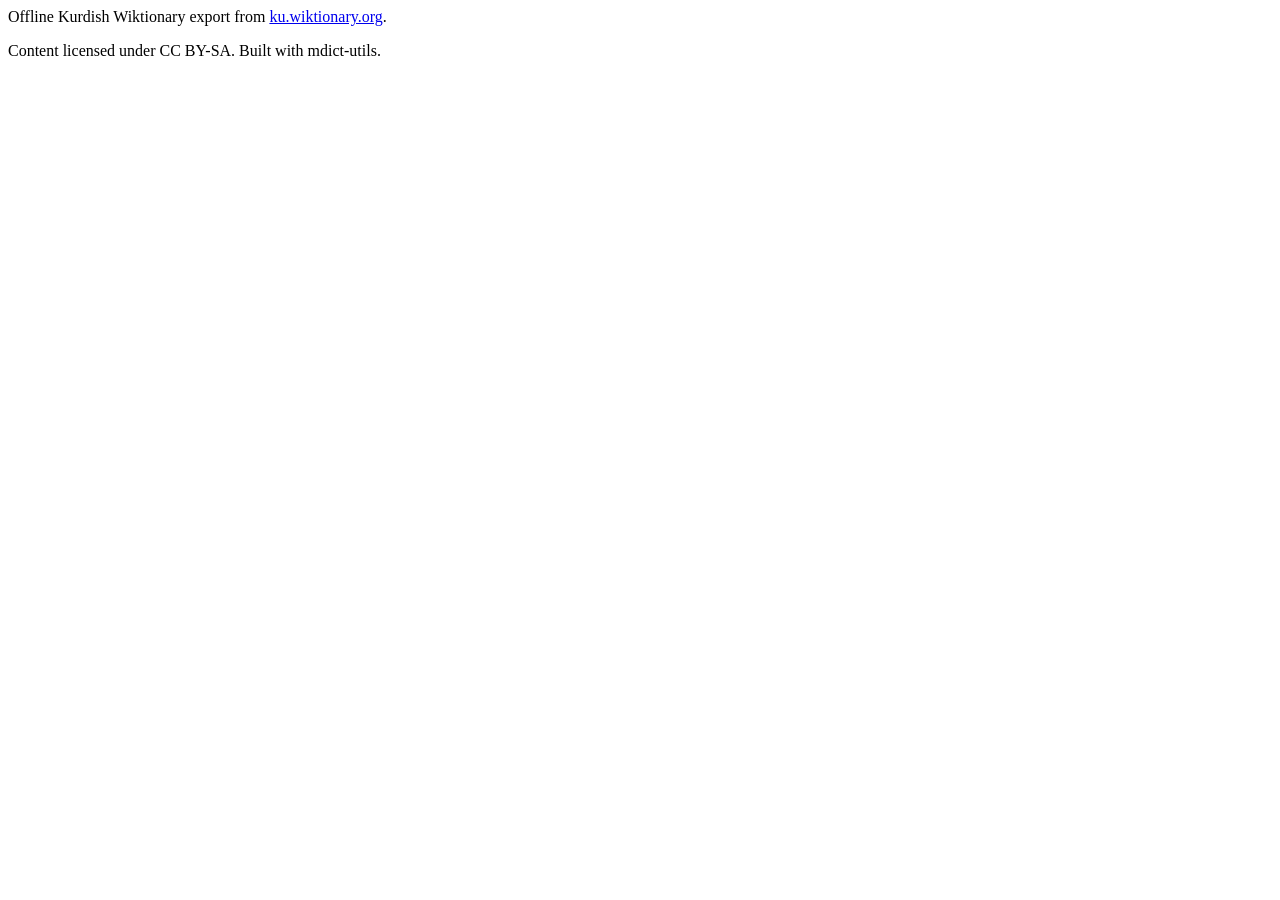
<file: assets/mdict/templates/description.html>
<html>
  <body>
    <p>
      Offline Kurdish Wiktionary export from
      <a href="https://ku.wiktionary.org/">ku.wiktionary.org</a>.
    </p>
    <p>Content licensed under CC BY-SA. Built with mdict-utils.</p>
  </body>
</html>
</file>
<file: assets/mdict/css/wiktionary.css>
/* Wîkîferheng — MDict entry stylesheet (MDD path: css/wiktionary.css)
   First line intentionally blank — required by some MDict packers. */

:root {
  --wikt-bg: #ffffff;
  --wikt-surface: #ffffff;
  --wikt-surface-2: #f6f8fb;
  --wikt-surface-3: #eef2f7;
  --wikt-text: #1e293b;
  --wikt-text-strong: #0f172a;
  --wikt-muted: #64748b;
  --wikt-accent: #2563eb;
  --wikt-accent-hover: #1d4ed8;
  --wikt-accent-soft: #eff6ff;
  --wikt-audio-btn-bg: #eff6ff;
  --wikt-audio-btn-border: #93c5fd;
  --wikt-audio-btn-icon: #1d4ed8;
  --wikt-pos-bg: #dcfce7;
  --wikt-pos-text: #166534;
  --wikt-ipa-text: #b45309;
  --wikt-ipa-bg: #fffbeb;
  --wikt-border: #e2e8f0;
  --wikt-shadow: 0 1px 3px rgba(15, 23, 42, 0.06), 0 8px 24px rgba(15, 23, 42, 0.06);
  --wikt-radius: 12px;
  --wikt-font: system-ui, -apple-system, "Segoe UI", Roboto, "Helvetica Neue", sans-serif;
  --wikt-font-latin: "Manrope", var(--wikt-font);
  --wikt-font-arabic: "Sahel", var(--wikt-font);
  /* Spacing scale (4px base) */
  --wikt-space-1: 0.25rem;
  --wikt-space-2: 0.5rem;
  --wikt-space-3: 0.75rem;
  --wikt-space-4: 1rem;
  --wikt-space-5: 1.25rem;
  --wikt-space-6: 1.5rem;
  --wikt-space-8: 2rem;
  --wikt-space-10: 2.5rem;
  --wikt-pad-inline: clamp(1.25rem, 5vw, 3rem);
  --wikt-pad-block: clamp(1.5rem, 4vh, 2.5rem);
  --wikt-section-gap: 1.75rem;
  --wikt-sidebar-width: clamp(11.5rem, 16vw, 17.5rem);
  --wikt-layout-gap: clamp(1.25rem, 3vw, 2.5rem);
  --wikt-sidebar-top: var(--wikt-pad-block);
}

html {
  box-sizing: border-box;
}

*,
*::before,
*::after {
  box-sizing: inherit;
}

body:has(.wikt-entry) {
  margin: 0;
  min-height: 100vh;
  min-height: 100dvh;
  background: var(--wikt-surface-2);
}

@font-face {
  font-family: Manrope;
  font-style: normal;
  font-weight: 400;
  font-display: swap;
  src: url("../fonts/manrope/manrope-latin-400.woff2") format("woff2");
  unicode-range: U+0000-00FF, U+0131, U+0152-0153, U+02BB-02BC, U+02C6, U+02DA, U+02DC,
    U+0304, U+0308, U+0329, U+2000-206F, U+20AC, U+2122, U+2191, U+2193, U+2212, U+2215,
    U+FEFF, U+FFFD;
}

@font-face {
  font-family: Manrope;
  font-style: normal;
  font-weight: 400;
  font-display: swap;
  src: url("../fonts/manrope/manrope-latin-ext-400.woff2") format("woff2");
  unicode-range: U+0100-02BA, U+02BD-02C5, U+02C7-02CC, U+02CE-02D7, U+02DD-02FF, U+0304,
    U+0308, U+0329, U+1D00-1DBF, U+1E00-1E9F, U+1EF2-1EFF, U+2020, U+20A0-20AB, U+20AD-20C0,
    U+2113, U+2C60-2C7F, U+A720-A7FF;
}

@font-face {
  font-family: Manrope;
  font-style: normal;
  font-weight: 500;
  font-display: swap;
  src: url("../fonts/manrope/manrope-latin-500.woff2") format("woff2");
  unicode-range: U+0000-00FF, U+0131, U+0152-0153, U+02BB-02BC, U+02C6, U+02DA, U+02DC,
    U+0304, U+0308, U+0329, U+2000-206F, U+20AC, U+2122, U+2191, U+2193, U+2212, U+2215,
    U+FEFF, U+FFFD;
}

@font-face {
  font-family: Manrope;
  font-style: normal;
  font-weight: 500;
  font-display: swap;
  src: url("../fonts/manrope/manrope-latin-ext-500.woff2") format("woff2");
  unicode-range: U+0100-02BA, U+02BD-02C5, U+02C7-02CC, U+02CE-02D7, U+02DD-02FF, U+0304,
    U+0308, U+0329, U+1D00-1DBF, U+1E00-1E9F, U+1EF2-1EFF, U+2020, U+20A0-20AB, U+20AD-20C0,
    U+2113, U+2C60-2C7F, U+A720-A7FF;
}

@font-face {
  font-family: Manrope;
  font-style: normal;
  font-weight: 600;
  font-display: swap;
  src: url("../fonts/manrope/manrope-latin-600.woff2") format("woff2");
  unicode-range: U+0000-00FF, U+0131, U+0152-0153, U+02BB-02BC, U+02C6, U+02DA, U+02DC,
    U+0304, U+0308, U+0329, U+2000-206F, U+20AC, U+2122, U+2191, U+2193, U+2212, U+2215,
    U+FEFF, U+FFFD;
}

@font-face {
  font-family: Manrope;
  font-style: normal;
  font-weight: 600;
  font-display: swap;
  src: url("../fonts/manrope/manrope-latin-ext-600.woff2") format("woff2");
  unicode-range: U+0100-02BA, U+02BD-02C5, U+02C7-02CC, U+02CE-02D7, U+02DD-02FF, U+0304,
    U+0308, U+0329, U+1D00-1DBF, U+1E00-1E9F, U+1EF2-1EFF, U+2020, U+20A0-20AB, U+20AD-20C0,
    U+2113, U+2C60-2C7F, U+A720-A7FF;
}

@font-face {
  font-family: Manrope;
  font-style: normal;
  font-weight: 700;
  font-display: swap;
  src: url("../fonts/manrope/manrope-latin-700.woff2") format("woff2");
  unicode-range: U+0000-00FF, U+0131, U+0152-0153, U+02BB-02BC, U+02C6, U+02DA, U+02DC,
    U+0304, U+0308, U+0329, U+2000-206F, U+20AC, U+2122, U+2191, U+2193, U+2212, U+2215,
    U+FEFF, U+FFFD;
}

@font-face {
  font-family: Manrope;
  font-style: normal;
  font-weight: 700;
  font-display: swap;
  src: url("../fonts/manrope/manrope-latin-ext-700.woff2") format("woff2");
  unicode-range: U+0100-02BA, U+02BD-02C5, U+02C7-02CC, U+02CE-02D7, U+02DD-02FF, U+0304,
    U+0308, U+0329, U+1D00-1DBF, U+1E00-1E9F, U+1EF2-1EFF, U+2020, U+20A0-20AB, U+20AD-20C0,
    U+2113, U+2C60-2C7F, U+A720-A7FF;
}

@font-face {
  font-family: Sahel;
  font-style: normal;
  font-weight: 400;
  font-display: swap;
  src: url("../fonts/sahel/Sahel-WOL.woff2") format("woff2");
  unicode-range: U+0600-06FF, U+0750-077F, U+08A0-08FF, U+200C-200F, U+FB50-FDFF, U+FE70-FEFF;
}

@font-face {
  font-family: Sahel;
  font-style: normal;
  font-weight: 600;
  font-display: swap;
  src: url("../fonts/sahel/Sahel-SemiBold-WOL.woff2") format("woff2");
  unicode-range: U+0600-06FF, U+0750-077F, U+08A0-08FF, U+200C-200F, U+FB50-FDFF, U+FE70-FEFF;
}

@font-face {
  font-family: Sahel;
  font-style: normal;
  font-weight: 700;
  font-display: swap;
  src: url("../fonts/sahel/Sahel-Bold-WOL.woff2") format("woff2");
  unicode-range: U+0600-06FF, U+0750-077F, U+08A0-08FF, U+200C-200F, U+FB50-FDFF, U+FE70-FEFF;
}

.wikt-entry {
  box-sizing: border-box;
  width: 100%;
  max-width: none;
  min-height: 100vh;
  min-height: 100dvh;
  margin: 0;
  padding: var(--wikt-pad-block) var(--wikt-pad-inline);
  font-family: var(--wikt-font-latin), Sahel, var(--wikt-font);
  font-size: 1rem;
  line-height: 1.65;
  color: var(--wikt-text);
  background: var(--wikt-bg);
}

.wikt-entry :where(
    .wikt-fold,
    .wikt-fold-body,
    .wikt-section-html,
    .wikt-definitions,
    .wikt-examples,
    .wikt-chip-list,
    .wikt-etymology,
    .wikt-derived-list,
    .wikt-translations,
    .wikt-alt-script-list,
    .wikt-citation,
    table
  ) {
  font-family: var(--wikt-font-latin), Sahel, var(--wikt-font);
}

.wikt-header {
  margin: 0 0 var(--wikt-space-6);
  padding: 0 0 var(--wikt-space-6);
  scroll-margin-top: var(--wikt-space-6);
  border-bottom: 1px solid var(--wikt-border);
}

.wikt-headword {
  margin: 0 0 var(--wikt-space-4);
  padding: 0;
  font-family: var(--wikt-font-latin), Sahel, var(--wikt-font);
  font-size: clamp(1.85rem, 5vw, 2.35rem);
  font-weight: 700;
  letter-spacing: -0.02em;
  line-height: 1.2;
  color: var(--wikt-text-strong);
}

.wikt-meta-row {
  display: flex;
  flex-wrap: wrap;
  gap: var(--wikt-space-2) var(--wikt-space-3);
  align-items: center;
  margin: 0;
  padding: 0;
}

.wikt-meta-row + .wikt-meta-row {
  margin-top: var(--wikt-space-3);
}

.wikt-pos {
  display: inline-block;
  margin: 0;
  padding: var(--wikt-space-2) var(--wikt-space-4);
  font-size: 0.7rem;
  font-style: normal;
  font-weight: 700;
  text-transform: uppercase;
  letter-spacing: 0.05em;
  line-height: 1.2;
  color: var(--wikt-pos-text);
  background: var(--wikt-pos-bg);
  border: 1px solid #bbf7d0;
  border-radius: 999px;
}

.wikt-ipa {
  display: inline-block;
  margin: 0;
  padding: var(--wikt-space-2) var(--wikt-space-4);
  font-size: 0.9rem;
  font-family: var(--wikt-font-latin), Sahel, var(--wikt-font);
  line-height: 1.3;
  color: var(--wikt-ipa-text);
  background: var(--wikt-ipa-bg);
  border: 1px solid #fde68a;
  border-radius: 8px;
}

.wikt-pronunciation {
  margin: var(--wikt-space-3) 0 0;
  padding: 0;
  font-size: 0.88rem;
  color: var(--wikt-muted);
}

.wikt-audio-list {
  margin: 0;
  padding: 0;
  list-style: none;
}

.wikt-audio-list:not(.wikt-audio-list-compact) .wikt-audio-item {
  display: flex;
  flex-direction: column;
  gap: var(--wikt-space-2);
  margin: 0 0 var(--wikt-space-4);
  padding: var(--wikt-space-4) var(--wikt-space-5);
  background: var(--wikt-surface-2);
  border: 1px solid var(--wikt-border);
  border-radius: 10px;
}

.wikt-audio-list:not(.wikt-audio-list-compact) .wikt-audio-item:last-child {
  margin-bottom: 0;
}

.wikt-audio-list:not(.wikt-audio-list-compact) .wikt-audio-label {
  font-size: 0.82rem;
  font-weight: 600;
  color: var(--wikt-muted);
}

.wikt-audio-item audio {
  width: 100%;
  max-width: 100%;
  height: 2.25rem;
}

.wikt-figure-grid {
  display: grid;
  grid-template-columns: repeat(auto-fill, minmax(5.5rem, 1fr));
  gap: var(--wikt-space-3);
  margin: 0;
  padding: 0;
}

.wikt-figure {
  margin: 0;
  padding: var(--wikt-space-2);
  text-align: center;
  background: var(--wikt-surface-2);
  border: 1px solid var(--wikt-border);
  border-radius: 10px;
}

.wikt-figure-img {
  display: block;
  max-width: 100%;
  max-height: 4.5rem;
  margin: 0 auto;
  object-fit: contain;
}

.wikt-figure-hero {
  max-height: 11rem;
  width: 100%;
  object-fit: cover;
  border-radius: 6px;
}

.wikt-figure-wide {
  grid-column: 1 / -1;
  padding: var(--wikt-space-3);
}

.wikt-fold {
  margin: var(--wikt-section-gap) 0 0;
  scroll-margin-top: var(--wikt-space-6);
  border: 1px solid var(--wikt-border);
  border-radius: var(--wikt-radius);
  background: var(--wikt-bg);
  box-shadow: 0 1px 2px rgba(15, 23, 42, 0.03);
}

.wikt-header + .wikt-fold {
  margin-top: 0;
}

.wikt-fold > summary.wikt-section {
  display: flex;
  align-items: center;
  gap: var(--wikt-space-3);
  margin: 0;
  padding: var(--wikt-space-3) var(--wikt-space-4);
  font-family: var(--wikt-font-latin), Sahel, var(--wikt-font);
  font-size: 0.68rem;
  font-weight: 800;
  text-transform: uppercase;
  letter-spacing: 0.14em;
  line-height: 1.3;
  color: var(--wikt-accent);
  list-style: none;
  cursor: pointer;
  user-select: none;
  background: var(--wikt-surface-2);
  border-radius: var(--wikt-radius) var(--wikt-radius) 0 0;
}

.wikt-fold:not([open]) > summary.wikt-section {
  border-radius: var(--wikt-radius);
}

.wikt-fold[open] > summary.wikt-section {
  border-bottom: 1px solid var(--wikt-border);
}

.wikt-fold > summary.wikt-section::-webkit-details-marker {
  display: none;
}

.wikt-fold > summary.wikt-section::marker {
  content: "";
}

.wikt-fold-chevron {
  flex-shrink: 0;
  width: 0.45rem;
  height: 0.45rem;
  margin-top: -0.15rem;
  border-right: 2px solid currentColor;
  border-bottom: 2px solid currentColor;
  transform: rotate(45deg);
  opacity: 0.65;
  transition: transform 0.15s ease;
}

.wikt-fold:not([open]) .wikt-fold-chevron {
  transform: rotate(-45deg);
  margin-top: 0.1rem;
}

.wikt-fold-body {
  padding: var(--wikt-space-4);
}

.wikt-fold-body > :last-child {
  margin-bottom: 0;
}

.wikt-section-html {
  margin-bottom: 0;
}

.wikt-definitions {
  margin: 0;
  padding: 0 0 0 1.625rem;
}

.wikt-definitions li {
  margin: 0;
  padding: var(--wikt-space-3) 0 var(--wikt-space-3) var(--wikt-space-2);
}

.wikt-definitions li:first-child {
  padding-top: var(--wikt-space-1);
}

.wikt-definitions li:last-child {
  padding-bottom: 0;
}

.wikt-definitions li::marker {
  color: var(--wikt-accent);
  font-weight: 700;
}

.wikt-examples {
  margin: 0;
  padding: 0;
  list-style: none;
}

.wikt-examples li {
  margin: 0 0 var(--wikt-space-3);
  padding: var(--wikt-space-4) var(--wikt-space-5);
  font-family: var(--wikt-font-latin), Sahel, var(--wikt-font);
  font-size: 0.98rem;
  line-height: 1.55;
  color: var(--wikt-text);
  background: var(--wikt-accent-soft);
  border-left: 4px solid var(--wikt-accent);
  border-radius: 0 10px 10px 0;
}

.wikt-examples li:last-child {
  margin-bottom: 0;
}

.wikt-chip-list,
ul.wikt-chip-list {
  display: flex;
  flex-wrap: wrap;
  gap: var(--wikt-space-2) var(--wikt-space-3);
  margin: 0;
  padding: 0;
  line-height: 1.4;
  list-style: none;
}

ul.wikt-chip-list > li {
  margin: 0;
  padding: 0;
}

.wikt-section-html ul.wikt-chip-list {
  padding: var(--wikt-space-4);
  background: var(--wikt-surface-2);
  border: 1px solid var(--wikt-border);
  border-radius: var(--wikt-radius);
}

.wikt-chip-list a,
ul.wikt-chip-list a {
  display: inline-block;
  margin: 0;
  padding: var(--wikt-space-2) var(--wikt-space-4);
  font-size: 0.88rem;
  font-weight: 500;
  text-decoration: none;
  color: var(--wikt-accent);
  background: var(--wikt-surface-2);
  border: 1px solid var(--wikt-border);
  border-radius: 8px;
}

.wikt-chip-list a:hover,
ul.wikt-chip-list a:hover {
  color: var(--wikt-accent-hover);
  border-color: #93c5fd;
  background: var(--wikt-accent-soft);
}

ul.wikt-chip-list .Latn {
  display: contents;
}

.wikt-section-hevmane ul.wikt-chip-list {
  background: linear-gradient(135deg, #f0fdf4 0%, var(--wikt-surface-2) 100%);
  border-color: #bbf7d0;
}

.wikt-section-dijmane ul.wikt-chip-list {
  background: linear-gradient(135deg, #fef2f2 0%, var(--wikt-surface-2) 100%);
  border-color: #fecaca;
}

.wikt-section-bide-ber ul.wikt-chip-list {
  background: linear-gradient(135deg, #eff6ff 0%, var(--wikt-surface-2) 100%);
}

/* --- Bi alfabeyên din (alternate scripts) --- */

.wikt-alt-script-list {
  display: flex;
  flex-direction: column;
  gap: var(--wikt-space-3);
  margin: 0;
  padding: var(--wikt-space-4);
  list-style: none;
  background: var(--wikt-surface-2);
  border: 1px solid var(--wikt-border);
  border-radius: var(--wikt-radius);
  box-shadow: var(--wikt-shadow);
}

.wikt-alt-script-list > li {
  padding: var(--wikt-space-3) var(--wikt-space-4);
  font-size: 0.9rem;
  line-height: 1.55;
  background: var(--wikt-bg);
  border: 1px solid var(--wikt-border);
  border-radius: 10px;
}

.wikt-alt-script-list .Latn a {
  font-weight: 600;
  color: var(--wikt-text-strong);
}

.wikt-alt-script-list .usage-label-sense,
.wikt-alt-script-list .label-content {
  font-size: 0.78rem;
  font-style: italic;
  color: var(--wikt-muted);
}

.wikt-alt-script-list .label-brac {
  display: none;
}

/* --- Jê (derived terms): POS label + term chip --- */

.wikt-section-je .wikt-derived-wrap,
.wikt-section-je .list-switcher,
.wikt-section-je .wikt-derived-grid {
  margin: 0;
  padding: 0;
  background: none;
  border: none;
  box-shadow: none;
}

.wikt-section-je ul.wikt-derived-list.wikt-chip-list {
  gap: var(--wikt-space-2);
}

.wikt-section-je ul.wikt-chip-list > li.wikt-derived-item {
  display: inline-flex;
  align-items: stretch;
  max-width: 100%;
  margin: 0;
  padding: 0;
  overflow: hidden;
  background: var(--wikt-bg);
  border: 1px solid var(--wikt-border);
  border-radius: 8px;
  transition: border-color 0.15s ease, box-shadow 0.15s ease;
}

.wikt-section-je ul.wikt-chip-list > li.wikt-derived-item:hover {
  border-color: #93c5fd;
  box-shadow: 0 1px 4px rgba(37, 99, 235, 0.08);
}

.wikt-section-je .wikt-derived-pos {
  display: inline-flex;
  flex-shrink: 0;
  align-items: center;
  padding: var(--wikt-space-2) var(--wikt-space-3);
  font-size: 0.6875rem;
  font-weight: 600;
  line-height: 1.2;
  color: var(--wikt-muted);
  text-transform: lowercase;
  letter-spacing: 0.01em;
  background: var(--wikt-surface-3);
  border-right: 1px solid var(--wikt-border);
}

.wikt-section-je .wikt-derived-item[data-pos="lêker"] .wikt-derived-pos {
  color: #92400e;
  background: #fffbeb;
}

.wikt-section-je .wikt-derived-item[data-pos="navdêr"] .wikt-derived-pos {
  color: #166534;
  background: #f0fdf4;
}

.wikt-section-je .wikt-derived-item[data-pos="rengdêr"] .wikt-derived-pos {
  color: #5b21b6;
  background: #f5f3ff;
}

.wikt-section-je .wikt-derived-item .Latn {
  display: inline-flex;
  align-items: center;
  min-width: 0;
}

.wikt-section-je ul.wikt-chip-list > li.wikt-derived-item a.wikt-xref,
.wikt-section-je ul.wikt-chip-list > li.wikt-derived-item .Latn a {
  display: inline-flex;
  align-items: center;
  margin: 0;
  padding: var(--wikt-space-2) var(--wikt-space-4);
  font-size: 0.875rem;
  font-weight: 500;
  line-height: 1.3;
  color: var(--wikt-accent);
  background: transparent;
  border: none;
  border-radius: 0;
}

.wikt-section-je ul.wikt-chip-list > li.wikt-derived-item a.wikt-xref:hover,
.wikt-section-je ul.wikt-chip-list > li.wikt-derived-item .Latn a:hover {
  color: var(--wikt-accent-hover);
  background: var(--wikt-accent-soft);
}

/* Terms without a POS qualifier — plain chip */
.wikt-section-je ul.wikt-chip-list > li.wikt-derived-item:not(.wikt-derived-item--tagged) {
  border: none;
  background: transparent;
  overflow: visible;
}

.wikt-section-je ul.wikt-chip-list > li.wikt-derived-item:not(.wikt-derived-item--tagged) .Latn a {
  background: var(--wikt-bg);
  border: 1px solid var(--wikt-border);
  border-radius: 8px;
}

.wikt-section-je ul.wikt-chip-list > li.wikt-derived-item:not(.wikt-derived-item--tagged) .Latn a:hover {
  border-color: #93c5fd;
  background: var(--wikt-accent-soft);
}

/* --- Ji wêjeya klasîk (citations) --- */

.wikt-section-ji-wejeya-klasik > ul,
.wikt-section-html ul:has(> li.wikt-citation-item) {
  margin: 0;
  padding: 0;
  list-style: none;
}

.wikt-citation {
  padding: var(--wikt-space-4) var(--wikt-space-5);
  background: linear-gradient(135deg, var(--wikt-accent-soft) 0%, var(--wikt-bg) 100%);
  border: 1px solid var(--wikt-border);
  border-left: 4px solid var(--wikt-accent);
  border-radius: 0 var(--wikt-radius) var(--wikt-radius) 0;
  box-shadow: var(--wikt-shadow);
}

.wikt-citation .cited-source {
  display: block;
  margin: 0 0 var(--wikt-space-3);
  font-size: 0.8125rem;
  line-height: 1.5;
  color: var(--wikt-muted);
}

.wikt-citation cite,
.wikt-citation .wikt-citation-title {
  font-style: normal;
  font-weight: 600;
  color: var(--wikt-text-strong);
}

.wikt-citation dl {
  margin: 0;
  padding: 0;
}

.wikt-citation dd {
  margin: 0;
  padding: 0;
}

.wikt-citation .h-quotation,
.wikt-citation .e-quotation {
  display: block;
  font-family: var(--wikt-font-latin), Sahel, var(--wikt-font);
  font-size: 0.95rem;
  line-height: 1.75;
  color: var(--wikt-text);
}

.wikt-citation .e-quotation b,
.wikt-citation .e-quotation strong {
  font-weight: 700;
  color: var(--wikt-accent-hover);
}

.wikt-etymology {
  margin: 0;
  padding: var(--wikt-space-4) var(--wikt-space-5);
  font-size: 0.92rem;
  line-height: 1.65;
  color: var(--wikt-text);
  background: linear-gradient(135deg, var(--wikt-surface-2) 0%, var(--wikt-bg) 100%);
  border: 1px solid var(--wikt-border);
  border-left: 4px solid #a78bfa;
  border-radius: 0 var(--wikt-radius) var(--wikt-radius) 0;
  box-shadow: var(--wikt-shadow);
}

.wikt-etymology a,
.wikt-section-etimoloji a {
  color: var(--wikt-accent);
  font-weight: 500;
  text-decoration: none;
  border-bottom: 1px solid #bfdbfe;
}

.wikt-etymology a:hover,
.wikt-section-etimoloji a:hover {
  color: var(--wikt-accent-hover);
  border-bottom-color: var(--wikt-accent-hover);
}

.wikt-section-etimoloji .wikt-etymology + .wikt-etymology {
  margin-top: var(--wikt-space-3);
}

.wikt-table-wrap {
  margin: 0;
  padding: 0;
  overflow-x: auto;
  -webkit-overflow-scrolling: touch;
  border: 1px solid var(--wikt-border);
  border-radius: 10px;
}

.wikt-conj-table {
  width: 100%;
  min-width: 280px;
  border-collapse: collapse;
  font-size: 0.88rem;
}

.wikt-conj-table th,
.wikt-conj-table td {
  padding: var(--wikt-space-3) var(--wikt-space-4);
  text-align: left;
  border-bottom: 1px solid var(--wikt-border);
}

.wikt-conj-table tr:last-child td {
  border-bottom: none;
}

.wikt-conj-table th {
  font-size: 0.72rem;
  text-transform: uppercase;
  letter-spacing: 0.05em;
  color: var(--wikt-muted);
  background: var(--wikt-surface-3);
}

.wikt-conj-table td {
  background: var(--wikt-bg);
}

.wikt-conj-table tbody tr:nth-child(even) td {
  background: var(--wikt-surface-2);
}

.wikt-footer-note {
  margin: var(--wikt-section-gap) 0 0;
  padding: var(--wikt-space-5) 0 0;
  font-size: 0.75rem;
  line-height: 1.5;
  color: var(--wikt-muted);
  border-top: 1px solid var(--wikt-border);
}

.wikt-live-wiki-intro {
  margin: 0 0 var(--wikt-space-4);
  font-size: 0.92rem;
  line-height: 1.55;
  color: var(--wikt-text-muted);
}

.wikt-live-wiki-action {
  margin: 0 0 var(--wikt-space-3);
}

.wikt-live-wiki-link {
  display: inline-flex;
  flex-wrap: wrap;
  align-items: center;
  gap: 0.35rem 0.5rem;
  padding: 0.65rem 1rem;
  font-size: 0.95rem;
  font-weight: 500;
  color: var(--wikt-accent);
  text-decoration: none;
  background: var(--wikt-surface-2);
  border: 1px solid var(--wikt-border);
  border-radius: var(--wikt-radius-md, 8px);
  transition: background 0.15s ease, border-color 0.15s ease, color 0.15s ease;
}

.wikt-live-wiki-link:hover {
  color: var(--wikt-accent-hover);
  border-color: #93c5fd;
  background: #eff6ff;
}

.wikt-live-wiki-link strong {
  font-weight: 600;
}

.wikt-live-wiki-external {
  display: inline-block;
  width: 0.95rem;
  height: 0.95rem;
  margin-inline-start: 0.15rem;
  background: currentColor;
  mask: url("data:image/svg+xml,%3Csvg xmlns='http://www.w3.org/2000/svg' viewBox='0 0 24 24' fill='none' stroke='black' stroke-width='2'%3E%3Cpath d='M18 13v6a2 2 0 0 1-2 2H5a2 2 0 0 1-2-2V8a2 2 0 0 1 2-2h6'/%3E%3Cpath d='M15 3h6v6'/%3E%3Cpath d='M10 14 21 3'/%3E%3C/svg%3E")
    center / contain no-repeat;
  -webkit-mask: url("data:image/svg+xml,%3Csvg xmlns='http://www.w3.org/2000/svg' viewBox='0 0 24 24' fill='none' stroke='black' stroke-width='2'%3E%3Cpath d='M18 13v6a2 2 0 0 1-2 2H5a2 2 0 0 1-2-2V8a2 2 0 0 1 2-2h6'/%3E%3Cpath d='M15 3h6v6'/%3E%3Cpath d='M10 14 21 3'/%3E%3C/svg%3E")
    center / contain no-repeat;
}

.wikt-live-wiki-url {
  margin: 0;
  font-size: 0.78rem;
  line-height: 1.45;
  color: var(--wikt-muted);
  word-break: break-all;
}

.wikt-live-wiki-url code {
  font-size: inherit;
  color: inherit;
  background: transparent;
}

.wikt-live-wiki-link-en {
  display: none;
}

.wikt-entry.wikt-show-en .wikt-live-wiki-link-ku {
  display: none;
}

.wikt-entry.wikt-show-en .wikt-live-wiki-link-en {
  display: inline;
}

.wikt-xref {
  color: var(--wikt-accent);
  font-weight: 500;
  text-decoration: none;
  border-bottom: 1px solid #93c5fd;
}

.wikt-xref:hover {
  color: var(--wikt-accent-hover);
  border-bottom-color: var(--wikt-accent-hover);
}

@media (max-width: 480px) {
  :root {
    --wikt-pad-inline: clamp(1rem, 4vw, 1.25rem);
    --wikt-pad-block: clamp(1rem, 3vh, 1.35rem);
    --wikt-section-gap: 1.5rem;
    --wikt-layout-gap: 1rem;
  }

  .wikt-examples li {
    padding: var(--wikt-space-3) var(--wikt-space-4);
  }
}

.wikt-entry-layout {
  display: grid;
  grid-template-columns: var(--wikt-sidebar-width) minmax(0, 1fr);
  gap: var(--wikt-layout-gap);
  align-items: stretch;
  width: 100%;
  max-width: none;
}

.wikt-sidebar {
  align-self: stretch;
  display: flex;
  flex-direction: column;
  min-height: 100%;
}

.wikt-sidebar-pin-placeholder {
  display: none;
  flex-shrink: 0;
}

.wikt-sidebar-pin-placeholder:not([hidden]) {
  display: block;
}

.wikt-entry-main {
  min-width: 0;
  max-width: none;
}

.wikt-sidebar-sticky {
  position: -webkit-sticky;
  position: sticky;
  top: var(--wikt-sidebar-top);
  align-self: flex-start;
  width: 100%;
  z-index: 25;
  display: flex;
  flex-direction: column;
  max-height: calc(100dvh - var(--wikt-sidebar-top) - var(--wikt-pad-block));
  overflow: hidden;
  font-family: var(--wikt-font-latin), Sahel, var(--wikt-font);
  background: linear-gradient(165deg, var(--wikt-surface-2) 0%, var(--wikt-bg) 38%);
  border: 1px solid var(--wikt-border);
  border-radius: calc(var(--wikt-radius) + 4px);
  box-shadow:
    0 1px 2px rgba(15, 23, 42, 0.04),
    0 12px 32px rgba(15, 23, 42, 0.06);
}

.wikt-sidebar-sticky.wikt-sidebar-sticky--fixed {
  position: fixed;
  z-index: 30;
}

.wikt-sidebar-tools {
  flex-shrink: 0;
  padding: var(--wikt-space-4) var(--wikt-space-4) var(--wikt-space-3);
  background: var(--wikt-bg);
  border-bottom: 1px solid var(--wikt-border);
  border-radius: calc(var(--wikt-radius) + 4px) calc(var(--wikt-radius) + 4px) 0 0;
}

.wikt-toc {
  display: flex;
  flex-direction: column;
  flex: 1;
  min-height: 0;
  margin: 0;
  padding: 0;
}

.wikt-toc-header {
  display: flex;
  align-items: center;
  gap: var(--wikt-space-3);
  flex-shrink: 0;
  padding: var(--wikt-space-4) var(--wikt-space-4) var(--wikt-space-2);
}

.wikt-toc-icon {
  flex-shrink: 0;
  width: 2rem;
  height: 2rem;
  border-radius: 10px;
  background: var(--wikt-accent-soft);
  border: 1px solid #bfdbfe;
  background-image: url("data:image/svg+xml,%3Csvg xmlns='http://www.w3.org/2000/svg' width='16' height='16' fill='none' viewBox='0 0 16 16'%3E%3Cpath stroke='%232563eb' stroke-linecap='round' stroke-width='1.5' d='M3 4.5h10M3 8h10M3 11.5h6'/%3E%3C/svg%3E");
  background-repeat: no-repeat;
  background-position: center;
}

.wikt-toc-title {
  margin: 0;
  padding: 0;
  font-size: 0.72rem;
  font-weight: 800;
  text-transform: uppercase;
  letter-spacing: 0.12em;
  line-height: 1.35;
  color: var(--wikt-text-strong);
}

.wikt-toc-title-en {
  display: none;
}

.wikt-show-en .wikt-toc-title-ku {
  display: none;
}

.wikt-show-en .wikt-toc-title-en {
  display: inline;
}

.wikt-toc-scroll {
  flex: 1;
  min-height: 0;
  overflow: auto;
  padding: 0 var(--wikt-space-2) var(--wikt-space-4);
  scrollbar-width: thin;
  scrollbar-color: #cbd5e1 transparent;
}

.wikt-toc-scroll::-webkit-scrollbar {
  width: 6px;
}

.wikt-toc-scroll::-webkit-scrollbar-thumb {
  background: #cbd5e1;
  border-radius: 999px;
}

.wikt-toc-list {
  position: relative;
  margin: 0;
  padding: var(--wikt-space-1) 0 var(--wikt-space-1) var(--wikt-space-4);
  list-style: none;
}

.wikt-toc-list::before {
  content: "";
  position: absolute;
  left: 0.4rem;
  top: 0.65rem;
  bottom: 0.65rem;
  width: 2px;
  background: linear-gradient(180deg, var(--wikt-border) 0%, #dbeafe 50%, var(--wikt-border) 100%);
  border-radius: 1px;
}

.wikt-toc-list li {
  margin: 0;
  padding: 0;
}

.wikt-toc-list li + li {
  margin-top: 2px;
}

.wikt-toc-link {
  position: relative;
  display: block;
  margin: 0;
  padding: 0.42rem 0.55rem 0.42rem 0.65rem;
  font-size: 0.8125rem;
  font-weight: 500;
  line-height: 1.4;
  color: var(--wikt-text);
  text-decoration: none;
  border-radius: 8px;
  transition:
    color 0.15s ease,
    background 0.15s ease;
}

.wikt-toc-link::before {
  content: "";
  position: absolute;
  left: -1.05rem;
  top: 50%;
  z-index: 1;
  width: 0.5rem;
  height: 0.5rem;
  border-radius: 50%;
  background: var(--wikt-bg);
  border: 2px solid #cbd5e1;
  transform: translateY(-50%);
  transition:
    border-color 0.15s ease,
    background 0.15s ease,
    box-shadow 0.15s ease;
}

.wikt-toc-link--head {
  margin-bottom: var(--wikt-space-2);
  padding-bottom: var(--wikt-space-3);
  font-weight: 700;
  font-size: 0.875rem;
  color: var(--wikt-text-strong);
  border-bottom: 1px dashed var(--wikt-border);
  border-radius: 8px 8px 0 0;
}

.wikt-toc-link--head::before {
  width: 0.55rem;
  height: 0.55rem;
  border-color: var(--wikt-accent);
  background: var(--wikt-accent-soft);
}

.wikt-toc-link:hover {
  color: var(--wikt-accent-hover);
  background: rgba(239, 246, 255, 0.85);
}

.wikt-toc-link:hover::before {
  border-color: var(--wikt-accent);
}

.wikt-toc-link--active,
.wikt-toc-link:focus-visible {
  color: var(--wikt-accent);
  font-weight: 600;
  background: var(--wikt-accent-soft);
  outline: none;
}

.wikt-toc-link--active::before,
.wikt-toc-link:focus-visible::before {
  background: var(--wikt-accent);
  border-color: var(--wikt-accent);
  box-shadow: 0 0 0 3px rgba(37, 99, 235, 0.18);
}

.wikt-toc-label-en {
  display: none;
}

.wikt-show-en .wikt-toc-label-ku {
  display: none;
}

.wikt-show-en .wikt-toc-label-en {
  display: inline;
}

.wikt-lang-toggle {
  margin: 0;
  padding: 0;
}

.wikt-lang-toggle-heading {
  display: block;
  margin: 0 0 var(--wikt-space-3);
  font-size: 0.68rem;
  font-weight: 800;
  text-transform: uppercase;
  letter-spacing: 0.1em;
  line-height: 1.3;
  color: var(--wikt-muted);
}

.wikt-lang-segment {
  display: block;
  cursor: pointer;
}

.wikt-lang-segment-input {
  position: absolute;
  width: 1px;
  height: 1px;
  padding: 0;
  margin: -1px;
  overflow: hidden;
  clip: rect(0, 0, 0, 0);
  white-space: nowrap;
  border: 0;
}

.wikt-lang-segment-track {
  position: relative;
  display: grid;
  grid-template-columns: 1fr 1fr;
  gap: 0;
  padding: 3px;
  background: var(--wikt-surface-3);
  border: 1px solid var(--wikt-border);
  border-radius: 10px;
}

.wikt-lang-segment-thumb {
  position: absolute;
  top: 3px;
  bottom: 3px;
  left: 3px;
  width: calc(50% - 3px);
  border-radius: 7px;
  background: var(--wikt-bg);
  box-shadow: 0 1px 3px rgba(15, 23, 42, 0.1);
  transition: transform 0.2s ease;
  pointer-events: none;
}

.wikt-lang-segment-input:checked + .wikt-lang-segment-track .wikt-lang-segment-thumb {
  transform: translateX(100%);
}

.wikt-lang-segment-option {
  position: relative;
  z-index: 1;
  padding: 0.5rem 0.35rem;
  font-size: 0.75rem;
  font-weight: 700;
  line-height: 1.2;
  text-align: center;
  color: var(--wikt-muted);
  transition: color 0.2s ease;
  user-select: none;
}

.wikt-lang-segment-input:not(:checked)
  + .wikt-lang-segment-track
  .wikt-lang-segment-option--ku {
  color: var(--wikt-accent);
}

.wikt-lang-segment-input:checked + .wikt-lang-segment-track .wikt-lang-segment-option--en {
  color: var(--wikt-accent);
}

.wikt-lang-toggle-caption {
  display: block;
  margin: var(--wikt-space-3) 0 0;
  font-size: 0.78rem;
  line-height: 1.45;
  color: var(--wikt-muted);
}

.wikt-toggle-en {
  display: none;
}

.wikt-show-en .wikt-toggle-ku {
  display: none;
}

.wikt-show-en .wikt-toggle-en {
  display: inline;
}

.wikt-entry .wikt-section-en,
.wikt-entry summary.wikt-section .wikt-section-en {
  display: none;
}

.wikt-entry.wikt-show-en .wikt-section-ku,
.wikt-entry.wikt-show-en summary.wikt-section .wikt-section-ku {
  display: none;
}

.wikt-entry.wikt-show-en .wikt-section-en,
.wikt-entry.wikt-show-en summary.wikt-section .wikt-section-en {
  display: inline;
}

.wikt-pron-block {
  margin: 0;
  padding: 0;
}

.wikt-ipa-row {
  margin-bottom: var(--wikt-space-2);
}

.wikt-kitekrin-row {
  display: flex;
  flex-wrap: wrap;
  align-items: baseline;
  gap: 0.35rem 0.65rem;
  margin-bottom: var(--wikt-space-2);
}

.wikt-kitekrin-label {
  font-size: 0.78rem;
  font-weight: 600;
  letter-spacing: 0.02em;
  color: var(--wikt-muted);
  text-transform: none;
}

.wikt-kitekrin {
  display: inline-block;
  margin: 0;
  padding: var(--wikt-space-2) var(--wikt-space-4);
  font-size: 1rem;
  font-family: var(--wikt-font-latin), Sahel, var(--wikt-font);
  font-weight: 500;
  letter-spacing: 0.04em;
  line-height: 1.35;
  color: #0f766e;
  background: #f0fdfa;
  border: 1px solid #99f6e4;
  border-radius: 8px;
}

.wikt-audio-list-compact {
  display: flex;
  flex-wrap: wrap;
  align-items: center;
  gap: var(--wikt-space-2);
  margin: 0;
  padding: 0;
}

.wikt-audio-btn {
  display: inline-flex;
  flex-shrink: 0;
  align-items: center;
  justify-content: center;
  width: 2.125rem;
  height: 2.125rem;
  padding: 0;
  line-height: 0;
  background: var(--wikt-audio-btn-bg);
  border: 1px solid var(--wikt-audio-btn-border);
  border-radius: 8px;
  cursor: pointer;
  transition: background 0.15s ease, border-color 0.15s ease, box-shadow 0.15s ease;
}

.wikt-audio-btn:hover {
  background: #dbeafe;
  border-color: var(--wikt-accent);
}

.wikt-audio-btn:focus-visible {
  outline: 2px solid var(--wikt-accent);
  outline-offset: 2px;
}

.wikt-audio-btn:active {
  background: #bfdbfe;
}

/* volume-up.png: black silhouette + alpha (not white-on-black) */
.wikt-audio-btn .wikt-speaker-img {
  display: block;
  width: 1.125rem;
  height: 1.125rem;
  object-fit: contain;
  pointer-events: none;
  filter: brightness(0) saturate(100%) invert(34%) sepia(85%) saturate(1876%) hue-rotate(210deg)
    brightness(96%) contrast(93%);
}

.wikt-audio-list-compact .wikt-audio-item {
  display: inline-flex;
  flex-direction: row;
  align-items: center;
  gap: var(--wikt-space-2);
  margin: 0;
  padding: 0.15rem 0.25rem 0.15rem 0.65rem;
  max-width: 100%;
  background: var(--wikt-bg);
  border: 1px solid var(--wikt-border);
  border-radius: 999px;
  box-shadow: 0 1px 2px rgba(15, 23, 42, 0.04);
  transition:
    border-color 0.15s ease,
    box-shadow 0.15s ease;
}

.wikt-audio-list-compact .wikt-audio-item:hover {
  border-color: var(--wikt-audio-btn-border);
  box-shadow: 0 2px 6px rgba(37, 99, 235, 0.1);
}

.wikt-audio-list-compact .wikt-audio-label {
  flex: 1 1 auto;
  min-width: 0;
  font-size: 0.72rem;
  font-weight: 600;
  line-height: 1.3;
  color: var(--wikt-text);
}

.wikt-audio-list-compact .wikt-audio-btn {
  width: 1.75rem;
  height: 1.75rem;
  border-radius: 999px;
}

.wikt-audio-list-compact .wikt-audio-btn .wikt-speaker-img {
  width: 1rem;
  height: 1rem;
}

@media (min-width: 640px) {
  .wikt-audio-list-compact .wikt-audio-label {
    font-size: 0.75rem;
    white-space: nowrap;
  }
}

@media (min-width: 900px) {
  .wikt-audio-list-compact {
    gap: 0.375rem 0.5rem;
  }
}

.wikt-thumb-grid {
  display: flex;
  flex: 1;
  flex-direction: column;
  gap: var(--wikt-space-3);
  margin: 0;
}

.wikt-fold-body .wikt-thumb {
  padding: 0;
  background: transparent;
  border: none;
  border-radius: 0;
  cursor: zoom-in;
}

.wikt-fold-body .wikt-thumb-caption {
  margin-top: var(--wikt-space-2);
  padding-top: 0;
  border-top: none;
}

.wikt-thumb {
  margin: 0;
  padding: var(--wikt-space-3) var(--wikt-space-4);
  text-align: center;
  background: var(--wikt-bg);
  border: 1px solid var(--wikt-border);
  border-radius: 10px;
  cursor: zoom-in;
}

.wikt-thumb-img {
  display: block;
  width: 100%;
  max-height: 11.5rem;
  margin: 0 auto;
  object-fit: contain;
}

.wikt-thumb-caption {
  margin-top: var(--wikt-space-3);
  padding-top: var(--wikt-space-2);
  font-size: 0.85rem;
  line-height: 1.45;
  color: var(--wikt-muted);
  border-top: 1px solid var(--wikt-border);
}

.wikt-section-html {
  margin: 0 0 var(--wikt-section-gap);
  font-size: 0.92rem;
  line-height: 1.55;
  color: var(--wikt-text);
}

/* Arabic-script spans (Kurdish erebî, fa-Arab, etc.) */
.wikt-entry .wikt-script-arabic,
.wikt-entry :is(.Arab, .ku-Arab, [class*="-Arab"]) {
  font-family: var(--wikt-font-arabic);
  direction: rtl;
  unicode-bidi: embed;
  line-height: 1.85;
}

.wikt-entry .wikt-script-arabic a,
.wikt-entry :is(.Arab, .ku-Arab, [class*="-Arab"]) a {
  font-family: inherit;
  direction: inherit;
  unicode-bidi: inherit;
}

.wikt-entry :is(.Arab, .ku-Arab, [class*="-Arab"]) b,
.wikt-entry :is(.Arab, .ku-Arab, [class*="-Arab"]) strong {
  font-weight: 700;
}

.wikt-section-html > :first-child {
  margin-top: 0;
}

.wikt-section-html > :last-child {
  margin-bottom: 0;
}

/* --- Inflection / Tewandin tables (from ku.wiktionary HTML) --- */

.wikt-section-html .wikt-inflection-stack {
  display: flex;
  flex-direction: column;
  gap: var(--wikt-space-6);
  margin: 0;
  padding: var(--wikt-space-2) 0 var(--wikt-space-1);
}

.wikt-section-html .wikt-inflection-wrap,
.wikt-section-html .inflection-table-wrapper {
  box-sizing: border-box;
  max-width: 100%;
  margin: 0;
  padding: 0;
  overflow-x: auto;
  -webkit-overflow-scrolling: touch;
  background: var(--wikt-bg);
  border: 1px solid var(--wikt-border);
  border-radius: var(--wikt-radius);
  box-shadow: var(--wikt-shadow);
}

.wikt-section-html table.wikt-inflection-table,
.wikt-section-html table.inflection-table {
  width: 100%;
  min-width: min(100%, 18rem);
  margin: 0;
  border-collapse: separate;
  border-spacing: 0;
  font-size: 0.875rem;
  line-height: 1.45;
  table-layout: auto;
}

.wikt-section-html table.inflection-table > caption,
.wikt-section-html table.inflection-table > caption.inflection-table-title {
  caption-side: top;
  padding: var(--wikt-space-4) var(--wikt-space-5);
  font-size: 0.95rem;
  font-weight: 700;
  text-align: left;
  color: var(--wikt-text-strong);
  background: linear-gradient(180deg, var(--wikt-accent-soft) 0%, var(--wikt-bg) 100%);
  border-bottom: 1px solid var(--wikt-border);
}

.wikt-section-html table.inflection-table > caption i {
  font-style: italic;
  font-weight: 700;
}

.wikt-section-html table.inflection-table th,
.wikt-section-html table.inflection-table td {
  padding: var(--wikt-space-3) var(--wikt-space-4);
  vertical-align: middle;
  border: 0;
  border-bottom: 1px solid var(--wikt-border);
  border-right: 1px solid var(--wikt-border);
}

.wikt-section-html table.inflection-table tr > *:last-child {
  border-right: 0;
}

.wikt-section-html table.inflection-table tbody tr:last-child > th,
.wikt-section-html table.inflection-table tbody tr:last-child > td {
  border-bottom: 0;
}

.wikt-section-html table.inflection-table th.outer {
  padding: var(--wikt-space-4) var(--wikt-space-5);
  font-size: 0.8125rem;
  font-weight: 700;
  font-style: normal;
  text-align: left;
  color: #3730a3;
  background: #eef2ff;
  border-bottom: 1px solid #e2e8f0;
}

.wikt-section-html table.inflection-table tbody tr:has(> th.outer) + tr > th,
.wikt-section-html table.inflection-table tbody tr:has(> th.outer) + tr > td {
  padding-top: var(--wikt-space-4);
}

.wikt-section-html .wikt-inflection-stack > .wikt-inflection-wrap--part {
  margin-top: 0;
}

.wikt-section-html table.inflection-table tbody tr:has(th:not(.outer)):has(td) th:not(.outer) {
  min-width: 6.5rem;
  font-weight: 600;
  text-align: left;
  color: var(--wikt-text);
  background: var(--wikt-surface-3);
}

.wikt-section-html table.inflection-table tbody tr:has(td):not(:has(th.outer)) td {
  text-align: center;
  color: var(--wikt-text-strong);
  background: var(--wikt-bg);
}

.wikt-section-html table.inflection-table tbody tr:has(td):nth-child(even):not(:has(th.outer)) td {
  background: var(--wikt-surface-2);
}

.wikt-section-html table.inflection-table tbody tr:has(td):not(:has(th.outer)):hover td {
  background: #e0e7ff;
}

.wikt-section-html table.inflection-table tbody tr:has(td):not(:has(th.outer)):hover th:not(.outer) {
  background: #e2e8f0;
}

.wikt-section-html table.inflection-table tbody tr:has(th:not(.outer)):not(:has(td)) th {
  font-size: 0.72rem;
  font-weight: 700;
  text-transform: uppercase;
  letter-spacing: 0.04em;
  color: var(--wikt-muted);
  text-align: center;
  background: var(--wikt-surface-3);
}

.wikt-section-html table.inflection-table tbody tr:has(th:not(.outer)):not(:has(td)) th:first-child {
  text-align: left;
  text-transform: none;
  letter-spacing: normal;
  font-size: 0.8125rem;
}

.wikt-section-html table.inflection-table th.secondary,
.wikt-section-html table.inflection-table td.secondary {
  background: var(--wikt-surface-2);
  color: var(--wikt-muted);
}

.wikt-section-html table.inflection-table td.separator,
.wikt-section-html table.inflection-table th.separator {
  padding: 0;
  min-width: 0.35rem;
  background: var(--wikt-accent-soft);
  border-color: var(--wikt-accent-soft);
}

.wikt-section-html table.inflection-table a {
  color: var(--wikt-accent);
  font-weight: 500;
  text-decoration: none;
  border-bottom: 1px solid transparent;
}

.wikt-section-html table.inflection-table a:hover {
  color: var(--wikt-accent-hover);
  border-bottom-color: #93c5fd;
}

.wikt-section-html table.inflection-table strong.selflink {
  font-weight: 700;
  color: var(--wikt-text-strong);
}

.wikt-section-html .inflection-table-notes {
  margin: 0;
  padding: var(--wikt-space-3) var(--wikt-space-5) var(--wikt-space-4);
  font-size: 0.8125rem;
  line-height: 1.5;
  color: var(--wikt-muted);
  text-align: left;
  background: var(--wikt-surface-2);
  border-top: 1px solid var(--wikt-border);
}

.wikt-section-html .inflection-table-notes p {
  margin: 0.35em 0;
}

/* Fallback when :has() is unavailable (older WebViews) */
@supports not selector(:has(*)) {
  .wikt-section-html table.inflection-table tbody td {
    text-align: center;
    background: var(--wikt-bg);
  }

  .wikt-section-html table.inflection-table tbody tr:nth-child(even) td {
    background: var(--wikt-surface-2);
  }

  .wikt-section-html table.inflection-table tbody tr:hover td {
    background: #e0e7ff;
  }

  .wikt-section-html table.inflection-table tbody th:not(.outer) {
    text-align: left;
    font-weight: 600;
    background: var(--wikt-surface-3);
  }
}

@media (max-width: 560px) {
  .wikt-section-html table.inflection-table {
    font-size: 0.8125rem;
  }

  .wikt-section-html table.inflection-table th,
  .wikt-section-html table.inflection-table td {
    padding: var(--wikt-space-2) var(--wikt-space-3);
  }

  .wikt-section-html table.inflection-table > caption {
    padding: var(--wikt-space-3) var(--wikt-space-4);
    font-size: 0.875rem;
  }
}

/* Generic tables in other section HTML fragments */
.wikt-section-html table:not(.inflection-table) {
  width: 100%;
  max-width: 100%;
  border-collapse: collapse;
}

.wikt-section-html table:not(.inflection-table) td,
.wikt-section-html table:not(.inflection-table) th {
  padding: var(--wikt-space-3) var(--wikt-space-4);
  border: 1px solid var(--wikt-border);
}

/* --- Werger (translations) --- */

.wikt-section-werger .wikt-translations-frame,
.wikt-section-html .werger-content.wikt-translations-frame {
  margin: 0;
  padding: 0;
  overflow: hidden;
  background: var(--wikt-surface-2);
  border: 1px solid var(--wikt-border);
  border-radius: var(--wikt-radius);
  box-shadow: var(--wikt-shadow);
}

.wikt-section-html .NavHead {
  display: none;
}

.wikt-section-html .wikt-translations-body {
  padding: var(--wikt-space-4);
}

.wikt-translations {
  margin: 0;
  padding: 0;
}

.wikt-translations > ul {
  display: grid;
  grid-template-columns: repeat(auto-fill, minmax(min(100%, 17.5rem), 1fr));
  gap: var(--wikt-space-3);
  margin: 0;
  padding: 0;
  list-style: none;
}

.wikt-translations > ul > li {
  margin: 0;
  padding: var(--wikt-space-3) var(--wikt-space-4);
  font-size: 0.875rem;
  line-height: 1.55;
  color: var(--wikt-text);
  background: var(--wikt-bg);
  border: 1px solid var(--wikt-border);
  border-radius: 10px;
  transition: border-color 0.15s ease, box-shadow 0.15s ease;
}

.wikt-translations > ul > li:hover {
  border-color: #93c5fd;
  box-shadow: 0 2px 10px rgba(37, 99, 235, 0.07);
}

.wikt-translations li > span[class^="trad-"] {
  display: block;
  margin: 0 0 var(--wikt-space-2);
  font-size: 0.72rem;
  font-weight: 700;
  letter-spacing: 0.04em;
  text-transform: uppercase;
  color: var(--wikt-muted);
}

.wikt-translations .tpos {
  display: none;
}

.wikt-translations a.wikt-xref,
.wikt-translations a:not([href^="http"]) {
  color: var(--wikt-accent);
  font-weight: 500;
  text-decoration: none;
  border-bottom: 1px solid transparent;
}

.wikt-translations a.wikt-xref:hover,
.wikt-translations a:not([href^="http"]):hover {
  color: var(--wikt-accent-hover);
  border-bottom-color: #93c5fd;
}

.wikt-translations .gender {
  display: inline;
  margin: 0 0 0 var(--wikt-space-1);
  white-space: nowrap;
}

.wikt-translations .gender abbr {
  display: inline-block;
  padding: 0.12em 0.42em;
  font-size: 0.62rem;
  font-weight: 700;
  line-height: 1.2;
  color: #6d28d9;
  text-decoration: none;
  text-transform: lowercase;
  background: #f5f3ff;
  border: 1px solid #ddd6fe;
  border-radius: 999px;
}

.wikt-translations .mention-gloss-paren,
.wikt-translations .annotation-paren {
  color: var(--wikt-muted);
  font-size: 0.92em;
}

.wikt-translations .tr {
  font-size: 0.85em;
  color: var(--wikt-muted);
}

.wikt-translations li dl {
  margin: var(--wikt-space-3) 0 0;
  padding: 0 0 0 var(--wikt-space-3);
  border-left: 2px solid #c7d2fe;
}

.wikt-translations li dd {
  margin: 0 0 var(--wikt-space-2);
  padding: var(--wikt-space-2) var(--wikt-space-3);
  font-size: 0.8125rem;
  line-height: 1.5;
  background: var(--wikt-surface-2);
  border-radius: 8px;
}

.wikt-translations li dd:last-child {
  margin-bottom: 0;
}

.wikt-translations li dd > span[class^="trad-"] {
  display: inline;
  margin: 0;
  font-size: inherit;
  font-weight: 600;
  letter-spacing: normal;
  text-transform: none;
  color: var(--wikt-text);
}

@media (max-width: 560px) {
  .wikt-section-html .wikt-translations-body {
    padding: var(--wikt-space-3);
  }

  .wikt-translations > ul {
    grid-template-columns: 1fr;
    gap: var(--wikt-space-2);
  }

  .wikt-translations > ul > li {
    padding: var(--wikt-space-3);
    font-size: 0.8125rem;
  }
}

@media (min-width: 900px) {
  .wikt-translations > ul {
    grid-template-columns: repeat(auto-fill, minmax(19rem, 1fr));
  }
}

.wikt-lightbox {
  position: fixed;
  inset: 0;
  z-index: 9999;
  display: flex;
  align-items: center;
  justify-content: center;
  padding: 1.5rem;
  background: rgba(15, 23, 42, 0.72);
}

.wikt-lightbox-img {
  max-width: min(96vw, 42rem);
  max-height: 90vh;
  object-fit: contain;
  background: #fff;
  border-radius: 8px;
}

.wikt-lightbox-close {
  position: fixed;
  top: 1rem;
  right: 1rem;
  width: 2.5rem;
  height: 2.5rem;
  font-size: 1.75rem;
  line-height: 1;
  color: #fff;
  background: rgba(0, 0, 0, 0.45);
  border: none;
  border-radius: 999px;
  cursor: pointer;
}

@media (max-width: 720px) {
  .wikt-entry-layout {
    /* minmax(0, ...): a plain 1fr grows to fit the unwrapped contents row and widens the page. */
    grid-template-columns: minmax(0, 1fr);
    gap: var(--wikt-space-4);
  }

  .wikt-sidebar {
    margin: 0 0 var(--wikt-space-2);
  }

  .wikt-sidebar {
    align-self: auto;
    min-height: 0;
    min-width: 0;
  }

  .wikt-sidebar-sticky {
    min-width: 0;
    position: -webkit-sticky;
    position: sticky;
    top: 0;
    z-index: 40;
    max-height: min(42vh, calc(100dvh - 1rem));
    overflow: hidden;
    border-radius: var(--wikt-radius);
  }

  .wikt-sidebar-sticky.wikt-sidebar-sticky--fixed {
    position: sticky;
    left: auto;
    width: 100%;
  }

  .wikt-toc-header {
    padding-bottom: var(--wikt-space-3);
  }

  .wikt-toc-scroll {
    overflow: visible;
    padding-bottom: var(--wikt-space-3);
  }

  .wikt-toc-list {
    display: flex;
    flex-wrap: nowrap;
    gap: var(--wikt-space-2);
    padding: 0 var(--wikt-space-2);
    overflow-x: auto;
    -webkit-overflow-scrolling: touch;
    scrollbar-width: thin;
  }

  .wikt-toc-list::before {
    display: none;
  }

  .wikt-toc-list li {
    flex: 0 0 auto;
    max-width: 14rem;
  }

  .wikt-toc-list li + li {
    margin-top: 0;
  }

  .wikt-toc-link {
    padding: var(--wikt-space-2) var(--wikt-space-3);
    white-space: nowrap;
    border: 1px solid var(--wikt-border);
    background: var(--wikt-bg);
  }

  .wikt-toc-link::before {
    display: none;
  }

  .wikt-toc-link--head {
    margin-bottom: 0;
    padding-bottom: var(--wikt-space-2);
    border-bottom: none;
  }

  .wikt-toc-link--active {
    border-color: var(--wikt-accent);
    background: var(--wikt-accent-soft);
  }

  .wikt-header,
  .wikt-fold {
    scroll-margin-top: 7.5rem;
  }
}

/* Dataset articles: one fold per language, sections folded inside it. */
.wikt-lang-fold > summary.wikt-section {
  font-size: 1.15em;
  border-bottom: 2px solid #12343b;
}

.wikt-lang-fold > .wikt-fold-body > .wikt-fold {
  margin-inline-start: 0.25rem;
}

.wikt-lead {
  margin: 0.5rem 0 1rem;
  color: #475569;
}

.wikt-entry .wikt-section-html table.audiotable,
.wikt-entry .wikt-section-html table.audiotable td,
.wikt-entry .wikt-section-html table.audiotable tr {
  border: 0 !important;
  background: none !important;
  box-shadow: none !important;
  padding: 0 0.25rem !important;
  vertical-align: middle;
}

.wikt-entry .wikt-section-html table.audiotable {
  width: auto !important;
  margin: 0 !important;
}

a.wikt-audio-btn {
  display: inline-flex;
  align-items: center;
  text-decoration: none;
}

.wikt-section-html figure {
  float: inline-end;
  max-width: 260px;
  margin: 0 0 0.75rem 1rem;
}

.wikt-section-html figure img {
  max-width: 100%;
  height: auto;
  border-radius: 6px;
}

.wikt-section-html figcaption {
  font-size: 0.85em;
  color: #475569;
}

.wikt-attribution {
  margin-top: 1.5rem;
  font-size: 0.8em;
  color: #64748b;
}

.werger-template-info {
  font-size: 0.85em;
  color: #92400e;
}

/* Right-to-left text: Sahel, with direction detected per paragraph. Latin stays in Manrope. */
.wikt-section-html li,
.wikt-section-html dd,
.wikt-section-html p,
.wikt-section-html td,
.wikt-section-html th,
.wikt-lead {
  unicode-bidi: plaintext;
}

.wikt-entry [dir="rtl"],
.wikt-entry .wikt-rtl {
  font-family: var(--wikt-font-arabic);
}
</file>
